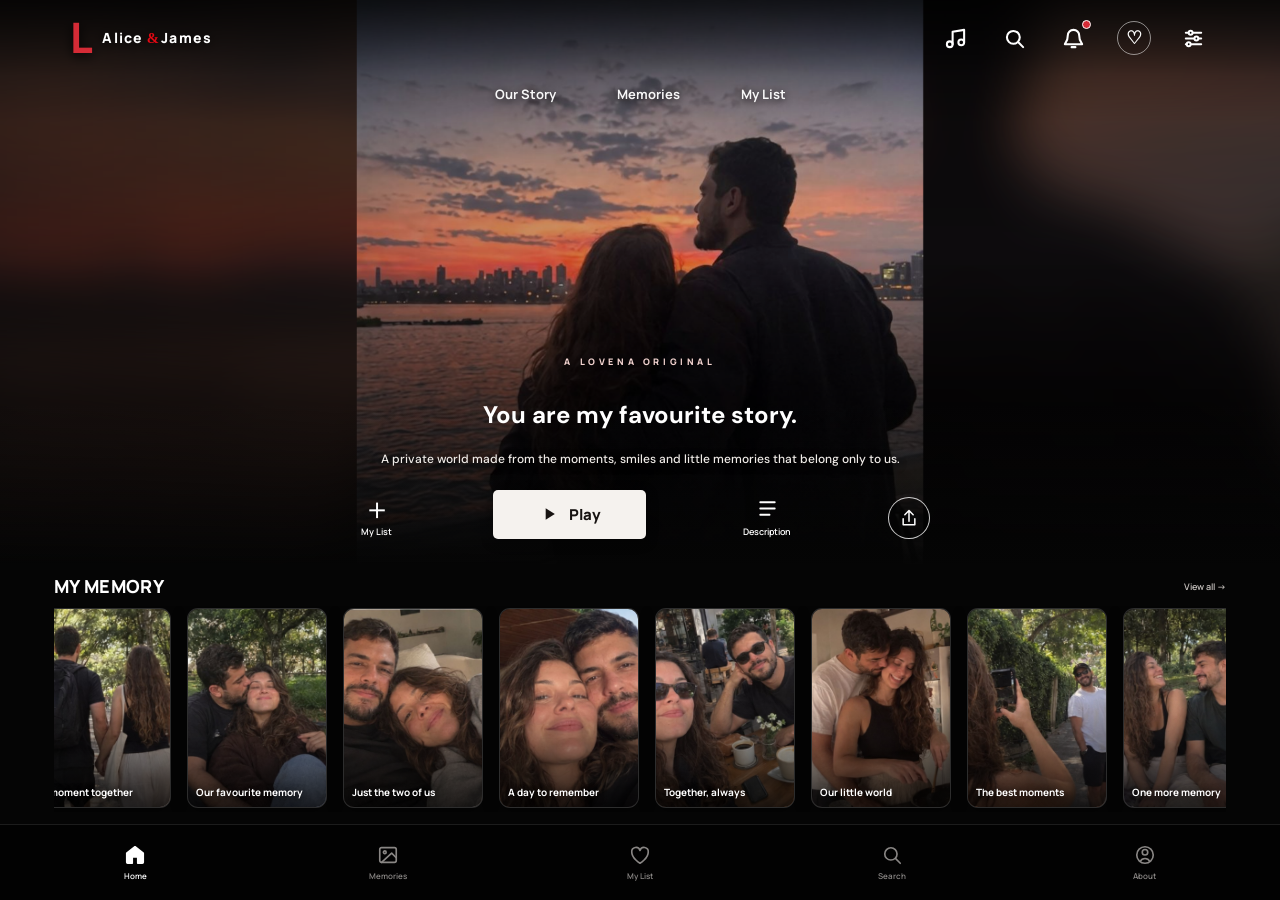
<file: experience-cinema.html>
<!doctype html>
<html lang="en">
<head>
  <meta charset="utf-8">
  <meta name="viewport" content="width=device-width, initial-scale=1, viewport-fit=cover">
  <meta name="theme-color" content="#050505">
  <meta name="description" content="A private world made from your favorite memories.">
  <title>Our Story — Lovena</title>
  <link rel="preconnect" href="https://fonts.googleapis.com">
  <link rel="preconnect" href="https://fonts.gstatic.com" crossorigin>
  <link href="https://fonts.googleapis.com/css2?family=DM+Sans:wght@400;500;600;700;800&family=Manrope:wght@400;500;600;700;800&display=swap" rel="stylesheet">
  <style>
    :root{
      color-scheme:dark;
      --bg:#050505;--panel:#111;--panel2:#191919;--white:#fff;--muted:#aaa;
      --soft:#e7e3df;--accent:#d52b36;--line:rgba(255,255,255,.12);
      --nav-h:76px;--shelf-h:clamp(164px,29svh,260px);
    }
    *{box-sizing:border-box}
    html{scroll-behavior:smooth;background:var(--bg)}
    body{margin:0;background:var(--bg);color:var(--white);font-family:"DM Sans",Arial,sans-serif;overflow-x:hidden;padding-bottom:calc(var(--nav-h) + env(safe-area-inset-bottom,0px))}
    button,a,input{font:inherit}
    button{color:inherit}
    a{color:inherit;text-decoration:none}
    button:focus-visible,a:focus-visible,input:focus-visible{outline:2px solid #f0a4a9;outline-offset:3px}
    [hidden]{display:none!important}
    .hero{
      position:relative;isolation:isolate;min-height:680px;height:76svh;max-height:980px;
      overflow:hidden;background:#16100e;display:flex;align-items:flex-end
    }
    .hero-backdrop{position:absolute;z-index:0;inset:0;overflow:hidden;background:#16100e;transform:scale(1.015)}
    .hero-backdrop img{position:absolute;inset:0;display:block;width:100%;height:100%;object-fit:cover}
    .hero-backdrop .hero-photo-fill{z-index:0;object-fit:cover;filter:blur(24px) brightness(.48);transform:scale(1.12);opacity:.78;pointer-events:none}
    .hero-backdrop #heroPhoto{z-index:1;object-fit:contain;object-position:center;transform-origin:center center;will-change:transform}
    .hero-backdrop:after{content:"";position:absolute;z-index:2;inset:0;pointer-events:none;background:
      linear-gradient(180deg,rgba(0,0,0,.64) 0%,rgba(0,0,0,.14) 22%,rgba(0,0,0,.05) 46%,rgba(0,0,0,.55) 71%,#050505 100%),
      linear-gradient(90deg,rgba(0,0,0,.34),transparent 72%)}
    .topbar{
      position:absolute;z-index:5;left:0;right:0;top:0;min-height:76px;padding:19px clamp(19px,5.5vw,78px);
      display:flex;align-items:center;justify-content:space-between;gap:16px;
      background:linear-gradient(180deg,rgba(0,0,0,.58),transparent)
    }
    .brand{display:inline-flex;align-items:center;gap:9px;min-width:0}
    .brand-mark{font-family:Manrope,sans-serif;font-weight:800;font-size:42px;line-height:.8;letter-spacing:-7px;color:var(--accent);padding-right:7px;text-shadow:0 2px 12px #000}
    .brand-name{display:inline-flex;align-items:center;gap:.22em;white-space:nowrap;font:900 14px/1 Manrope,sans-serif;letter-spacing:1.25px;color:#fff;text-shadow:0 2px 12px #000}
    .brand-name .name-ampersand{color:#e50914;font:600 1.05em/1 Georgia,serif;letter-spacing:-.06em}
    .top-actions{display:flex;align-items:center;gap:clamp(12px,2.4vw,27px)}
    .icon-btn{
      position:relative;display:grid;place-items:center;width:32px;height:36px;padding:0;border:0;background:transparent;color:#fff;cursor:pointer
    }
    .icon-btn svg{width:23px;height:23px;fill:none;stroke:currentColor;stroke-width:2.15;stroke-linecap:round;stroke-linejoin:round}
    .notification-dot{position:absolute;top:0;right:-1px;width:9px;height:9px;border-radius:50%;background:var(--accent);border:1.5px solid #fff}
    .avatar-btn{display:grid;place-items:center;width:34px;height:34px;border:1px solid rgba(255,255,255,.52);border-radius:50%;background:transparent;box-shadow:none;cursor:pointer}
    .avatar-btn span{font:600 18px/1 Georgia,serif}
    .category-nav{
      position:absolute;z-index:4;top:86px;left:50%;transform:translateX(-50%);display:flex;align-items:center;justify-content:center;
      gap:clamp(24px,6vw,61px);width:max-content;max-width:calc(100% - 30px);
      color:#fff;font:700 13px/1.3 Manrope,sans-serif;text-shadow:0 2px 9px #000
    }
    .category-nav a{white-space:nowrap;opacity:.95;transition:opacity .2s}
    .category-nav a:hover{opacity:.7}
    .hero-copy{
      position:relative;z-index:2;width:min(720px,calc(100% - 42px));margin:0 auto 27px;
      display:flex;flex-direction:column;align-items:center;text-align:center
    }
    .eyebrow{margin:0 0 10px;color:#f3d4d0;font:800 9px/1.4 Manrope,sans-serif;letter-spacing:3.6px;text-transform:uppercase;text-shadow:0 2px 10px #000}
    .hero-description{max-width:550px;margin:0;color:#f0ece8;font:500 12px/1.6 "DM Sans",sans-serif;text-shadow:0 2px 10px #000}
    .hero-controls{width:min(580px,100%);display:flex;justify-content:space-between;align-items:flex-end;gap:13px;margin:21px auto 0}
    .action-stack{min-width:52px;display:flex;flex-direction:column;align-items:center;gap:5px;border:0;background:transparent;cursor:pointer}
    .action-symbol{display:grid;place-items:center;width:28px;height:28px;font:300 30px/1 Arial,sans-serif}
    .action-symbol svg{width:25px;height:25px;fill:none;stroke:currentColor;stroke-width:1.7;stroke-linecap:round;stroke-linejoin:round}
    .action-label{font:600 9px/1.2 Manrope,sans-serif;color:#fff;white-space:nowrap}
    .action-stack.is-saved .action-symbol{color:#f1a9a9}
    .play-button{
      min-width:153px;height:49px;display:inline-flex;align-items:center;justify-content:center;gap:10px;
      border:0;border-radius:5px;padding:0 22px;background:#f5f2ee;color:#171311;
      box-shadow:0 3px 12px #0006;font:800 15px/1 Manrope,sans-serif;cursor:pointer;transition:transform .18s,background .18s
    }
    .play-button:hover{transform:translateY(-2px);background:#fff}
    .play-button svg{width:20px;height:20px;fill:currentColor}
    .soundless-action{display:grid;place-items:center;width:42px;height:42px;padding:0;border:1px solid rgba(255,255,255,.8);border-radius:50%;background:#0004;color:#fff;cursor:pointer}
    .soundless-action svg{width:20px;height:20px;fill:none;stroke:currentColor;stroke-width:1.8;stroke-linecap:round;stroke-linejoin:round}
    .music-player-panel{position:relative;z-index:4;flex:0 0 92px;width:92px;height:64px;align-self:flex-end;overflow:hidden;padding:3px;border:1px solid rgba(255,255,255,.34);border-radius:7px;background:rgba(12,12,12,.92);color:#fff;box-shadow:0 3px 12px #0008;backdrop-filter:blur(8px)}
    .music-player-panel[hidden]{display:none!important}
    .music-player-head{position:absolute;z-index:5;top:2px;right:2px;display:flex;align-items:center;justify-content:flex-end;width:100%;height:13px;margin:0;pointer-events:none}
    .music-player-heading{display:none}
    .music-player-close{pointer-events:auto;flex:0 0 13px;width:13px;height:13px;padding:0;border:1px solid #ffffff50;border-radius:50%;background:#121212d9;color:#fff;font:400 10px/1 Arial,sans-serif;cursor:pointer}
    .music-player-content{position:absolute;inset:3px;overflow:hidden;border-radius:4px;background:#171717;pointer-events:auto;touch-action:manipulation}
    .music-player-content iframe{display:block;width:100%;height:100%;border:0;border-radius:4px;background:#171717;pointer-events:auto;touch-action:manipulation}
    .music-player-content iframe.is-youtube{height:100%}
    .music-player-content iframe.is-apple{height:100%}
    .music-player-content audio{display:block;width:100%;height:100%}
    .music-player-tap-play{position:absolute;z-index:4;inset:0;display:grid;place-items:center;width:100%;height:100%;padding:0;border:0;border-radius:4px;background:linear-gradient(0deg,rgba(0,0,0,.24),rgba(0,0,0,.10));color:#fff;cursor:pointer;-webkit-tap-highlight-color:transparent;touch-action:manipulation}
    .music-player-tap-play svg{width:18px;height:18px;padding:6px;border-radius:50%;background:rgba(0,0,0,.58);fill:currentColor;pointer-events:none;filter:drop-shadow(0 1px 2px #000)}
    .music-player-tap-play:active{background:rgba(0,0,0,.38)}
    .music-player-tap-play[hidden]{display:none!important}
    .music-player-note{display:none}
    .icon-btn.is-music-open{color:#ff7b83}
    @media(max-width:650px){
      .hero-controls{gap:5px}
      .action-stack{min-width:34px}
      .play-button{min-width:106px;padding:0 10px}
      .soundless-action{width:36px;height:36px}
      .music-player-panel{flex-basis:74px;width:74px;height:56px;padding:2px}
      .music-player-content{inset:2px}
    }
    @media(max-width:380px){
      .hero-controls{gap:3px}
      .action-stack{min-width:30px}
      .play-button{min-width:92px;padding:0 8px}
      .soundless-action{width:32px;height:32px}
      .music-player-panel{flex-basis:66px;width:66px;height:51px}
    }
    .shelf{position:relative;z-index:2;padding:18px clamp(17px,5.3vw,76px) 27px;background:#050505}
    .shelf-inner{max-width:1500px;margin:0 auto}
    .shelf-heading{display:flex;align-items:center;justify-content:space-between;gap:14px;margin:0 0 13px}
    .shelf-heading h2{margin:0;color:#fff;font:800 18px/1.2 Manrope,sans-serif;letter-spacing:.35px;text-transform:uppercase}
    .shelf-heading p{display:none}
    .shelf-more{padding:6px 0;border:0;background:transparent;color:#c8c3bf;font:600 9px/1.2 Manrope,sans-serif;cursor:pointer;white-space:nowrap}
    .rail-wrap{position:relative}
    .rail{
      display:flex;flex-flow:row nowrap;align-items:stretch;gap:12px;width:100%;
      overflow-x:auto;overflow-y:hidden;padding:3px 2px 10px;scrollbar-width:none;overscroll-behavior-x:contain
    }
    .rail::-webkit-scrollbar{display:none}
    .memory-card{
      position:relative;isolation:isolate;flex:0 0 clamp(128px,16vw,202px);width:clamp(128px,16vw,202px);
      aspect-ratio:.77;overflow:hidden;padding:0;border:1px solid rgba(255,255,255,.09);border-radius:11px;
      background:#181818;box-shadow:0 5px 16px #0006;cursor:pointer;transform:translateZ(0);transition:transform .2s,box-shadow .2s
    }
    .memory-card:hover{transform:translateY(-3px);box-shadow:0 12px 25px #0009}
    .memory-image{position:absolute;inset:0;display:block;width:100%;height:100%;object-fit:cover;object-position:center;background:#26201f;transition:transform .45s}
    .memory-card:hover .memory-image{transform:scale(1.035)}
    .memory-card:after{content:"";position:absolute;z-index:1;inset:45% 0 0;background:linear-gradient(180deg,transparent,rgba(0,0,0,.82))}
    .memory-caption{position:absolute;z-index:2;left:0;right:0;bottom:0;padding:27px 10px 11px;text-align:left;color:#fff;font:700 10px/1.35 Manrope,sans-serif;text-shadow:0 2px 9px #000}
    .memory-save{position:absolute;z-index:3;right:7px;top:7px;width:29px;height:29px;display:grid;place-items:center;border:1px solid #ffffff80;border-radius:50%;background:#0008;color:#fff;cursor:pointer;opacity:0;transition:opacity .2s}
    .memory-card:hover .memory-save,.memory-save:focus-visible,.memory-save.is-saved{opacity:1}
    .memory-save svg{width:15px;height:15px;fill:none;stroke:currentColor;stroke-width:1.8}
    .memory-save.is-saved{color:#ffc5c5;background:#481d24}
    .empty-state{padding:23px 18px;border:1px dashed #ffffff27;border-radius:10px;color:#aaa;font-size:11px;line-height:1.6}
    .my-list-shelf{display:none}
    .my-list-shelf.is-visible{display:block}
    .site-footer{padding:10px 20px 24px;text-align:center;color:#666;font-size:9px;letter-spacing:.7px}
    .bottom-nav{
      position:fixed;z-index:50;left:0;right:0;bottom:0;min-height:var(--nav-h);
      display:grid;grid-template-columns:repeat(5,minmax(0,1fr));align-items:center;
      padding:7px max(9px,env(safe-area-inset-left)) calc(7px + env(safe-area-inset-bottom)) max(9px,env(safe-area-inset-right));
      border-top:1px solid rgba(255,255,255,.1);background:rgba(3,3,3,.97);backdrop-filter:blur(12px)
    }
    .bottom-nav button{height:58px;min-width:0;display:flex;flex-direction:column;align-items:center;justify-content:center;gap:5px;padding:3px 1px;border:0;background:transparent;color:#898684;cursor:pointer;font:600 8px/1.2 Manrope,sans-serif;white-space:nowrap}
    .bottom-nav button svg{width:22px;height:22px;fill:none;stroke:currentColor;stroke-width:1.8;stroke-linecap:round;stroke-linejoin:round}
    .bottom-nav button[aria-current="page"]{color:#fff}
    .bottom-nav button[aria-current="page"] svg{fill:currentColor}
    .overlay{position:fixed;z-index:100;inset:0;display:flex;align-items:center;justify-content:center;padding:18px;background:rgba(0,0,0,.88);backdrop-filter:blur(10px)}
    .dialog-panel{position:relative;width:min(650px,100%);max-height:min(86svh,800px);overflow:auto;padding:26px;border:1px solid #ffffff20;border-radius:13px;background:#111;box-shadow:0 25px 80px #000}
    .dialog-close{position:absolute;right:13px;top:12px;width:36px;height:36px;border:1px solid #ffffff33;border-radius:50%;background:#222;color:#fff;font-size:23px;cursor:pointer}
    .dialog-kicker{margin:0 0 10px;color:#d99d95;font:800 9px/1.3 Manrope,sans-serif;letter-spacing:2px;text-transform:uppercase}
    .dialog-title{margin:0 44px 13px 0;font:800 clamp(22px,4vw,32px)/1.1 Manrope,sans-serif}
    .dialog-copy{margin:0;color:#d1cac5;font-size:13px;line-height:1.7;white-space:pre-line}
    .dialog-copy[hidden]{display:none}
    .overlay.is-description{padding:0;background:#000;backdrop-filter:none}
    .overlay.is-description .dialog-panel{display:flex;flex-direction:column;justify-content:center;width:100%;height:100%;max-height:none;overflow-y:auto;padding:clamp(76px,11vh,112px) clamp(24px,11vw,160px) clamp(36px,7vh,72px);border:0;border-radius:0;background:#000;box-shadow:none}
    .overlay.is-description .dialog-close{position:fixed;top:max(18px,env(safe-area-inset-top));right:max(18px,env(safe-area-inset-right));z-index:3;border-color:#ffffff55;background:#111;color:#fff}
    .overlay.is-description .dialog-kicker{color:#fff;letter-spacing:2.5px}
    .overlay.is-description .dialog-title{max-width:820px;margin:0 44px 22px 0;color:#fff;font:700 clamp(27px,4.4vw,42px)/1.16 Manrope,sans-serif;letter-spacing:-.7px}
    .description-content{width:100%;max-width:820px;margin:0;color:#fff}
    .description-body{color:#fff;font:400 clamp(14px,1.35vw,17px)/1.9 "DM Sans",Arial,sans-serif;white-space:pre-line}
    .description-body p{margin:0 0 17px;color:#fff}
    .description-body p:last-child{margin-bottom:0}
    .description-closing{margin:28px 0 7px;color:#fff;font:500 14px/1.7 "DM Sans",Arial,sans-serif}
    .description-signature{margin:0;color:#fff;font:700 17px/1.5 Manrope,sans-serif}
    @media(max-width:650px){.overlay.is-description .dialog-panel{padding:76px 24px 34px}.overlay.is-description .dialog-title{font-size:27px}.description-body{font-size:14px;line-height:1.8}}

    .search-input{width:100%;height:47px;margin:7px 0 14px;padding:0 14px;border:1px solid #ffffff2c;border-radius:7px;background:#080808;color:#fff;font-size:13px}
    .slideshow{position:fixed;z-index:120;inset:0;display:flex;align-items:center;justify-content:center;padding:24px;background:rgba(0,0,0,.96)}
    .slide-frame{position:relative;width:min(900px,100%);height:min(78svh,760px);display:flex;align-items:center;justify-content:center}
    .slide-image{position:absolute;inset:0;background:#111 center/contain no-repeat}
    .slide-gradient{position:absolute;left:0;right:0;bottom:0;height:35%;background:linear-gradient(transparent,#000b)}
    .slide-caption{position:absolute;left:20px;right:20px;bottom:23px;text-align:center;font:800 clamp(17px,3vw,25px)/1.2 Manrope,sans-serif;text-shadow:0 2px 10px #000}
    .slide-control{position:absolute;z-index:4;top:50%;transform:translateY(-50%);width:43px;height:43px;border:1px solid #fff8;border-radius:50%;background:#0008;color:#fff;font-size:27px;cursor:pointer}
    .slide-prev{left:0}.slide-next{right:0}
    .slide-close{position:absolute;z-index:5;top:13px;right:13px;width:42px;height:42px;border:1px solid #ffffff77;border-radius:50%;background:#111;color:#fff;font-size:24px;cursor:pointer}
    .slide-counter{position:absolute;z-index:4;top:24px;left:20px;color:#ddd;font:600 10px/1.2 Manrope,sans-serif}
    .toast{position:fixed;z-index:150;left:50%;bottom:calc(var(--nav-h) + 15px);transform:translate(-50%,12px);max-width:calc(100% - 32px);padding:11px 16px;border:1px solid #ffffff22;border-radius:999px;background:#222;color:#fff;font-size:11px;opacity:0;pointer-events:none;transition:opacity .2s,transform .2s}
    .toast.is-visible{opacity:1;transform:translate(-50%,0)}
    #cinemaEditorTrigger{position:fixed;z-index:180;left:14px;bottom:calc(var(--nav-h) + 13px + env(safe-area-inset-bottom));display:none;align-items:center;gap:8px;min-height:42px;padding:10px 14px;border:1px solid #ffffff35;border-radius:999px;background:#171717ee;color:#fff;font:700 11px Manrope,sans-serif;box-shadow:0 8px 24px #0008;cursor:pointer}
    #cinemaEditorTrigger svg{width:16px;height:16px;fill:none;stroke:currentColor;stroke-width:1.8;stroke-linecap:round;stroke-linejoin:round}
    body.cinema-edit-mode #cinemaEditorTrigger,body.cinema-preview-mode #cinemaEditorTrigger{display:flex}
    body.cinema-preview-mode #cinemaEditorTrigger{border-color:rgba(229,9,20,.8);background:#3b0c10f2}
    #cinemaEditHint{position:fixed;z-index:170;right:14px;bottom:calc(var(--nav-h) + 13px + env(safe-area-inset-bottom,0px));left:auto;top:auto;transform:none;width:max-content;max-width:min(190px,calc(100% - 145px));display:none;align-items:center;gap:7px;padding:7px 8px;border:1px solid rgba(229,9,20,.88);border-radius:9px;background:rgba(70,8,13,.94);color:#fff;box-shadow:0 4px 15px rgba(229,9,20,.24);backdrop-filter:blur(8px);font:600 9px/1.3 Manrope,sans-serif;text-align:left;pointer-events:auto}
    body.cinema-edit-mode #cinemaEditHint{display:flex}
    #cinemaEditHint .ce-hint-icon{display:grid;place-items:center;flex:0 0 19px;width:19px;height:19px;border-radius:50%;background:#e50914;color:#fff;box-shadow:0 0 0 2px rgba(229,9,20,.18)}
    #cinemaEditHint .ce-hint-icon svg{width:11px;height:11px;fill:none;stroke:currentColor;stroke-width:2;stroke-linecap:round;stroke-linejoin:round}
    #cinemaEditHint .ce-hint-copy{min-width:0}
    #cinemaEditHint .ce-hint-close{display:grid;place-items:center;flex:0 0 18px;width:18px;height:18px;margin-left:1px;border:0;border-radius:50%;background:transparent;color:rgba(255,255,255,.72);font:400 15px/1 Arial,sans-serif;cursor:pointer}
    #cinemaEditHint[hidden]{display:none!important}
    @media(max-width:650px){#cinemaEditHint{right:10px;bottom:calc(var(--nav-h) + 10px + env(safe-area-inset-bottom,0px));max-width:min(175px,calc(100% - 132px));gap:6px;padding:6px 7px;font-size:8px}}
    #cinemaEditorBackdrop{position:fixed;z-index:190;inset:0;background:#0009;backdrop-filter:blur(4px)}
    #cinemaEditor{position:fixed;z-index:191;inset:0 0 0 auto;width:min(480px,100vw);height:100vh;height:100dvh;display:flex;flex-direction:column;overflow:hidden;background:#f5f1ed;color:#25211f;box-shadow:-18px 0 55px #0007;transform:translateX(102%);transition:transform .25s ease;font-family:"DM Sans",Arial,sans-serif}
    #cinemaEditor.is-open{transform:translateX(0)}
    #cinemaEditor[hidden],#cinemaEditorBackdrop[hidden]{display:none!important}
    .ce-head{position:relative;display:flex;gap:12px;justify-content:space-between;padding:20px 66px 17px 20px;background:#101010;color:#fff}
    .ce-kicker{margin:0 0 6px;color:#e50914;font:800 9px Manrope,sans-serif;letter-spacing:2px}
    .ce-head h2{margin:0;font:800 22px/1.2 Manrope,sans-serif}
    .ce-head p{margin:7px 0 0;color:#c6c2bf;font-size:10px;line-height:1.5}
    .ce-close{position:absolute;right:13px;top:12px;width:42px;height:42px;border:1px solid #ffffff55;border-radius:50%;background:#222;color:#fff;font-size:26px;cursor:pointer}
    .ce-scroll{flex:1;min-height:0;overflow:auto;padding:14px 15px 20px}
    .ce-section{margin:0 0 11px;border:1px solid #ddd8d3;border-radius:10px;background:#fff;overflow:hidden}
    .ce-section summary{padding:14px 15px;list-style:none;color:#24211f;font:800 11px Manrope,sans-serif;cursor:pointer}
    .ce-section summary::-webkit-details-marker{display:none}
    .ce-fields{display:grid;gap:10px;padding:0 14px 15px}
    .ce-field{display:grid;gap:5px}
    .ce-field label{color:#4d4844;font:700 10px Manrope,sans-serif}
    .ce-field input:not([type=file]),.ce-field textarea,.ce-field select{width:100%;min-height:39px;padding:9px 10px;border:1px solid #d9d3cd;border-radius:7px;background:#fff;color:#262220;font:12px/1.5 "DM Sans",Arial,sans-serif}
    .ce-field textarea{min-height:90px;resize:vertical}
    .ce-help{color:#817a74;font-size:9px;line-height:1.5}
    .ce-photo-row{display:grid;grid-template-columns:52px minmax(0,1fr) auto;gap:8px;align-items:start;padding:9px 0;border-bottom:1px solid #eee9e4}
    .ce-photo-row:last-child{border-bottom:0}
    .ce-photo-row img{width:52px;height:62px;object-fit:cover;border-radius:6px;background:#222}
    .ce-photo-fields{display:grid;gap:6px;min-width:0}
    .ce-photo-fields input,.ce-photo-fields textarea{width:100%;min-width:0;padding:7px;border:1px solid #ddd6d0;border-radius:6px;font:10px/1.4 "DM Sans",Arial,sans-serif}
    .ce-photo-fields textarea{min-height:46px;resize:vertical}
    .ce-mini,.ce-button{border:1px solid #d5d0ca;border-radius:7px;padding:8px 10px;background:#fff;color:#302c29;font:700 9px Manrope,sans-serif;cursor:pointer}
    .ce-mini.danger{color:#a33a31;border-color:#e2c3bf}
    .ce-add{width:100%;border-style:dashed;margin-top:8px}
    .ce-actions{display:grid;gap:8px;padding:11px 14px calc(12px + env(safe-area-inset-bottom));border-top:1px solid #ddd8d3;background:#fff}
    .ce-status{min-height:15px;color:#69625c;text-align:center;font-size:9px}
    .ce-photo-row.is-selected{margin-inline:-6px;padding-inline:6px;border-radius:7px;background:#fff0e9;outline:2px solid #e50914}
    .ce-hero-crop{display:grid;gap:10px;margin-top:12px;padding:11px;border:1px solid #e8e0da;border-radius:9px;background:#faf8f6}
    .ce-hero-crop-title{display:flex;justify-content:space-between;align-items:center;gap:8px;color:#39332e;font:800 10px Manrope,sans-serif}
    .ce-hero-crop-title small{color:#8a8179;font:500 9px "DM Sans",sans-serif}
    .ce-hero-crop-preview{position:relative;width:100%;aspect-ratio:16/9;overflow:hidden;border-radius:7px;background:#1d1715;touch-action:none;cursor:grab;user-select:none}
    .ce-hero-crop-preview:active{cursor:grabbing}
    @media(max-width:650px){.ce-hero-crop-preview{aspect-ratio:4/5}}
    .ce-hero-crop-preview img{position:absolute;inset:0;display:block;width:100%;height:100%;object-fit:cover;pointer-events:none}
    .ce-hero-crop-preview .ce-crop-fill{z-index:0;filter:blur(15px) brightness(.48);transform:scale(1.12)}
    .ce-hero-crop-preview #ceHeroCropImage{z-index:1;object-fit:contain;object-position:center;transform-origin:center center;will-change:transform}
    .ce-hero-crop-guide{position:absolute;z-index:2;inset:0;pointer-events:none;opacity:.5;background:linear-gradient(90deg,transparent 33.1%,#fff8 33.3%,transparent 33.5%,transparent 66.4%,#fff8 66.6%,transparent 66.8%),linear-gradient(0deg,transparent 33.1%,#fff8 33.3%,transparent 33.5%,transparent 66.4%,#fff8 66.6%,transparent 66.8%)}
    .ce-crop-control{display:grid;grid-template-columns:1fr auto;gap:4px 10px;align-items:center}
    .ce-crop-control label{color:#514942;font:700 9px Manrope,sans-serif}
    .ce-crop-control output{color:#82776e;font:600 9px Manrope,sans-serif;min-width:36px;text-align:right}
    .ce-crop-control input[type=range]{grid-column:1/-1;width:100%;height:22px;margin:0;accent-color:#b32631;cursor:pointer}
    .ce-crop-reset{justify-self:start;border:1px solid #d9d1ca;border-radius:6px;padding:7px 9px;background:#fff;color:#39332e;font:700 9px Manrope,sans-serif;cursor:pointer}
    .ce-editable-target{cursor:pointer}
    body.cinema-edit-mode .ce-editable-target:hover{outline:1px dashed rgba(229,9,20,.85);outline-offset:3px}
    .ce-two{display:grid;grid-template-columns:1fr 1fr;gap:8px}
    .ce-button.primary{background:#111;color:#fff;border-color:#111}
    .ce-button.accent{background:#e50914;color:#fff;border-color:#e50914}
    .ce-button:disabled{opacity:.55;cursor:wait}
    @media(max-width:650px){#cinemaEditor{width:100vw}.ce-head{padding:18px 65px 15px 16px}.ce-scroll{padding:12px}.ce-actions{padding:10px 12px calc(12px + env(safe-area-inset-bottom))}.ce-photo-row{grid-template-columns:46px minmax(0,1fr) auto;gap:6px}.ce-photo-row img{width:46px;height:58px}}
    @media(min-width:1000px){
      .hero{height:80svh;min-height:700px}
      .hero-copy{margin-bottom:35px}
      .shelf{padding-top:22px;padding-bottom:31px}
      .rail{gap:16px}
    }
    @media(max-width:650px){
      :root{--nav-h:70px}
      .hero{height:74svh;min-height:600px;max-height:840px}
      .topbar{min-height:66px;padding:16px 17px}
      .brand-mark{font-size:36px}
      .brand-name{font-size:11px;letter-spacing:.75px;gap:.16em}
      .top-actions{gap:11px}
      .icon-btn{width:27px;height:32px}
      .icon-btn svg{width:20px;height:20px}
      .avatar-btn{width:30px;height:30px}
      .category-nav{top:76px;gap:clamp(20px,7vw,42px);font-size:12px}
      .hero-copy{width:calc(100% - 28px);margin-bottom:19px}
      .eyebrow{font-size:8px;letter-spacing:2.8px;margin-bottom:8px}
      .hero-description{max-width:390px;font-size:10px;line-height:1.5}
      .hero-controls{width:100%;gap:7px;margin-top:14px}
      .play-button{min-width:125px;height:45px;padding:0 15px;font-size:13px}
      .play-button svg{width:18px;height:18px}
      .action-stack{min-width:38px;gap:4px}
      .action-symbol{width:24px;height:25px;font-size:27px}
      .action-label{font-size:8px}
      .soundless-action{width:36px;height:36px}
      .shelf{padding:15px 14px 22px}
      .shelf-heading{margin-bottom:10px}
      .shelf-heading h2{font-size:16px}
      .rail{gap:10px}
      .memory-card{flex-basis:clamp(116px,27vw,165px);width:clamp(116px,27vw,165px);border-radius:9px}
      .memory-caption{font-size:9px;padding:22px 8px 9px}
      .memory-save{opacity:1;width:26px;height:26px}
      .bottom-nav button{height:54px;font-size:7.5px}
      .bottom-nav button svg{width:21px;height:21px}
      .dialog-panel{padding:23px 18px}
      .slide-frame{height:76svh}
    }
    @media(max-width:365px){
      .top-actions{gap:7px}
      .brand-name{font-size:11px}
      .category-nav{gap:17px;font-size:11px}
      .hero-controls{gap:4px}
      .play-button{min-width:108px;padding:0 10px}
      .action-label{font-size:7px}
    }
    @media(prefers-reduced-motion:reduce){
      html{scroll-behavior:auto}
      *,*:before,*:after{transition-duration:.01ms!important;animation-duration:.01ms!important}
    }
    @media(max-width:650px){
      #home .hero-controls{gap:5px}
      #home .action-stack{min-width:34px}
      #home .play-button{min-width:106px;padding:0 10px}
      #home .music-player-panel{flex-basis:74px;width:74px;height:56px}
      #home .soundless-action{width:36px;height:36px}
    }
    @media(max-width:365px){
      #home .hero-controls{gap:3px}
      #home .action-stack{min-width:30px}
      #home .play-button{min-width:92px;padding:0 8px}
      #home .music-player-panel{flex-basis:66px;width:66px;height:51px}
      #home .soundless-action{width:32px;height:32px}
      #home .action-label{font-size:7px}
    }
  </style>
<style id="lovena-one-screen-layout">
  html,body{width:100%;height:100%;min-height:0;overflow:hidden!important}
  body{padding:0!important;margin:0!important}
  #app{
    display:grid!important;
    grid-template-columns:minmax(0,1fr)!important;
    grid-template-rows:minmax(0,1fr) var(--shelf-h)!important;
    width:100%;height:calc(100svh - var(--nav-h));height:calc(100dvh - var(--nav-h));
    min-height:0;overflow:hidden!important
  }
  #home.hero{
    grid-row:1;grid-column:1;width:100%;height:100%!important;min-height:0!important;max-height:none!important;
    overflow:hidden!important
  }
  #memories.shelf{
    grid-row:2;grid-column:1;width:100%;height:var(--shelf-h)!important;min-height:0!important;
    padding:12px clamp(14px,4.2vw,60px) 12px!important;overflow:hidden!important
  }
  #memories .shelf-inner{height:100%;min-height:0;display:flex;flex-direction:column;overflow:hidden}
  #memories .shelf-heading{flex:0 0 22px;height:22px;min-height:22px;margin:0 0 8px!important}
  #memories .shelf-heading h2{font-size:clamp(14px,1.5vw,18px)!important}
  #memories .rail-wrap{flex:1 1 auto;height:auto;min-height:0;overflow:hidden}
  #memories .rail{
    width:100%;height:100%;min-height:0;align-items:stretch;
    gap:clamp(9px,1.25vw,16px);padding:2px 2px 4px!important;
    overflow-x:auto;overflow-y:hidden
  }
  #memories .memory-card{
    flex:0 0 clamp(92px,calc((var(--shelf-h) - 60px)*.70),170px);
    width:clamp(92px,calc((var(--shelf-h) - 60px)*.70),170px);
    height:calc(var(--shelf-h) - 60px);min-height:0;aspect-ratio:auto
  }
  #memories .memory-caption{font-size:clamp(8px,.8vw,10px);padding:22px 8px 8px}
  .site-footer{display:none!important}
  .my-list-shelf,.my-list-shelf.is-visible{display:none!important}
  .bottom-nav{z-index:60;min-height:var(--nav-h);max-height:var(--nav-h)}
  .hero-copy{margin-bottom:clamp(12px,2.8svh,28px)!important}
  @media(max-width:650px){
    :root{--nav-h:70px;--shelf-h:clamp(154px,28svh,220px)}
    #memories.shelf{padding:10px 13px 10px!important}
    #memories .shelf-heading{flex-basis:20px;height:20px;min-height:20px;margin-bottom:7px!important}
    #memories .shelf-heading h2{font-size:15px!important}
    #memories .memory-card{
      flex-basis:clamp(91px,calc((var(--shelf-h) - 54px)*.70),145px);
      width:clamp(91px,calc((var(--shelf-h) - 54px)*.70),145px);
      height:calc(var(--shelf-h) - 54px)
    }
    #home .hero-copy{width:calc(100% - 28px);margin-bottom:12px!important}
    #home .hero-description{max-width:390px;font-size:10px;line-height:1.5}
    #home .hero-controls{margin-top:12px}
    #home .topbar{min-height:62px}
    #home .category-nav{top:72px}
    .bottom-nav{min-height:var(--nav-h);max-height:var(--nav-h)}
  }
  @media(max-height:650px){
    :root{--shelf-h:clamp(140px,25svh,166px)}
    #memories.shelf{padding-top:8px!important;padding-bottom:8px!important}
    #memories .shelf-heading{margin-bottom:5px!important}
    #memories .memory-card{height:calc(var(--shelf-h) - 48px);flex-basis:clamp(86px,calc((var(--shelf-h) - 48px)*.70),118px);width:clamp(86px,calc((var(--shelf-h) - 48px)*.70),118px)}
    #home .topbar{min-height:54px;padding-top:10px;padding-bottom:10px}
    #home .category-nav{top:62px;font-size:11px}
    #home .hero-copy{margin-bottom:8px!important}
    #home .eyebrow{margin-bottom:5px}
    #home .hero-description{font-size:9px;line-height:1.35}
    #home .hero-controls{margin-top:8px}
    #home .play-button{height:40px}
  }
</style>
</head>
<body>
  <main id="app">
    <section class="hero" id="home" aria-labelledby="heroTitle">
      <div class="hero-backdrop" id="heroBackdrop"><img class="hero-photo-fill" id="heroPhotoFill" src="./assets/lovena-experience-hero-hq.jpg" alt="" aria-hidden="true"><img id="heroPhoto" src="./assets/lovena-experience-hero-hq.jpg" alt="The Lovena couple" fetchpriority="high"></div>
      <header class="topbar">
        <a href="#home" class="brand" aria-label="Lovena home"><span class="brand-mark" aria-hidden="true">L</span><span class="brand-name" id="coupleName">Alice <span class="name-ampersand">&amp;</span> James</span></a>
        <div class="top-actions" aria-label="Quick actions">
          <button class="icon-btn" type="button" id="musicToggle" data-ce-field="ceMusicUrl" aria-label="Play music" title="Music" hidden><svg viewBox="0 0 24 24"><path d="M9 18V5l12-2v13"/><circle cx="6" cy="18" r="3"/><circle cx="18" cy="16" r="3"/></svg></button>
          <button class="icon-btn" type="button" data-command="search" aria-label="Search memories" title="Search"><svg viewBox="0 0 24 24"><circle cx="10.8" cy="10.8" r="6.7"/><path d="m16 16 5 5"/></svg></button>
          <button class="icon-btn" type="button" data-command="list" aria-label="Open My List" title="Discover"><svg viewBox="0 0 24 24"><path d="M18 9a6 6 0 0 0-12 0c0 7-3 7-3 9h18c0-2-3-2-3-9"/><path d="M10 21h4"/></svg><span class="notification-dot"></span></button>
          <button class="avatar-btn" type="button" data-command="profile" aria-label="About this story" title="About"><span>♡</span></button>
          <button class="icon-btn" type="button" data-command="filters" aria-label="Browse sections" title="Browse"><svg viewBox="0 0 24 24"><path d="M4 6h16M4 12h16M4 18h16"/><circle cx="9" cy="6" r="2" fill="#050505"/><circle cx="15" cy="12" r="2" fill="#050505"/><circle cx="7" cy="18" r="2" fill="#050505"/></svg></button>
        </div>
      </header>
      <nav class="category-nav" aria-label="Browse story">
        <a id="navStoryLabel" href="#" data-command="profile" data-ce-field="ceNavStory">Our Story</a>
        <a id="navMemoriesLabel" href="#memories" data-ce-field="ceNavMemories">Memories</a>
        <a id="navListLabel" href="#" data-command="list" data-ce-field="ceNavList">My List</a>
      </nav>
      <div class="hero-copy">
        <p class="eyebrow" id="heroEyebrow">A LOVENA ORIGINAL</p>
        <h1 id="heroTitle">You are my favourite story.</h1>
        <p class="hero-description" id="heroDescription">A world made of the moments, smiles and little memories that belong only to us.</p>
        <div class="hero-controls">
          <button class="action-stack" type="button" id="myListToggle" aria-pressed="false">
            <span class="action-symbol" id="myListIcon" aria-hidden="true">＋</span><span class="action-label" id="myListLabel" data-ce-field="ceActionMyList">My List</span>
          </button>
          <button class="play-button" type="button" id="playStory"><svg viewBox="0 0 24 24" aria-hidden="true"><path d="m8 5 11 7-11 7Z"/></svg><span id="playLabel" data-ce-field="ceActionPlay">Play</span></button>
          <aside class="music-player-panel" id="musicPlayerPanel" hidden aria-label="Music player">
    <div class="music-player-head">
      <div class="music-player-heading"><small>LOVENA SOUNDTRACK</small><strong id="musicPlayerTitle">Our song</strong></div>
      <button class="music-player-close" id="musicPlayerClose" type="button" aria-label="Close music player">×</button>
    </div>
    <div class="music-player-content" id="musicPlayerContent"></div>
    <p class="music-player-note" id="musicPlayerNote"></p>
  </aside>
          <button class="action-stack" type="button" data-command="description" aria-label="Open description" title="Description">
            <span class="action-symbol" aria-hidden="true"><svg viewBox="0 0 24 24"><path d="M5 6h14M5 12h14M5 18h9"/></svg></span><span class="action-label" id="descriptionLabel" data-ce-field="ceActionDescription">Description</span>
          </button>
          <button class="soundless-action" type="button" data-command="share" aria-label="Share this story" title="Share"><svg viewBox="0 0 24 24"><path d="M12 16V3m-5 5 5-5 5 5"/><path d="M5 13v7h14v-7"/></svg></button>
        </div>
      </div>
    </section>

    <section class="shelf" id="memories" aria-labelledby="memoriesTitle">
      <div class="shelf-inner">
        <div class="shelf-heading"><h2 id="memoriesTitle">MY MEMORY</h2><button class="shelf-more" type="button" id="viewAllMemories"><span id="viewAllLabel" data-ce-field="ceViewAll">View all</span> <span aria-hidden="true">→</span></button></div>
        <div class="rail-wrap"><div class="rail" id="memoryRail" aria-label="Photo memories"></div></div>
      </div>
    </section>

    <section class="shelf my-list-shelf" id="my-list" aria-labelledby="myListTitle">
      <div class="shelf-inner">
        <div class="shelf-heading"><h2 id="myListTitle" data-ce-field="ceMyListHeading">MY LIST</h2></div>
        <div class="rail" id="savedRail"></div>
        <div class="empty-state" id="emptyList" data-ce-field="ceEmptyList">Save a memory with the plus button to keep it here.</div>
      </div>
    </section>

    <footer class="site-footer" data-ce-field="ceFooter">A PRIVATE WORLD, MADE WITH LOVE · LOVENA</footer>
  </main>

  <nav class="bottom-nav" aria-label="Main navigation">
    <button type="button" data-destination="home" aria-current="page"><svg viewBox="0 0 24 24"><path d="m3 10 9-7 9 7v10a1 1 0 0 1-1 1h-5v-7H9v7H4a1 1 0 0 1-1-1Z"/></svg><span id="bottomHomeLabel" data-ce-field="ceBottomHome">Home</span></button>
    <button type="button" data-destination="memories"><svg viewBox="0 0 24 24"><rect x="3" y="4" width="18" height="16" rx="2"/><circle cx="8.5" cy="9" r="1.5"/><path d="m21 15-5-5L5 20"/></svg><span id="bottomMemoriesLabel" data-ce-field="ceBottomMemories">Memories</span></button>
    <button type="button" data-destination="my-list"><svg viewBox="0 0 24 24"><path d="M12 21S3 15.6 3 8.6A4.6 4.6 0 0 1 12 7a4.6 4.6 0 0 1 9 1.6C21 15.6 12 21 12 21Z"/></svg><span id="bottomListLabel" data-ce-field="ceBottomList">My List</span></button>
    <button type="button" data-command="search"><svg viewBox="0 0 24 24"><circle cx="10.8" cy="10.8" r="6.7"/><path d="m16 16 5 5"/></svg><span id="bottomSearchLabel" data-ce-field="ceBottomSearch">Search</span></button>
    <button type="button" data-command="profile"><svg viewBox="0 0 24 24"><circle cx="12" cy="12" r="9"/><circle cx="12" cy="9" r="3"/><path d="M6.8 19a5.8 5.8 0 0 1 10.4 0"/></svg><span id="bottomAboutLabel" data-ce-field="ceBottomAbout">About</span></button>
  </nav>

  <section class="overlay" id="dialog" hidden aria-modal="true" role="dialog" aria-labelledby="dialogTitle">
    <div class="dialog-panel">
      <button class="dialog-close" type="button" data-close-dialog aria-label="Close">×</button>
      <p class="dialog-kicker" id="dialogKicker">LOVENA</p>
      <h2 class="dialog-title" id="dialogTitle">Our Story</h2>
      <p class="dialog-copy" id="dialogCopy"></p>
      <div id="dialogExtra"></div>
    </div>
  </section>

  <section class="slideshow" id="slideshow" hidden aria-label="Memory slideshow">
    <button class="slide-close" type="button" id="closeSlideshow" aria-label="Close slideshow">×</button>
    <div class="slide-frame">
      <span class="slide-counter" id="slideCounter"></span>
      <button class="slide-control slide-prev" type="button" id="prevSlide" aria-label="Previous memory">‹</button>
      <div class="slide-image" id="slideImage"></div><div class="slide-gradient"></div>
      <p class="slide-caption" id="slideCaption"></p>
      <button class="slide-control slide-next" type="button" id="nextSlide" aria-label="Next memory">›</button>
    </div>
  </section>
  
  <div class="toast" id="toast" role="status" aria-live="polite"></div>

  <aside id="cinemaEditHint" role="note" aria-live="polite">
    <span class="ce-hint-icon" aria-hidden="true"><svg viewBox="0 0 24 24"><path d="M5 12h14M13 6l6 6-6 6"/></svg></span>
    <span class="ce-hint-copy" id="cinemaEditHintText">Click anything on the page to edit it.</span>
    <button class="ce-hint-close" id="cinemaEditHintClose" type="button" aria-label="Dismiss editing tip">×</button>
  </aside>
  <button id="cinemaEditorTrigger" type="button" aria-controls="cinemaEditor" aria-expanded="false"><svg viewBox="0 0 24 24" aria-hidden="true"><path d="m14 5 5 5M4 20l4.5-1 11-11a2.1 2.1 0 0 0-3-3l-11 11L4 20Z"/></svg><span>Edit Experience</span></button>
  <div id="cinemaEditorBackdrop" hidden></div>
  <aside id="cinemaEditor" hidden aria-hidden="true" aria-label="Lovena Cinema editor">
    <header class="ce-head"><div><p class="ce-kicker">LOVENA CINEMA</p><h2>Personalize your story</h2><p>Change the couple's name, opening scene, description and photos. Your preview updates as you edit.</p></div><button class="ce-close" id="ceClose" type="button" aria-label="Close editor">×</button></header>
    <div class="ce-scroll">
      <details class="ce-section" open><summary>Couple & opening scene</summary><div class="ce-fields">
        <div class="ce-field"><label for="ceNames">Couple's names</label><input id="ceNames" maxlength="70"><small class="ce-help">Shown beside the Lovena mark.</small></div>
        <div class="ce-field"><label for="ceEyebrow">Small label above the title</label><input id="ceEyebrow" maxlength="80"></div>
        <div class="ce-field"><label for="ceTitle">Main title</label><input id="ceTitle" maxlength="120"></div>
        <div class="ce-field"><label for="ceIntro">Opening description</label><textarea id="ceIntro" maxlength="500"></textarea></div>
        <div class="ce-field"><label for="ceHeroFile">Cover photo</label><div style="display:flex;gap:9px;align-items:center"><img id="ceHeroPreview" alt="Cover preview" style="width:58px;height:50px;object-fit:cover;border-radius:6px;background:#222"><input id="ceHeroFile" type="file" accept="image/*"></div><button id="ceHeroReset" class="ce-mini" type="button">Restore original cover</button>
          <div class="ce-hero-crop" id="ceHeroCrop">
            <div class="ce-hero-crop-title"><span>Adjust photo framing</span><small>Drag the photo or use the controls</small></div>
            <small class="ce-help">The full photo is visible by default. Zoom out for close-up portraits; reposition it when zoomed in.</small>
            <div class="ce-hero-crop-preview" id="ceHeroCropPreview" role="application" aria-label="Drag photo to adjust its framing"><img id="ceHeroCropFill" class="ce-crop-fill" alt="" aria-hidden="true"><img id="ceHeroCropImage" alt="Live cover framing preview"><span class="ce-hero-crop-guide"></span></div>
            <div class="ce-crop-control"><label for="ceHeroX">Horizontal position</label><output id="ceHeroXValue">50%</output><input id="ceHeroX" type="range" min="0" max="100" step="1" value="50"></div>
            <div class="ce-crop-control"><label for="ceHeroY">Vertical position</label><output id="ceHeroYValue">43%</output><input id="ceHeroY" type="range" min="0" max="100" step="1" value="43"></div>
            <div class="ce-crop-control"><label for="ceHeroZoom">Zoom</label><output id="ceHeroZoomValue">100%</output><input id="ceHeroZoom" type="range" min="65" max="160" step="1" value="100"></div>
            <button class="ce-crop-reset" id="ceHeroFrameReset" type="button">Reset framing</button>
          </div>
        </div>
      </div></details>
      <details class="ce-section"><summary>Music</summary><div class="ce-fields">
        <div class="ce-field"><label for="ceMusicUrl">Song link</label><input id="ceMusicUrl" type="url" maxlength="500" placeholder="Paste a Spotify, Apple Music or YouTube Music link"><small class="ce-help">Add one song. It will play inside this page when someone taps the music button. Spotify and Apple Music may require pressing Play in their embedded player.</small></div>
        <button id="ceMusicTest" class="ce-mini" type="button">Test music</button>
      </div></details>
      <details class="ce-section"><summary>Description screen</summary><div class="ce-fields">
        <div class="ce-field"><label for="ceDescTitle">Description title</label><input id="ceDescTitle" maxlength="100"></div>
        <div class="ce-field"><label for="ceDescBody">Description text</label><textarea id="ceDescBody" maxlength="5000"></textarea></div>
        <div class="ce-field"><label for="ceDescEnding">Closing line</label><input id="ceDescEnding" maxlength="180"></div>
        <div class="ce-field"><label for="ceDescSign">Signature</label><input id="ceDescSign" maxlength="100"></div>
      </div></details>
      <details class="ce-section"><summary>Page text & navigation</summary><div class="ce-fields">
        <div class="ce-field"><label for="ceNavStory">Top menu · Our Story</label><input id="ceNavStory" maxlength="60"></div>
        <div class="ce-field"><label for="ceNavMemories">Top menu · Memories</label><input id="ceNavMemories" maxlength="60"></div>
        <div class="ce-field"><label for="ceNavList">Top menu · My List</label><input id="ceNavList" maxlength="60"></div>
        <div class="ce-field"><label for="ceActionMyList">Hero action · My List / Saved</label><input id="ceActionMyList" maxlength="60"></div>
        <div class="ce-field"><label for="ceActionPlay">Hero action · Play</label><input id="ceActionPlay" maxlength="60"></div>
        <div class="ce-field"><label for="ceActionDescription">Hero action · Description</label><input id="ceActionDescription" maxlength="60"></div>
        <div class="ce-field"><label for="ceViewAll">Gallery action · View all</label><input id="ceViewAll" maxlength="60"></div>
        <div class="ce-field"><label for="ceMyListHeading">My List section title</label><input id="ceMyListHeading" maxlength="60"></div>
        <div class="ce-field"><label for="ceEmptyList">My List empty message</label><textarea id="ceEmptyList" maxlength="240"></textarea></div>
        <div class="ce-field"><label for="ceNoPhotos">Empty gallery message</label><input id="ceNoPhotos" maxlength="180"></div>
        <div class="ce-field"><label for="ceFooter">Footer text</label><input id="ceFooter" maxlength="160"></div>
        <div class="ce-field"><label for="ceBottomHome">Bottom menu · Home</label><input id="ceBottomHome" maxlength="60"></div>
        <div class="ce-field"><label for="ceBottomMemories">Bottom menu · Memories</label><input id="ceBottomMemories" maxlength="60"></div>
        <div class="ce-field"><label for="ceBottomList">Bottom menu · My List</label><input id="ceBottomList" maxlength="60"></div>
        <div class="ce-field"><label for="ceBottomSearch">Bottom menu · Search</label><input id="ceBottomSearch" maxlength="60"></div>
        <div class="ce-field"><label for="ceBottomAbout">Bottom menu · About</label><input id="ceBottomAbout" maxlength="60"></div>
        <div class="ce-field"><label for="ceSearchTitle">Search screen · Title</label><input id="ceSearchTitle" maxlength="80"></div>
        <div class="ce-field"><label for="ceSearchPlaceholder">Search screen · Input hint</label><input id="ceSearchPlaceholder" maxlength="100"></div>
        <div class="ce-field"><label for="ceSearchNoResults">Search screen · No results message</label><input id="ceSearchNoResults" maxlength="160"></div>
        <div class="ce-field"><label for="ceBrowseKicker">Browse screen · Small heading</label><input id="ceBrowseKicker" maxlength="60"></div>
        <div class="ce-field"><label for="ceBrowseTitle">Browse screen · Main heading</label><input id="ceBrowseTitle" maxlength="100"></div>
      </div></details>
      <details class="ce-section"><summary>Page language</summary><div class="ce-fields"><div class="ce-field"><label for="ceLanguage">Language</label><select id="ceLanguage"><option value="en">English</option><option value="pt-BR">Português</option><option value="es">Español</option></select><small class="ce-help">Only interface labels change. The text you write stays as entered.</small></div></div></details>
      <details class="ce-section" open><summary>Memory photos</summary><div class="ce-fields">
        <div class="ce-field"><label for="ceGalleryHeading">Gallery heading</label><input id="ceGalleryHeading" maxlength="60"></div>
        <div id="cePhotoRows"></div><button id="ceAddPhoto" class="ce-mini ce-add" type="button">＋ Add photo · up to 12</button><small class="ce-help">Replace, remove or add up to 12 photos. Images are optimized before saving.</small></div></details>
    </div>
    <footer class="ce-actions">
      <div id="ceStatus" class="ce-status" role="status" aria-live="polite">Your changes are saved in this browser.</div>
      <div class="ce-two"><button id="ceSave" class="ce-button primary" type="button">Save changes</button><button id="ceCloud" class="ce-button" type="button">Save cloud draft</button></div>
      <div class="ce-two"><button id="ceBackup" class="ce-button" type="button">Download backup</button><button id="ceImportButton" class="ce-button" type="button">Import backup</button></div>
      <input id="ceImportFile" type="file" accept="application/json,.json" hidden>
      <button id="ceHtml" class="ce-button accent" type="button">Download HTML experience</button>
      <button id="cePreview" class="ce-button accent" type="button">Preview page · test all features</button>
    </footer>
  </aside>
  <!-- Hidden host required by the shared secure publishing module. The visible Cinema editor remains unchanged. -->
  <aside id="lovenaEditor" aria-hidden="true" hidden style="display:none!important">
    <div class="ed-scroll"></div>
    <footer class="ed-actions"><div class="ed-status" id="lovenaEditorStatus" role="status" aria-live="polite">Cinema editor</div></footer>
  </aside>
  <style>
    #lovenaPublishExportTrigger { right: 12px !important; bottom: 68px !important; }
  </style>
  <script src="./assets/lovena-backend.js?v=20261102-cinema-qr-1"></script>
  <script>
  (function(){
    "use strict";
    var SUPABASE_URL="https://cjlbiohykewwizbdtgvw.supabase.co";
    var SUPABASE_KEY="sb_publishable_aW937JX-8n2NaDkohgjmfg_Q5sO9IxL";
    var params=new URLSearchParams(location.search);
    var slug=params.get("slug")||"";
    var isDemo=params.get("demo")==="1"||!slug;
    var editMode=params.get("edit")==="1"&&!slug;
    var previewMode=false;
    var CINEMA_EDIT_KEY="lovenaCinemaExperienceDraftV1";
    var payload=null,experience=null,snapshot={},texts={},data={},images={},musicConfig={url:""},musicEmbedController=null,spotifyIframeAPI=null,spotifyIframeApiCallbacks=[];
    var heroPosition={x:50,y:43},heroScale=100;
    var locale="en",savedIds=[],storySaved=false,memories=[],currentSlide=0,slideTimer=0,toastTimer=0,railFrame=0,railPaused=false,railOffset=0,railLast=0;
    var fallbackHero="./assets/lovena-experience-hero-hq.jpg";
    var fallbackPhotos=[
      ["A moment together","./assets/lovena-sample-photo-01.jpg"],
      ["Our favourite memory","./assets/lovena-sample-photo-02.jpg"],
      ["Just the two of us","./assets/lovena-sample-photo-03.jpg"],
      ["A day to remember","./assets/lovena-sample-photo-04.jpg"],
      ["Together, always","./assets/lovena-sample-photo-05.jpg"],
      ["Our little world","./assets/lovena-sample-photo-06.jpg"],
      ["The best moments","./assets/lovena-sample-photo-07.jpg"],
      ["One more memory","./assets/lovena-sample-photo-08.jpg"],
      ["Us, in every frame","./assets/lovena-sample-photo-09.jpg"]
    ];
    var ui={
      en:{story:"Our Story",memories:"Memories",list:"My List",play:"Play",info:"Info",description:"Description",openDescription:"Open description",descriptionKicker:"DESCRIPTION",letterTitleDefault:"My love, ♥",letterBodyDefault:"Somehow, the world feels softer with you in it.\n\nI love the little things that make us who we are: the conversations that last longer than planned, the quiet moments when no words are needed, and the way an ordinary day becomes a favourite memory simply because I shared it with you.\n\nWhatever comes next, I hope you never forget how special you are to me. Out of all the stories life could have written, I am grateful that ours brought us together.",letterEndingDefault:"With all my love,",letterToDefault:"Forever yours.",viewAll:"View all",home:"Home",searchNav:"Search",about:"About",saved:"Saved",save:"My List",empty:"Save a memory with the plus button to keep it here.",footer:"A PRIVATE WORLD, MADE WITH LOVE · LOVENA",eyebrow:"A LOVENA ORIGINAL",defaultTitle:"You are my favourite story.",defaultDescription:"A world made of the moments, smiles and little memories that belong only to us.",search:"Search memories",searchPlaceholder:"Search a moment...",close:"Close",noResults:"No memories match your search.",noPhotos:"No photos have been added to this story yet.",share:"Share this story"},
      "pt-BR":{story:"Nossa história",memories:"Memórias",list:"Minha lista",play:"Reproduzir",info:"Informações",description:"Descrição",openDescription:"Abrir descrição",descriptionKicker:"DESCRIÇÃO",letterTitleDefault:"Meu amor, ♥",letterBodyDefault:"De alguma forma, o mundo fica mais bonito com você nele.\n\nEu amo os pequenos detalhes que fazem a nossa história ser única: as conversas que duram mais do que imaginávamos, os momentos de silêncio que dizem tudo e a maneira como um dia comum se transforma em uma lembrança especial simplesmente porque estou ao seu lado.\n\nNão importa o que venha pela frente, espero que você nunca se esqueça do quanto é especial para mim. Entre tantas histórias que a vida poderia escrever, sou muito feliz por a nossa ter nos unido.",letterEndingDefault:"Com todo o meu amor,",letterToDefault:"Sempre seu(sua).",viewAll:"Ver todas",home:"Início",searchNav:"Buscar",about:"Sobre",saved:"Salvo",save:"Minha lista",empty:"Salve uma lembrança no botão de adicionar para guardá-la aqui.",footer:"UM MUNDO PARTICULAR, FEITO COM AMOR · LOVENA",eyebrow:"UMA HISTÓRIA LOVENA",defaultTitle:"Você é minha história favorita.",defaultDescription:"Um mundo feito de momentos, sorrisos e pequenas lembranças que pertencem só a nós.",search:"Buscar lembranças",searchPlaceholder:"Busque um momento...",close:"Fechar",noResults:"Nenhuma lembrança corresponde à busca.",noPhotos:"Ainda não foram adicionadas fotos a esta história.",share:"Compartilhar esta história"},
      es:{story:"Nuestra historia",memories:"Recuerdos",list:"Mi lista",play:"Reproducir",info:"Información",description:"Descripción",openDescription:"Abrir descripción",descriptionKicker:"DESCRIPCIÓN",letterTitleDefault:"Mi amor, ♥",letterBodyDefault:"De alguna manera, el mundo se siente más bonito contigo en él.\n\nMe encantan los pequeños detalles que nos hacen ser quienes somos: las conversaciones que duran más de lo esperado, los momentos tranquilos en los que no hacen falta palabras y la forma en que un día común se convierte en un recuerdo favorito simplemente porque lo compartimos.\n\nPase lo que pase, espero que nunca olvides lo especial que eres para mí. De todas las historias que la vida podría haber escrito, agradezco que la nuestra nos haya unido.",letterEndingDefault:"Con todo mi amor,",letterToDefault:"Siempre tuyo/a.",viewAll:"Ver todos",home:"Inicio",searchNav:"Buscar",about:"Acerca de",saved:"Guardado",save:"Mi lista",empty:"Guarda un recuerdo con el botón de añadir para tenerlo aquí.",footer:"UN MUNDO PRIVADO, HECHO CON AMOR · LOVENA",eyebrow:"UNA HISTORIA LOVENA",defaultTitle:"Eres mi historia favorita.",defaultDescription:"Un mundo hecho de momentos, sonrisas y pequeños recuerdos que solo nos pertenecen.",search:"Buscar recuerdos",searchPlaceholder:"Busca un momento...",close:"Cerrar",noResults:"No hay recuerdos que coincidan con tu búsqueda.",noPhotos:"Aún no se han añadido fotos a esta historia.",share:"Compartir esta historia"}
    };
    function t(key){var lang=ui[locale]||ui.en;return lang[key]||ui.en[key]||key;}
    function safeUrl(value){
      if(typeof value!=="string")return "";
      var s=value.trim();
      if(/^https:\/\/|^http:\/\/|^data:image\//i.test(s))return s;
      if(/^\.\/assets\/[a-zA-Z0-9_.-]+$/.test(s))return s;
      return "";
    }
    function setText(id,value){var node=document.getElementById(id);if(node&&value!=null&&String(value).trim())node.textContent=String(value);}
    function showToast(message){
      var node=document.getElementById("toast");node.textContent=message;node.classList.add("is-visible");
      clearTimeout(toastTimer);toastTimer=setTimeout(function(){node.classList.remove("is-visible");},2500);
    }
    function getSavedKey(){return "lovenaCinemaSaved:"+(slug||"demo");}
    function loadSaved(){
      try{var raw=JSON.parse(localStorage.getItem(getSavedKey())||"[]");savedIds=Array.isArray(raw)?raw.filter(function(x){return typeof x==="string";}):[];}catch(e){savedIds=[];}
      try{storySaved=localStorage.getItem(getSavedKey()+":story")==="1";}catch(e){storySaved=false;}
    }
    function persistSaved(){try{localStorage.setItem(getSavedKey(),JSON.stringify(savedIds));localStorage.setItem(getSavedKey()+":story",storySaved?"1":"0");}catch(e){}}
    function photoCaption(index,entry){
      var title=texts["photoTitle"+index];
      if(title)return title;
      if(Array.isArray(entry)&&entry[0])return entry[0];
      return "Memory "+(index+1);
    }
    function photoDescription(index,entry){
      var key=texts["photoStory"+index];
      return key||(Array.isArray(entry)?entry[1]||"":"");
    }
    function makeMemory(image,title,description,index){
      return {id:"memory-"+index,image:safeUrl(image),title:title||"Memory "+(index+1),description:description||"",index:index};
    }
    function renderMemoryCard(memory){
      var card=document.createElement("div");card.className="memory-card";card.dataset.memoryId=memory.id;card.tabIndex=0;card.setAttribute("role","group");card.setAttribute("aria-label","Memory: "+memory.title);
      var image=document.createElement("img");image.className="memory-image";image.src=memory.image;image.alt=memory.title;image.loading="lazy";image.decoding="async";
      var caption=document.createElement("span");caption.className="memory-caption";caption.textContent=memory.title;
      var save=document.createElement("button");save.className="memory-save";save.type="button";save.setAttribute("aria-label",t("save"));
      save.innerHTML='<svg viewBox="0 0 24 24" aria-hidden="true"><path d="M12 21S3 15.6 3 8.6A4.6 4.6 0 0 1 12 7a4.6 4.6 0 0 1 9 1.6C21 15.6 12 21 12 21Z"/></svg>';
      save.addEventListener("click",function(event){event.stopPropagation();toggleSaved(memory.id);});
      if(savedIds.indexOf(memory.id)!==-1)save.classList.add("is-saved");
      card.appendChild(image);card.appendChild(caption);card.appendChild(save);
      card.addEventListener("click",function(){openMemory(memory);});
      card.addEventListener("keydown",function(event){if(event.key==="Enter"||event.key===" "){event.preventDefault();openMemory(memory);}});
      return card;
    }
    function renderRail(rail,items,renderer){
      rail.replaceChildren();
      items.forEach(function(item){rail.appendChild(renderer(item));});
    }
    function buildMemories(){
      var gallery=Array.isArray(images.gallery)?images.gallery:[];
      var entries=Array.isArray(data.photos)?data.photos:[];
      var out=[];
      for(var i=0;i<Math.max(gallery.length,entries.length);i++){
        var url=safeUrl(gallery[i]);
        if(!url)continue;
        out.push(makeMemory(url,photoCaption(i,entries[i]),photoDescription(i,entries[i]),i));
      }
      if(!out.length&&isDemo){
        out=fallbackPhotos.map(function(item,i){return makeMemory(item[1],item[0],"A beautiful moment, kept just for us.",i);});
      }
      return out;
    }
    function renderMyList(){
      var section=document.getElementById("my-list"),rail=document.getElementById("savedRail"),empty=document.getElementById("emptyList");
      var list=memories.filter(function(item){return savedIds.indexOf(item.id)!==-1;});
      rail.replaceChildren();
      if(storySaved){
        var story=document.createElement("button");story.type="button";story.className="memory-card";story.dataset.ceField="ceHeroFile";
        var savedCover=safeUrl(images.hero)||(Array.isArray(images.gallery)&&safeUrl(images.gallery[0]))||"";
        story.style.backgroundImage=savedCover?'linear-gradient(180deg,transparent,#000b),url("'+savedCover.replace(/"/g,"%22")+'")':'linear-gradient(145deg,#352321,#111)';
        story.style.backgroundColor="#16100f";
        story.style.backgroundSize="cover";story.style.backgroundPosition="center";story.style.display="flex";story.style.flexDirection="column";story.style.justifyContent="flex-end";story.style.padding="12px";story.style.textAlign="left";
        var storyTitle=document.createElement("strong");storyTitle.dataset.ceField="ceTitle";storyTitle.textContent=texts.heroTitle||t("defaultTitle");storyTitle.style.cssText="position:relative;z-index:2;font:800 12px/1.3 Manrope,sans-serif;text-shadow:0 2px 8px #000";
        story.appendChild(storyTitle);story.addEventListener("click",function(){startSlideshow(0);});rail.appendChild(story);
      }
      list.forEach(function(item){rail.appendChild(renderMemoryCard(item));});
      var hasItems=storySaved||list.length>0;
      section.classList.toggle("is-visible",hasItems);empty.hidden=hasItems;empty.textContent=texts.uiEmptyList||t("empty");
      if(document.body.classList.contains("cinema-edit-mode"))ceMarkEditableTargets();
    }
    function toggleSaved(id){
      var index=savedIds.indexOf(id);
      if(index>=0)savedIds.splice(index,1);else savedIds.push(id);
      persistSaved();
      document.querySelectorAll('[data-memory-id="'+id+'"] .memory-save').forEach(function(button){button.classList.toggle("is-saved",savedIds.indexOf(id)!==-1);});
      updateMyListButton();
      renderMyList();
    }
    function openDialog(kicker,title,copy,extra){
      var dialog=document.getElementById("dialog");
      dialog.dataset.cinemaDialogKind="";dialog.dataset.cinemaMemoryIndex="";
      document.getElementById("dialogKicker").removeAttribute("data-ce-field");
      document.getElementById("dialogTitle").removeAttribute("data-ce-field");
      dialog.classList.remove("is-description");
      setText("dialogKicker",kicker||"LOVENA");setText("dialogTitle",title||"Our story");setText("dialogCopy",copy||"");
      document.getElementById("dialogCopy").hidden=!copy;
      var box=document.getElementById("dialogExtra");box.replaceChildren();
      if(extra)box.appendChild(extra);
      dialog.hidden=false;
      document.body.style.overflow="hidden";
      if(document.body.classList.contains("cinema-edit-mode"))ceMarkEditableTargets();
    }
    function closeDialog(){
      document.getElementById("dialog").hidden=true;document.body.style.overflow="";
    }
    function openMemory(memory){
      openDialog(t("memories"),memory.title,memory.description||"");
      var dialog=document.getElementById("dialog");dialog.dataset.cinemaDialogKind="memory";dialog.dataset.cinemaMemoryIndex=String(memory.index);
      var extra=document.createElement("div");extra.dataset.cinemaMemoryIndex=String(memory.index);extra.style.cssText="height:min(52vh,440px);margin-top:17px;border-radius:8px;background:#171717 center/contain no-repeat";
      extra.style.backgroundImage='url("'+memory.image.replace(/"/g,"%22")+'")';
      document.getElementById("dialogExtra").appendChild(extra);
      if(document.body.classList.contains("cinema-edit-mode"))ceMarkEditableTargets();
    }
    function startSlideshow(index){
      if(!memories.length){showToast(t("noPhotos"));return;}
      currentSlide=(index||0)%memories.length;
      document.getElementById("slideshow").hidden=false;document.body.style.overflow="hidden";
      renderSlide();clearInterval(slideTimer);
      slideTimer=setInterval(function(){currentSlide=(currentSlide+1)%memories.length;renderSlide();},5200);
    }
    function renderSlide(){
      var item=memories[currentSlide];if(!item)return;
      document.getElementById("slideImage").style.backgroundImage='url("'+item.image.replace(/"/g,"%22")+'")';
      setText("slideCaption",item.title);setText("slideCounter",(currentSlide+1)+" / "+memories.length);
      var slide=document.getElementById("slideshow");if(slide)slide.dataset.cinemaMemoryIndex=String(item.index);
    }
    function stopSlideshow(){clearInterval(slideTimer);slideTimer=0;document.getElementById("slideshow").hidden=true;document.body.style.overflow="";}
    function stepSlide(step){currentSlide=(currentSlide+step+memories.length)%memories.length;renderSlide();clearInterval(slideTimer);slideTimer=setInterval(function(){currentSlide=(currentSlide+1)%memories.length;renderSlide();},5200);}
    function updateHero(){
      var title=texts.heroTitle||t("defaultTitle"),description=texts.heroIntro||t("defaultDescription");
      var coupleName=String(texts.brand||"Alice & James").trim();
      var nameNode=document.getElementById("coupleName");
      if(nameNode){
        nameNode.replaceChildren();
        var nameParts=coupleName.split(/\s*&\s*/);
        if(nameParts.length===2){
          nameNode.appendChild(document.createTextNode(nameParts[0].trim()));
          var amp=document.createElement("span");amp.className="name-ampersand";amp.textContent="&";
          nameNode.appendChild(amp);
          nameNode.appendChild(document.createTextNode(nameParts[1].trim()));
        }else{nameNode.textContent=coupleName;}
      }
      setText("heroTitle",title.replace(/\n/g," "));
      setText("heroDescription",description);
      setText("heroEyebrow",texts.heroEyebrow||t("eyebrow"));
      var hero=safeUrl(images.hero)||(Array.isArray(images.gallery)&&safeUrl(images.gallery[0]))||"";
      var heroPhoto=document.getElementById("heroPhoto");if(heroPhoto)heroPhoto.src=hero|| (isDemo?fallbackHero:"./assets/lovena-experience-hero-hq.jpg");
      ceApplyHeroFraming();
      document.title=coupleName+" — Lovena";
    }
    function applyTranslations(){
      setText("memoriesTitle",texts.galleryHeading||"MY MEMORY");
      setText("myListTitle",texts.uiMyListHeading||t("list"));
      setText("playLabel",texts.uiPlay||t("play"));
      setText("descriptionLabel",texts.uiDescription||t("description"));
      setText("myListLabel",texts.uiActionMyList||(storySaved?t("saved"):t("list")));
      var descriptionButton=document.querySelector('[data-command="description"]');
      if(descriptionButton){descriptionButton.setAttribute("aria-label",t("openDescription"));descriptionButton.title=texts.uiDescription||t("description");}
      setText("viewAllLabel",texts.uiViewAll||t("viewAll"));
      setText("emptyList",texts.uiEmptyList||t("empty"));
      var topLabels=[["navStoryLabel","uiNavStory","story"],["navMemoriesLabel","uiNavMemories","memories"],["navListLabel","uiNavList","list"]];
      topLabels.forEach(function(item){setText(item[0],texts[item[1]]||t(item[2]));});
      var bottomLabels=[["bottomHomeLabel","uiBottomHome","home"],["bottomMemoriesLabel","uiBottomMemories","memories"],["bottomListLabel","uiBottomList","list"],["bottomSearchLabel","uiBottomSearch","searchNav"],["bottomAboutLabel","uiBottomAbout","about"]];
      bottomLabels.forEach(function(item){setText(item[0],texts[item[1]]||t(item[2]));});
      setText("emptyList",texts.uiEmptyList||t("empty"));
      var footer=document.querySelector(".site-footer");if(footer)footer.textContent=texts.uiFooter||t("footer");
    }
    function updateMyListButton(){
      var saved=storySaved,button=document.getElementById("myListToggle");
      button.classList.toggle("is-saved",saved);button.setAttribute("aria-pressed",saved?"true":"false");
      setText("myListIcon",saved?"✓":"＋");setText("myListLabel",texts.uiActionMyList||(saved?t("saved"):t("list")));
    }
    function initAutoRail(){
      var rail=document.getElementById("memoryRail");
      if(!rail||rail.dataset.loopReady==="1"||!memories.length)return;
      rail.dataset.loopReady="1";
      rail.style.setProperty("scroll-behavior","auto","important");
      rail.style.setProperty("scroll-snap-type","none","important");
      rail.style.setProperty("-webkit-overflow-scrolling","touch");
      rail.style.setProperty("touch-action","pan-x");
      var originals=[];
      var cycle=0;
      var offset=0;
      var pausedUntil=0;
      var lastFrame=0;
      var animationFrame=0;
      var cloneCount=0;

      function collectOriginals(){
        return Array.from(rail.children).filter(function(node){
          return node.classList&&node.classList.contains("memory-card")&&node.dataset.autoClone!=="1";
        });
      }
      function removeClones(){
        Array.from(rail.children).forEach(function(node){
          if(node.dataset&&node.dataset.autoClone==="1")node.remove();
        });
        cloneCount=0;
      }
      function appendCloneSet(){
        originals.forEach(function(item){
          var clone=item.cloneNode(true);
          clone.dataset.autoClone="1";
          clone.setAttribute("aria-hidden","true");
          clone.tabIndex=-1;
          clone.style.pointerEvents="none";
          clone.querySelectorAll("button,[tabindex]").forEach(function(control){
            control.tabIndex=-1;
            control.setAttribute("aria-hidden","true");
          });
          rail.appendChild(clone);
        });
        cloneCount+=1;
      }
      function normalize(value){
        if(!cycle)return 0;
        var next=(Number(value)||0)%cycle;
        return next<0?next+cycle:next;
      }
      function measure(){
        removeClones();
        originals=collectOriginals();
        if(!originals.length){cycle=0;return;}
        var first=originals[0].getBoundingClientRect();
        var last=originals[originals.length-1].getBoundingClientRect();
        var styles=window.getComputedStyle(rail);
        var gap=parseFloat(styles.columnGap||styles.gap)||0;
        cycle=Math.max(0,last.right-first.left+gap);
        if(!Number.isFinite(cycle)||cycle<1){cycle=0;return;}
        var attempts=0;
        while(rail.scrollWidth<cycle+rail.clientWidth+8&&attempts<20){
          appendCloneSet();
          attempts+=1;
        }
        rail.scrollLeft=0;
        offset=0;
        lastFrame=0;
      }
      function pauseBriefly(){
        offset=normalize(rail.scrollLeft);
        pausedUntil=performance.now()+1900;
        lastFrame=0;
      }
      function tick(now){
        if(!lastFrame)lastFrame=now;
        var elapsed=Math.min(50,Math.max(0,now-lastFrame));
        lastFrame=now;
        if(document.visibilityState!=="hidden"&&cycle>0&&now>pausedUntil){
          var reduced=window.matchMedia&&window.matchMedia("(prefers-reduced-motion: reduce)").matches;
          var speed=reduced?15:32;
          offset=normalize(offset+speed*elapsed/1000);
          var destination=Math.floor(offset);
          if(rail.scrollLeft!==destination)rail.scrollLeft=destination;
        }
        animationFrame=window.requestAnimationFrame(tick);
      }

      ["pointerdown","touchstart","wheel","focusin"].forEach(function(type){
        rail.addEventListener(type,pauseBriefly,{passive:true});
      });
      ["pointerup","pointercancel","touchend","touchcancel","click"].forEach(function(type){
        rail.addEventListener(type,pauseBriefly,{passive:true});
      });
      rail.addEventListener("scroll",function(){
        if(performance.now()>pausedUntil)offset=normalize(rail.scrollLeft);
        else offset=normalize(rail.scrollLeft);
      },{passive:true});
      window.addEventListener("resize",function(){
        window.cancelAnimationFrame(animationFrame);
        window.requestAnimationFrame(measure);
      },{passive:true});
      window.addEventListener("orientationchange",function(){
        window.setTimeout(measure,180);
      },{passive:true});
      document.addEventListener("visibilitychange",function(){lastFrame=0;});

      window.requestAnimationFrame(function(){
        measure();
        window.setTimeout(measure,120);
        animationFrame=window.requestAnimationFrame(tick);
      });
    }
    function updateSections(){
      var rail=document.getElementById("memoryRail");
      if(railFrame)cancelAnimationFrame(railFrame);
      railFrame=0;
      if(rail)rail.dataset.loopReady="";
      if(rail&&memories.length){
        renderRail(rail,memories,renderMemoryCard);
      }else if(rail){
        rail.replaceChildren();
        var empty=document.createElement("div");empty.className="empty-state ce-editable-target";empty.dataset.ceField="ceNoPhotos";empty.textContent=texts.uiNoPhotos||t("noPhotos");rail.appendChild(empty);
      }
      renderMyList();updateMyListButton();initAutoRail();
    }
    function handleSearch(){
      var panel=document.createElement("div");panel.style.cssText="display:grid;gap:8px";
      var input=document.createElement("input");input.className="search-input";input.type="search";input.placeholder=texts.uiSearchPlaceholder||t("searchPlaceholder");input.setAttribute("aria-label",t("search"));input.dataset.ceField="ceSearchPlaceholder";
      var results=document.createElement("div");results.style.cssText="display:grid;gap:7px";
      function renderResults(){
        results.replaceChildren();
        var found=memories.filter(function(item){return item.title.toLowerCase().includes(input.value.toLowerCase());});
        if(!found.length){var empty=document.createElement("p");empty.className="dialog-copy";empty.dataset.ceField="ceSearchNoResults";empty.textContent=texts.uiSearchNoResults||t("noResults");results.appendChild(empty);return;}
        found.forEach(function(item){var button=document.createElement("button");button.type="button";button.dataset.memoryId=item.id;button.textContent=item.title;button.style.cssText="padding:12px;text-align:left;border:1px solid #ffffff20;border-radius:7px;background:#1a1a1a;cursor:pointer";button.addEventListener("click",function(){closeDialog();openMemory(item);});results.appendChild(button);});
      }
      input.addEventListener("input",renderResults);panel.appendChild(input);panel.appendChild(results);renderResults();
      openDialog(texts.uiSearchTitle||t("search"),texts.uiSearchTitle||t("search"),"",panel);
      var dialog=document.getElementById("dialog");dialog.dataset.cinemaDialogKind="search";
      document.getElementById("dialogKicker").dataset.ceField="ceSearchTitle";document.getElementById("dialogTitle").dataset.ceField="ceSearchTitle";
      setTimeout(function(){input.focus();},50);
    }
    function shareStory(){
      if(editMode&&previewMode){
        var previewShareMessages={
          en:"This is a local preview. Publish the experience to share its final link.",
          "pt-BR":"Esta é uma prévia local. Publique a experiência para compartilhar o link definitivo.",
          es:"Esta es una vista previa local. Publica la experiencia para compartir el enlace final."
        };
        showToast(previewShareMessages[locale]||previewShareMessages.en);return;
      }
      var url=location.href;
      if(navigator.share){navigator.share({title:document.title,url:url}).catch(function(){});}
      else if(navigator.clipboard&&navigator.clipboard.writeText){navigator.clipboard.writeText(url).then(function(){showToast(t("share"));}).catch(function(){showToast(url);});}
      else showToast(url);
    }
    function updateMusicButton(){
      var button=document.getElementById("musicToggle");
      if(!button)return;
      var hasLink=!!String(musicConfig.url||"").trim();
      button.hidden=!hasLink&&!(editMode&&!previewMode);
      button.classList.toggle("is-music-open",!!(document.getElementById("musicPlayerPanel")&&!document.getElementById("musicPlayerPanel").hidden));
      button.setAttribute("aria-expanded",String(!!(document.getElementById("musicPlayerPanel")&&!document.getElementById("musicPlayerPanel").hidden)));
      var labels={en:"Play music","pt-BR":"Reproduzir música",es:"Reproducir música"};
      button.setAttribute("aria-label",labels[locale]||labels.en);
      button.title=labels[locale]||labels.en;
    }
    function parseMusicLink(raw){
      var url;try{url=new URL(String(raw||"").trim());}catch(error){return null;}
      if(url.protocol!=="https:")return null;
      var host=url.hostname.toLowerCase();
      if(host.indexOf("www.")===0)host=host.slice(4);
      if(host==="youtube.com"||host==="m.youtube.com"||host==="music.youtube.com"||host==="youtu.be"){
        var pathParts=url.pathname.split("/").filter(Boolean);
        var videoId=host==="youtu.be"?pathParts[0]:(url.searchParams.get("v")||((pathParts[0]==="embed"||pathParts[0]==="shorts")?pathParts[1]:""));
        if(!/^[A-Za-z0-9_-]{11}$/.test(videoId||""))return null;
        return {type:"youtube",videoId:videoId,src:"https://www.youtube-nocookie.com/embed/"+videoId+"?playsinline=1&rel=0&enablejsapi=1&origin="+encodeURIComponent(location.origin),title:"YouTube Music"};
      }
      if(host==="open.spotify.com"){
        var spotifyParts=url.pathname.split("/").filter(Boolean);
        if(spotifyParts[0]&&spotifyParts[0].indexOf("intl-")===0)spotifyParts.shift();
        var spotifyId=spotifyParts[0]==="track"?spotifyParts[1]:"";
        if(!/^[A-Za-z0-9]+$/.test(spotifyId||""))return null;
        return {type:"spotify",uri:"spotify:track:"+spotifyId,src:"https://open.spotify.com/embed/track/"+spotifyId+"?utm_source=generator&theme=0",title:"Spotify"};
      }
      if(host==="music.apple.com"){
        var appleParts=url.pathname.split("/").filter(Boolean);
        if(appleParts.indexOf("song")===-1&&appleParts.indexOf("album")===-1)return null;
        url.hostname="embed.music.apple.com";
        return {type:"apple",src:url.href,title:"Apple Music"};
      }
      var audioExtensions=[".mp3",".m4a",".aac",".ogg",".wav",".flac"];
      var path=url.pathname.toLowerCase();
      if(audioExtensions.some(function(extension){return path.endsWith(extension);})){
        return {type:"audio",src:url.href,title:"Audio"};
      }
      return null;
    }
    function addMusicTapPlay(content,onPlay){
      var button=document.createElement("button");
      button.type="button";button.className="music-player-tap-play";
      button.setAttribute("aria-label","Play music");
      button.innerHTML='<svg viewBox="0 0 24 24" aria-hidden="true"><path d="M7 4.8c0-.8.9-1.3 1.6-.9l11 7.1a1.2 1.2 0 0 1 0 2L8.6 20.1c-.7.5-1.6 0-1.6-.9V4.8Z"/></svg>';
      button.addEventListener("click",function(event){event.preventDefault();event.stopPropagation();onPlay(button);});
      content.appendChild(button);
      return button;
    }
    function loadSpotifyIframeApi(callback){
      if(spotifyIframeAPI){callback(spotifyIframeAPI);return;}
      spotifyIframeApiCallbacks.push(callback);
      if(window.__lovenaSpotifyIframeApiLoading)return;
      window.__lovenaSpotifyIframeApiLoading=true;
      window.onSpotifyIframeApiReady=function(api){
        spotifyIframeAPI=api;window.__lovenaSpotifyIframeApiLoading=false;
        var callbacks=spotifyIframeApiCallbacks.splice(0);
        callbacks.forEach(function(done){try{done(api);}catch(error){console.warn("Lovena Spotify player:",error);}});
      };
      var script=document.createElement("script");
      script.src="https://open.spotify.com/embed/iframe-api/v1";script.async=true;
      script.onerror=function(){window.__lovenaSpotifyIframeApiLoading=false;spotifyIframeApiCallbacks=[];};
      document.head.appendChild(script);
    }
    function closeMusicPlayer(){
      var panel=document.getElementById("musicPlayerPanel"),content=document.getElementById("musicPlayerContent");
      if(musicEmbedController&&typeof musicEmbedController.destroy==="function"){try{musicEmbedController.destroy();}catch(error){}}
      musicEmbedController=null;
      if(content)content.replaceChildren();
      if(panel)panel.hidden=true;
      updateMusicButton();
    }
    function openMusicPlayer(raw){
      var link=String(raw==null?musicConfig.url:raw).trim();
      var parsed=parseMusicLink(link);
      if(!parsed){
        var errors={en:"Add a valid Spotify, Apple Music or YouTube Music link in the editor.","pt-BR":"Adicione no editor um link válido do Spotify, Apple Music ou YouTube Music.","es":"Añade en el editor un enlace válido de Spotify, Apple Music o YouTube Music."};
        showToast(errors[locale]||errors.en);return false;
      }
      var panel=document.getElementById("musicPlayerPanel"),content=document.getElementById("musicPlayerContent");
      if(!panel||!content)return false;
      content.replaceChildren();
      var title=document.getElementById("musicPlayerTitle");
      var playerTitles={en:"Now playing","pt-BR":"Tocando agora",es:"Reproduciendo ahora"};
      if(title)title.textContent=playerTitles[locale]||playerTitles.en;
      var note=document.getElementById("musicPlayerNote");
      var notes={
        en:"Music plays here. Spotify and Apple Music may require you to press Play in their player.",
        "pt-BR":"A música toca aqui. Spotify e Apple Music podem exigir que você pressione Reproduzir no próprio player.",
        es:"La música se reproduce aquí. Spotify y Apple Music pueden requerir que pulses Reproducir en su reproductor."
      };
      if(note)note.textContent=notes[locale]||notes.en;
      if(parsed.type==="audio"){
        var audio=document.createElement("audio");audio.controls=true;audio.autoplay=true;audio.preload="none";audio.src=parsed.src;
        content.appendChild(audio);
        panel.hidden=false;updateMusicButton();
        var playAttempt=audio.play();if(playAttempt&&typeof playAttempt.catch==="function")playAttempt.catch(function(){});
        return true;
      }
      panel.hidden=false;updateMusicButton();
      if(parsed.type==="spotify"){
        var spotifyMount=document.createElement("div");
        spotifyMount.style.width="200px";spotifyMount.style.height="145px";
        spotifyMount.style.transform="scale(.42)";spotifyMount.style.transformOrigin="top left";
        content.appendChild(spotifyMount);
        var spotifyPlay=addMusicTapPlay(content,function(button){
          if(!musicEmbedController){showToast("The music player is loading. Tap the music tile again shortly.");return;}
          try{musicEmbedController.resume();}catch(error){showToast("Use the Spotify player to start playback.");}
        });
        loadSpotifyIframeApi(function(api){
          if(!spotifyMount.isConnected||panel.hidden)return;
          try{
            api.createController(spotifyMount,{uri:parsed.uri,width:200,height:145},function(controller){
              musicEmbedController=controller;
              if(controller&&typeof controller.addListener==="function"){
                controller.addListener("playback_started",function(){spotifyPlay.hidden=true;});
              }
            });
          }catch(error){console.warn("Lovena Spotify embed:",error);spotifyPlay.hidden=true;}
        });
        return true;
      }
      var frame=document.createElement("iframe");
      frame.src=parsed.src;frame.title="Lovena music player · "+parsed.title;
      frame.loading="eager";
      frame.allow="autoplay; encrypted-media; picture-in-picture";
      frame.referrerPolicy="strict-origin-when-cross-origin";
      /* Keep provider links and app handoffs inside this embedded player.
         No allow-top-navigation or allow-popups: tapping a provider logo must not leave Lovena. */
      frame.setAttribute("sandbox","allow-scripts allow-same-origin allow-forms allow-presentation");
      frame.allowFullscreen=false;
      if(parsed.type==="youtube")frame.className="is-youtube";
      if(parsed.type==="apple")frame.className="is-apple";
      content.appendChild(frame);
      if(parsed.type==="youtube"){
        addMusicTapPlay(content,function(button){
          try{
            frame.contentWindow.postMessage(JSON.stringify({event:"command",func:"playVideo",args:[]}),"https://www.youtube-nocookie.com");
            button.hidden=true;
          }catch(error){showToast("Use the video controls to start the song.");}
        });
      }
      return true;
    }
    function openProfile(){openDialog("LOVENA",texts.brand||"A story made for two",texts.heroIntro||t("defaultDescription"));document.getElementById("dialog").dataset.cinemaDialogKind="profile";}
    function openDescription(){
      var title=String(texts.letterTitle||t("letterTitleDefault"));
      var body=String(texts.letterBody||t("letterBodyDefault"));
      var ending=String(texts.letterEnding||t("letterEndingDefault"));
      var signature=String(texts.letterTo||t("letterToDefault"));
      var description=document.createElement("article");description.className="description-content";
      var bodyNode=document.createElement("div");bodyNode.className="description-body";
      body.split(/\r?\n\s*\r?\n/).forEach(function(paragraph){
        if(!paragraph.trim())return;
        var p=document.createElement("p");p.textContent=paragraph.trim();bodyNode.appendChild(p);
      });
      if(!bodyNode.children.length){var empty=document.createElement("p");empty.textContent=body;bodyNode.appendChild(empty);}
      var closing=document.createElement("p");closing.className="description-closing";closing.textContent=ending;
      var sign=document.createElement("p");sign.className="description-signature";sign.textContent=signature;
      description.append(bodyNode,closing,sign);
      openDialog(t("descriptionKicker"),title,"",description);
      var dialog=document.getElementById("dialog");dialog.dataset.cinemaDialogKind="description";
      document.getElementById("dialogKicker").dataset.ceField="ceActionDescription";
      document.getElementById("dialog").classList.add("is-description");
      if(document.body.classList.contains("cinema-edit-mode"))ceMarkEditableTargets();
    }
    function openMyList(){
      var panel=document.createElement("div");
      panel.style.cssText="display:grid;grid-template-columns:repeat(auto-fill,minmax(116px,1fr));gap:10px;max-height:52vh;overflow:auto";
      var entries=memories.filter(function(item){return savedIds.indexOf(item.id)!==-1;});
      if(storySaved){
        var cover=safeUrl(images.hero)||(Array.isArray(images.gallery)&&safeUrl(images.gallery[0]))||"";
        var story=document.createElement("button");story.type="button";story.dataset.cinemaStoryCard="1";story.dataset.ceField="ceHeroFile";
        story.style.cssText="min-height:142px;padding:10px;display:flex;align-items:flex-end;text-align:left;border:1px solid #ffffff22;border-radius:8px;background:"+(cover?'linear-gradient(180deg,transparent,#000d),url("'+cover.replace(/"/g,"%22")+'") center/cover':'linear-gradient(145deg,#342321,#111)')+";color:#fff;cursor:pointer";
        var storyLabel=document.createElement("strong");storyLabel.dataset.ceField="ceTitle";storyLabel.textContent=texts.heroTitle||t("defaultTitle");storyLabel.style.cssText="font:800 11px/1.3 Manrope,sans-serif;text-shadow:0 2px 8px #000";
        story.appendChild(storyLabel);story.addEventListener("click",function(){closeDialog();startSlideshow(0);});panel.appendChild(story);
      }
      entries.forEach(function(item){
        var card=document.createElement("button");card.type="button";card.dataset.memoryId=item.id;
        card.style.cssText="min-height:142px;padding:0;display:flex;flex-direction:column;justify-content:flex-end;text-align:left;border:1px solid #ffffff22;border-radius:8px;overflow:hidden;background:#181818 center/cover;color:#fff;cursor:pointer";
        card.style.backgroundImage='linear-gradient(180deg,transparent,#000b),url("'+item.image.replace(/"/g,"%22")+'")';
        var label=document.createElement("strong");label.textContent=item.title;label.style.cssText="padding:9px;font:700 10px/1.3 Manrope,sans-serif;text-shadow:0 2px 8px #000";
        card.appendChild(label);card.addEventListener("click",function(){closeDialog();openMemory(item);});panel.appendChild(card);
      });
      if(!panel.children.length){
        var empty=document.createElement("p");empty.className="dialog-copy ce-editable-target";empty.dataset.ceField="ceEmptyList";empty.textContent=texts.uiEmptyList||t("empty");panel.appendChild(empty);
      }
      openDialog("LOVENA",texts.uiMyListHeading||t("list"),"",panel);
      var dialog=document.getElementById("dialog");dialog.dataset.cinemaDialogKind="list";
    }
    function scrollTo(id){
      var node=document.getElementById(id);
      if(!node||node.hidden){showToast(t("noPhotos"));return;}
      node.scrollIntoView({behavior:"smooth",block:"start"});
    }
    function openBrowse(){
      var panel=document.createElement("div");panel.style.cssText="display:grid;gap:8px";
      [["memories",texts.uiNavMemories||t("memories"),"ceNavMemories",function(){scrollTo("memories");}],["my-list",texts.uiNavList||t("list"),"ceNavList",function(){openMyList();}],["description",texts.uiDescription||t("description"),"ceActionDescription",function(){openDescription();}],["about",texts.uiBottomAbout||t("about"),"ceBottomAbout",function(){openProfile();}]].forEach(function(entry){
        var button=document.createElement("button");button.type="button";button.textContent=entry[1];button.dataset.ceField=entry[2];
        button.style.cssText="padding:13px 14px;text-align:left;border:1px solid #ffffff20;border-radius:7px;background:#1a1a1a;color:#fff;cursor:pointer";
        button.addEventListener("click",function(){closeDialog();entry[3]();});
        panel.appendChild(button);
      });
      openDialog(texts.uiBrowseKicker||"BROWSE",texts.uiBrowseTitle||"Explore this story","",panel);
      var dialog=document.getElementById("dialog");dialog.dataset.cinemaDialogKind="browse";
      document.getElementById("dialogKicker").dataset.ceField="ceBrowseKicker";document.getElementById("dialogTitle").dataset.ceField="ceBrowseTitle";
    }
    function command(name){
      if(name==="search")handleSearch();
      if(name==="list")openMyList();
      if(name==="profile")openProfile();
      if(name==="filters")openBrowse();
      if(name==="info")openProfile();
      if(name==="description")openDescription();
      if(name==="share")shareStory();
    }
    function setupEvents(){
      document.querySelectorAll("[data-command]").forEach(function(button){button.addEventListener("click",function(){command(button.dataset.command);});});
      document.getElementById("myListToggle").addEventListener("click",function(){
        storySaved=!storySaved;persistSaved();updateMyListButton();renderMyList();
        showToast(storySaved?t("saved"):t("list"));
      });
      document.getElementById("playStory").addEventListener("click",function(){startSlideshow(0);});
      document.getElementById("viewAllMemories").addEventListener("click",function(){startSlideshow(0);});
      document.getElementById("musicToggle").addEventListener("click",function(){
        var panel=document.getElementById("musicPlayerPanel");
        if(panel&&!panel.hidden)closeMusicPlayer();else openMusicPlayer();
      });
      document.getElementById("musicPlayerClose").addEventListener("click",closeMusicPlayer);
      document.querySelectorAll("[data-destination]").forEach(function(button){
        button.addEventListener("click",function(){
          var id=button.dataset.destination;
          document.querySelectorAll("[data-destination]").forEach(function(b){if(b===button)b.setAttribute("aria-current","page");else b.removeAttribute("aria-current");});
          if(id==="my-list")openMyList();else scrollTo(id);
        });
      });
      document.querySelectorAll("[data-close-dialog]").forEach(function(button){button.addEventListener("click",closeDialog);});
      document.getElementById("dialog").addEventListener("click",function(event){if(event.target.id==="dialog")closeDialog();});
      document.getElementById("closeSlideshow").addEventListener("click",stopSlideshow);
      document.getElementById("prevSlide").addEventListener("click",function(){stepSlide(-1);});
      document.getElementById("nextSlide").addEventListener("click",function(){stepSlide(1);});
      document.getElementById("slideshow").addEventListener("click",function(event){if(event.target.id==="slideshow")stopSlideshow();});
      document.getElementById("my-list").addEventListener("click",function(event){var button=event.target.closest(".memory-card");if(button&&button.dataset.memoryId){var item=memories.find(function(memory){return memory.id===button.dataset.memoryId;});if(item)openMemory(item);}});
      document.addEventListener("keydown",function(event){
        if(event.key==="Escape"){closeDialog();stopSlideshow();}
        if(!document.getElementById("slideshow").hidden&&event.key==="ArrowRight")stepSlide(1);
        if(!document.getElementById("slideshow").hidden&&event.key==="ArrowLeft")stepSlide(-1);
      });
    }
    function applyExperience(){
      texts=snapshot.texts||{};
      images=snapshot.images||{};
      data=snapshot.data||{};
      musicConfig={url:String(snapshot.music&&snapshot.music.url||"").trim()};
      var savedPosition=snapshot.heroPosition||(experience&&experience.heroPosition)||{};
      heroPosition={x:Number(savedPosition.x),y:Number(savedPosition.y)};
      if(!Number.isFinite(heroPosition.x))heroPosition.x=50;
      if(!Number.isFinite(heroPosition.y))heroPosition.y=43;
      heroPosition.x=Math.max(0,Math.min(100,heroPosition.x));
      heroPosition.y=Math.max(0,Math.min(100,heroPosition.y));
      heroScale=Number(snapshot.heroScale!=null?snapshot.heroScale:(experience&&experience.heroScale));
      if(!Number.isFinite(heroScale))heroScale=100;
      heroScale=Math.max(65,Math.min(160,heroScale));
      locale=(experience&&experience.locale)||snapshot.locale||"en";
      if(String(locale).toLowerCase().startsWith("pt"))locale="pt-BR";
      else if(String(locale).toLowerCase().startsWith("es"))locale="es";
      else locale="en";
      document.documentElement.lang=locale;
      updateHero();memories=buildMemories();applyTranslations();updateSections();updateMusicButton();
    }
    var cinemaEditorSaveTimer=0;
    function cinemaSnapshot(){
      var copy=JSON.parse(JSON.stringify(snapshot||{}));
      copy.version=copy.version||1;
      copy.template="cinema";
      copy.locale=locale||"en";
      copy.texts=JSON.parse(JSON.stringify(texts||{}));
      copy.images=JSON.parse(JSON.stringify(images||{}));
      copy.images.hero=copy.images.hero||fallbackHero;
      copy.heroPosition={x:heroPosition.x,y:heroPosition.y};
      copy.heroScale=heroScale;
      copy.music={url:String(musicConfig.url||"").trim()};
      copy.images.gallery=Array.isArray(copy.images.gallery)?copy.images.gallery.slice(0,12):[];
      copy.data=Object.assign({},copy.data||{},{photos:Array.isArray(data.photos)?JSON.parse(JSON.stringify(data.photos.slice(0,12))):[]});
      return copy;
    }
    function ceStatus(message,isError){
      var node=document.getElementById("ceStatus");if(!node)return;
      node.textContent=message;node.style.color=isError?"#b13c32":"#69625c";
    }
    function ceSaveLocal(show){
      try{snapshot=cinemaSnapshot();localStorage.setItem(CINEMA_EDIT_KEY,JSON.stringify(snapshot));if(show!==false)ceStatus("Saved in this browser.");return true;}
      catch(error){ceStatus("Could not save locally. Try smaller photos.",true);return false;}
    }
    function ceQueueSave(){
      clearTimeout(cinemaEditorSaveTimer);
      cinemaEditorSaveTimer=setTimeout(function(){ceSaveLocal(false);ceStatus("Changes saved in this browser.");},650);
    }
    function ceMarkEditableTargets(){
      var selectors=["#heroPhoto","#coupleName","#heroEyebrow","#heroTitle","#heroDescription","#myListToggle","#playStory","[data-command='description']","#memoriesTitle","#viewAllMemories","#myListTitle","#emptyList",".site-footer",".category-nav [data-ce-field]",".bottom-nav [data-ce-field]","#slideImage","#slideCaption","#dialogTitle","#dialogCopy","#dialogExtra","#dialogKicker",".description-content","[data-memory-id]","[data-ce-field]"];
      document.querySelectorAll(selectors.join(",")).forEach(function(node){node.classList.add("ce-editable-target");});
    }
    function ceUpdateOpenContent(){
      var dialog=document.getElementById("dialog");
      if(dialog&&!dialog.hidden){
        var kind=dialog.dataset.cinemaDialogKind||"";
        function put(selector,value){var node=dialog.querySelector(selector);if(node)node.textContent=String(value==null?"":value);}
        if(kind==="description"){
          put("#dialogKicker",texts.uiDescription||t("descriptionKicker"));
          put("#dialogTitle",texts.letterTitle||t("letterTitleDefault"));
          var body=dialog.querySelector(".description-body");
          if(body){
            body.replaceChildren();
            String(texts.letterBody||t("letterBodyDefault")).split(/\r?\n\s*\r?\n/).forEach(function(paragraph){
              if(!paragraph.trim())return;
              var p=document.createElement("p");p.textContent=paragraph.trim();body.appendChild(p);
            });
            if(!body.children.length){var p=document.createElement("p");p.textContent=texts.letterBody||"";body.appendChild(p);}
          }
          put(".description-closing",texts.letterEnding||t("letterEndingDefault"));
          put(".description-signature",texts.letterTo||t("letterToDefault"));
        }else if(kind==="profile"){
          put("#dialogTitle",texts.brand||"Alice & James");
          put("#dialogCopy",texts.heroIntro||t("defaultDescription"));
          var profileCopy=dialog.querySelector("#dialogCopy");if(profileCopy)profileCopy.hidden=!(texts.heroIntro||t("defaultDescription"));
        }else if(kind==="memory"){
          var memoryIndex=Number(dialog.dataset.cinemaMemoryIndex);
          var item=memories.find(function(memory){return memory.index===memoryIndex;});
          if(item){
            put("#dialogTitle",item.title);put("#dialogCopy",item.description);
            var memoryCopy=dialog.querySelector("#dialogCopy");if(memoryCopy)memoryCopy.hidden=!item.description;
            var image=dialog.querySelector("#dialogExtra [data-cinema-memory-index]");
            if(image)image.style.backgroundImage='url("'+item.image.replace(/"/g,"%22")+'")';
          }
        }else if(kind==="search"){
          put("#dialogKicker",texts.uiSearchTitle||t("search"));put("#dialogTitle",texts.uiSearchTitle||t("search"));
          var searchInput=dialog.querySelector(".search-input");if(searchInput)searchInput.placeholder=texts.uiSearchPlaceholder||t("searchPlaceholder");
          var noResults=dialog.querySelector('[data-ce-field="ceSearchNoResults"]');if(noResults)noResults.textContent=texts.uiSearchNoResults||t("noResults");
        }else if(kind==="browse"){
          put("#dialogKicker",texts.uiBrowseKicker||"BROWSE");put("#dialogTitle",texts.uiBrowseTitle||"Explore this story");
          var browseLabels={ceNavMemories:texts.uiNavMemories||t("memories"),ceNavList:texts.uiNavList||t("list"),ceActionDescription:texts.uiDescription||t("description"),ceBottomAbout:texts.uiBottomAbout||t("about")};
          Object.keys(browseLabels).forEach(function(key){var button=dialog.querySelector('[data-ce-field="'+key+'"]');if(button)button.textContent=browseLabels[key];});
        }else if(kind==="list"){
          put("#dialogTitle",texts.uiMyListHeading||t("list"));
          dialog.querySelectorAll("[data-memory-id]").forEach(function(card){
            var item=memories.find(function(memory){return memory.id===card.dataset.memoryId;});
            if(item){
              var label=card.querySelector("strong");if(label)label.textContent=item.title;
              card.style.backgroundImage='linear-gradient(180deg,transparent,#000b),url("'+item.image.replace(/"/g,"%22")+'")';
            }
          });
          var story=dialog.querySelector('[data-cinema-story-card="1"]');
          if(story){
            var storyLabel=story.querySelector("strong");if(storyLabel)storyLabel.textContent=texts.heroTitle||t("defaultTitle");
            var cover=safeUrl(images.hero)||(Array.isArray(images.gallery)&&safeUrl(images.gallery[0]))||"";
            if(cover)story.style.backgroundImage='linear-gradient(180deg,transparent,#000d),url("'+cover.replace(/"/g,"%22")+'") center/cover';
          }
          var empty=dialog.querySelector('[data-ce-field="ceEmptyList"]');
          if(empty)empty.textContent=texts.uiEmptyList||t("empty");
        }
      }
      var slideshow=document.getElementById("slideshow");
      if(slideshow&&!slideshow.hidden){
        var activeIndex=Number(slideshow.dataset.cinemaMemoryIndex);
        var nextIndex=memories.findIndex(function(memory){return memory.index===activeIndex;});
        if(nextIndex>=0)currentSlide=nextIndex;
        else if(memories.length)currentSlide=Math.min(currentSlide,memories.length-1);
        if(memories.length)renderSlide();else stopSlideshow();
      }
    }
    function ceApplyHeroFraming(){
      var zoom=Math.max(65,Math.min(160,Number(heroScale)||100))/100;
      var source=safeUrl(images.hero)||fallbackHero;
      var absoluteSource;try{absoluteSource=new URL(source,document.baseURI).href;}catch(error){absoluteSource=source;}
      var cropPreview=document.getElementById("ceHeroCropPreview"),heroHost=document.getElementById("heroBackdrop");
      if(cropPreview&&heroHost&&heroHost.clientWidth&&heroHost.clientHeight){cropPreview.style.aspectRatio=heroHost.clientWidth+" / "+heroHost.clientHeight;}
      ["heroPhoto","heroPhotoFill","ceHeroCropFill","ceHeroCropImage"].forEach(function(id){
        var node=document.getElementById(id);if(!node)return;
        if(node.src!==absoluteSource)node.src=source;
      });
      [
        {id:"heroPhoto",container:"heroBackdrop"},
        {id:"ceHeroCropImage",container:"ceHeroCropPreview"}
      ].forEach(function(entry){
        var node=document.getElementById(entry.id),host=document.getElementById(entry.container);
        if(!node||!host)return;
        if(!node.dataset.ceFrameLoadBound){
          node.addEventListener("load",function(){ceApplyHeroFraming();});
          node.dataset.ceFrameLoadBound="1";
        }
        var width=host.clientWidth||node.clientWidth||1;
        var height=host.clientHeight||node.clientHeight||1;
        var naturalWidth=node.naturalWidth||width;
        var naturalHeight=node.naturalHeight||height;
        var fit=Math.min(width/naturalWidth,height/naturalHeight);
        var fittedWidth=naturalWidth*fit;
        var fittedHeight=naturalHeight*fit;
        var maxPanX=Math.max(0,(fittedWidth*zoom-width)/2);
        var maxPanY=Math.max(0,(fittedHeight*zoom-height)/2);
        var translateX=((50-heroPosition.x)/50)*maxPanX;
        var translateY=((50-heroPosition.y)/50)*maxPanY;
        node.style.objectFit="contain";
        node.style.objectPosition="center";
        node.style.transform="translate3d("+translateX.toFixed(2)+"px,"+translateY.toFixed(2)+"px,0) scale("+zoom+")";
        node.style.transformOrigin="center center";
      });
      [["ceHeroX",heroPosition.x],["ceHeroY",heroPosition.y],["ceHeroZoom",heroScale]].forEach(function(pair){
        var input=document.getElementById(pair[0]),value=document.getElementById(pair[0]+"Value");
        if(input)input.value=String(pair[1]);
        if(value)value.textContent=pair[1]+"%";
      });
    }
    function ceRefreshPage(){
      updateHero();memories=buildMemories();applyTranslations();updateSections();ceUpdateOpenContent();ceMarkEditableTargets();ceApplyHeroFraming();updateMusicButton();
    }
    function ceSetText(key,value){texts[key]=String(value==null?"":value);ceRefreshPage();ceQueueSave();}
    function ceReadImage(file){
      return new Promise(function(resolve,reject){
        if(!file||!String(file.type||"").startsWith("image/")){reject(new Error("Choose an image file."));return;}
        var reader=new FileReader();
        reader.onerror=function(){reject(new Error("Could not read the image."));};
        reader.onload=function(){
          var img=new Image();
          img.onerror=function(){reject(new Error("This image format could not be opened."));};
          img.onload=function(){
            var max=1800,scale=Math.min(1,max/Math.max(img.naturalWidth,img.naturalHeight));
            var canvas=document.createElement("canvas");canvas.width=Math.max(1,Math.round(img.naturalWidth*scale));canvas.height=Math.max(1,Math.round(img.naturalHeight*scale));
            var ctx=canvas.getContext("2d");if(!ctx){reject(new Error("Image optimization is unavailable."));return;}
            ctx.drawImage(img,0,0,canvas.width,canvas.height);
            try{resolve(canvas.toDataURL("image/jpeg",0.84));}catch(error){reject(new Error("Could not optimize the image."));}
          };
          img.src=String(reader.result||"");
        };
        reader.readAsDataURL(file);
      });
    }
    function ceRenderPhotos(){
      var host=document.getElementById("cePhotoRows");if(!host)return;host.replaceChildren();
      var gallery=Array.isArray(images.gallery)?images.gallery:[],photos=Array.isArray(data.photos)?data.photos:[];
      gallery.forEach(function(src,index){
        var row=document.createElement("div");row.className="ce-photo-row";row.id="cePhotoRow-"+index;row.dataset.photoIndex=String(index);
        var img=document.createElement("img");img.alt="Memory "+(index+1);img.src=safeUrl(src)||"";
        var fields=document.createElement("div");fields.className="ce-photo-fields";
        var title=document.createElement("input");title.id="cePhotoTitle-"+index;title.placeholder="Photo "+(index+1)+" caption";title.maxLength=80;title.value=Array.isArray(photos[index])?String(photos[index][0]||""):"";
        var copy=document.createElement("textarea");copy.placeholder="Short story for this photo";copy.maxLength=500;copy.value=Array.isArray(photos[index])?String(photos[index][1]||""):"";
        title.addEventListener("input",function(){data.photos[index]=[title.value,copy.value];ceRefreshPage();ceQueueSave();});
        copy.addEventListener("input",function(){data.photos[index]=[title.value,copy.value];ceRefreshPage();ceQueueSave();});
        var file=document.createElement("input");file.type="file";file.id="cePhotoFile-"+index;file.accept="image/*";file.setAttribute("aria-label","Replace photo "+(index+1));
        file.addEventListener("change",async function(){
          var picked=file.files&&file.files[0];if(!picked)return;
          try{ceStatus("Optimizing photo…");images.gallery[index]=await ceReadImage(picked);ceRefreshPage();ceRenderPhotos();ceSaveLocal(false);ceStatus("Photo updated.");}
          catch(error){ceStatus(error.message||"Could not update photo.",true);}
          file.value="";
        });
        fields.append(title,copy,file);
        var remove=document.createElement("button");remove.type="button";remove.className="ce-mini danger";remove.textContent="Remove";
        remove.addEventListener("click",function(){images.gallery.splice(index,1);data.photos.splice(index,1);savedIds=[];persistSaved();ceRefreshPage();ceRenderPhotos();ceSaveLocal(false);ceStatus("Photo removed.");});
        row.append(img,fields,remove);host.appendChild(row);
      });
    }
    function ceFillFields(){
      var values={
        ceNames:texts.brand||"Alice & James",ceEyebrow:texts.heroEyebrow||t("eyebrow"),
        ceTitle:texts.heroTitle||t("defaultTitle"),ceIntro:texts.heroIntro||t("defaultDescription"),
        ceDescTitle:texts.letterTitle||t("letterTitleDefault"),ceDescBody:texts.letterBody||t("letterBodyDefault"),
        ceDescEnding:texts.letterEnding||t("letterEndingDefault"),ceDescSign:texts.letterTo||t("letterToDefault"),
        ceGalleryHeading:texts.galleryHeading||"MY MEMORY",ceMusicUrl:musicConfig.url||"",
        ceNavStory:texts.uiNavStory||t("story"),ceNavMemories:texts.uiNavMemories||t("memories"),ceNavList:texts.uiNavList||t("list"),
        ceActionMyList:texts.uiActionMyList||(storySaved?t("saved"):t("list")),ceActionPlay:texts.uiPlay||t("play"),ceActionDescription:texts.uiDescription||t("description"),
        ceViewAll:texts.uiViewAll||t("viewAll"),ceMyListHeading:texts.uiMyListHeading||t("list"),ceEmptyList:texts.uiEmptyList||t("empty"),
        ceNoPhotos:texts.uiNoPhotos||t("noPhotos"),ceFooter:texts.uiFooter||t("footer"),
        ceBottomHome:texts.uiBottomHome||t("home"),ceBottomMemories:texts.uiBottomMemories||t("memories"),
        ceBottomList:texts.uiBottomList||t("list"),ceBottomSearch:texts.uiBottomSearch||t("searchNav"),ceBottomAbout:texts.uiBottomAbout||t("about"),
        ceSearchTitle:texts.uiSearchTitle||t("search"),ceSearchPlaceholder:texts.uiSearchPlaceholder||t("searchPlaceholder"),
        ceSearchNoResults:texts.uiSearchNoResults||t("noResults"),ceBrowseKicker:texts.uiBrowseKicker||"BROWSE",ceBrowseTitle:texts.uiBrowseTitle||"Explore this story"
      };
      Object.keys(values).forEach(function(id){var node=document.getElementById(id);if(node)node.value=values[id];});
      var lang=document.getElementById("ceLanguage");if(lang)lang.value=locale==="pt-BR"?"pt-BR":(locale==="es"?"es":"en");
      var preview=document.getElementById("ceHeroPreview");if(preview)preview.src=safeUrl(images.hero)||fallbackHero;
      ceApplyHeroFraming();
      ceRenderPhotos();
    }
    function ceUpdateModeButton(){
      var trigger=document.getElementById("cinemaEditorTrigger");
      var label=trigger&&trigger.querySelector("span");
      if(!label)return;
      var labels={
        en:previewMode?"Back to editor":"Edit Experience",
        "pt-BR":previewMode?"Voltar ao editor":"Editar experiência",
        es:previewMode?"Volver al editor":"Editar experiencia"
      };
      label.textContent=labels[locale]||labels.en;
      trigger.setAttribute("aria-label",labels[locale]||labels.en);
      trigger.setAttribute("aria-expanded",previewMode?"false":(document.getElementById("cinemaEditor").classList.contains("is-open")?"true":"false"));
      var previewButton=document.getElementById("cePreview");
      var previewLabels={en:"Preview page · test all features","pt-BR":"Visualizar página · testar funções","es":"Vista previa · probar funciones"};
      if(previewButton)previewButton.textContent=previewLabels[locale]||previewLabels.en;
    }
    function ceEnterPreview(){
      clearTimeout(cinemaEditorSaveTimer);
      if(!ceSaveLocal(false))return;
      previewMode=true;
      document.body.classList.remove("cinema-edit-mode");
      document.body.classList.add("cinema-preview-mode");
      ceUpdateModeButton();updateMusicButton();
      ceClose();
    }
    function ceExitPreview(){
      previewMode=false;
      document.body.classList.remove("cinema-preview-mode");
      document.body.classList.add("cinema-edit-mode");
      ceUpdateModeButton();updateMusicButton();
      ceOpen();
    }
    function ceOpen(){
      var panel=document.getElementById("cinemaEditor"),back=document.getElementById("cinemaEditorBackdrop"),trigger=document.getElementById("cinemaEditorTrigger");
      ceFillFields();panel.hidden=false;back.hidden=false;if(trigger)trigger.setAttribute("aria-expanded","true");
      requestAnimationFrame(function(){panel.classList.add("is-open");panel.setAttribute("aria-hidden","false");});
    }
    function ceClose(){
      var panel=document.getElementById("cinemaEditor"),back=document.getElementById("cinemaEditorBackdrop"),trigger=document.getElementById("cinemaEditorTrigger");
      panel.classList.remove("is-open");panel.setAttribute("aria-hidden","true");if(trigger)trigger.setAttribute("aria-expanded","false");
      setTimeout(function(){if(!panel.classList.contains("is-open")){panel.hidden=true;back.hidden=true;}},270);
    }
    function ceDownload(blob,name){
      var url=URL.createObjectURL(blob),a=document.createElement("a");a.href=url;a.download=name;document.body.appendChild(a);a.click();a.remove();setTimeout(function(){URL.revokeObjectURL(url);},1500);
    }
    function ceBackup(){
      ceSaveLocal(false);ceDownload(new Blob([JSON.stringify(cinemaSnapshot(),null,2)],{type:"application/json"}),"lovena-cinema-backup.json");ceStatus("Backup downloaded.");
    }
    function ceImport(file){
      if(!file)return;var reader=new FileReader();
      reader.onerror=function(){ceStatus("Could not read the backup file.",true);};
      reader.onload=function(){
        try{
          var parsed=JSON.parse(String(reader.result||"")),obj=parsed.snapshot||parsed;
          if(!obj||!obj.texts||!obj.images||!obj.data)throw new Error("This is not a Lovena Cinema backup.");
          snapshot=obj;locale=String(obj.locale||"en").toLowerCase().startsWith("pt")?"pt-BR":(String(obj.locale||"en").toLowerCase().startsWith("es")?"es":"en");
          experience={locale:locale};applyExperience();ceFillFields();ceSaveLocal(false);ceStatus("Backup imported.");
        }catch(error){ceStatus(error.message||"Invalid backup.",true);}
      };
      reader.readAsText(file);
    }
    async function ceEmbedImage(src){
      if(!src||String(src).startsWith("data:image/"))return src||"";
      var absolute;try{absolute=new URL(src,location.href).href;}catch(error){return src;}
      try{
        var response=await fetch(absolute,{mode:"cors",credentials:"omit"});if(!response.ok)throw new Error("Image unavailable");
        var blob=await response.blob();
        return await new Promise(function(resolve,reject){var reader=new FileReader();reader.onload=function(){resolve(String(reader.result||absolute));};reader.onerror=function(){reject(new Error("Could not embed image"));};reader.readAsDataURL(blob);});
      }catch(error){return absolute;}
    }
    async function ceDownloadHtml(){
      var button=document.getElementById("ceHtml");button.disabled=true;ceStatus("Preparing the HTML experience…");
      try{
        var state=cinemaSnapshot();state.images.hero=await ceEmbedImage(state.images.hero||fallbackHero);
        state.images.gallery=await Promise.all((state.images.gallery||[]).map(function(src){return ceEmbedImage(src);}));
        var exportRoot=document.documentElement.cloneNode(true);
        ["lovenaPublishExportTrigger","lovenaPublicationBackdrop","lovenaPublicationPanel","lovenaEditor"].forEach(function(id){
          var node=exportRoot.querySelector("#"+id);if(node)node.remove();
        });
        exportRoot.querySelectorAll("style[data-editor-only]").forEach(function(style){
          if((style.textContent||"").indexOf("#lovenaPublicationPanel")!==-1)style.remove();
        });
        var page="<!doctype html>\n"+exportRoot.outerHTML;
        var safeState=JSON.stringify(state).replace(/</g,"\\u003c");
        var dataScript="<script>window.LOVENA_CINEMA_EXPORT_SNAPSHOT="+safeState+";</scr"+"ipt>\n  ";
        var marker="<script>\n  (function(){";
        if(page.indexOf(marker)<0)throw new Error("Could not prepare HTML export.");
        page=page.replace(marker,dataScript+marker);
        var editorStart=page.indexOf('  <button id="cinemaEditorTrigger"');
        var backendStart=page.indexOf('  <script src="./assets/lovena-backend.js');
        if(editorStart>=0&&backendStart>editorStart)page=page.slice(0,editorStart)+page.slice(backendStart);
        var backendTagStart=page.indexOf('<script src="./assets/lovena-backend.js');
        if(backendTagStart>=0){var backendTagEnd=page.indexOf("</scr"+"ipt>",backendTagStart);if(backendTagEnd>=0)page=page.slice(0,backendTagStart)+page.slice(backendTagEnd+9);}
        page=page.replace('class="cinema-edit-mode"','');
        ceDownload(new Blob([page],{type:"text/html;charset=utf-8"}),"lovena-cinema-experience.html");ceStatus("HTML experience downloaded.");
      }catch(error){ceStatus(error.message||"Could not export HTML.",true);}
      finally{button.disabled=false;}
    }
    function ceOpenForField(fieldId,photoIndex){
      ceOpen();
      requestAnimationFrame(function(){
        requestAnimationFrame(function(){
          var target=null,details=null;
          if(photoIndex!==undefined&&photoIndex!==null){
            var rows=document.getElementById("cePhotoRows");
            details=rows&&rows.closest("details");
            if(details)details.open=true;
            target=document.getElementById("cePhotoRow-"+photoIndex);
            if(target){
              target.classList.add("is-selected");
              target.scrollIntoView({behavior:"smooth",block:"center"});
              var replaceInput=target.querySelector('input[type="file"]');
              if(replaceInput)replaceInput.focus({preventScroll:true});
              window.setTimeout(function(){target.classList.remove("is-selected");},2200);
              ceStatus("Editing memory "+(photoIndex+1)+". Choose a new image or edit this photo's caption and story.");
              return;
            }
          }
          target=document.getElementById(fieldId);
          if(!target){ceStatus("This element does not have a matching editor field yet.",true);return;}
          details=target.closest("details");
          if(details)details.open=true;
          var field=target.closest(".ce-field");
          if(field){field.style.outline="2px solid #e50914";field.style.outlineOffset="4px";window.setTimeout(function(){field.style.outline="";field.style.outlineOffset="";},1800);}
          target.scrollIntoView({behavior:"smooth",block:"center"});
          target.focus({preventScroll:true});
          ceStatus("Opened the matching edit control.");
        });
      });
    }
    function ceFindPageTarget(target){
      if(!target||!target.closest)return null;
      if(target.closest(".memory-save"))return null;
      var marked=target.closest("[data-ce-field]");
      if(marked&&marked.dataset.ceField)return {fieldId:marked.dataset.ceField};
      var photo=target.closest("[data-memory-id]");
      if(photo){
        var match=String(photo.dataset.memoryId||"").match(/^memory-(\\d+)$/);
        if(match)return {photoIndex:Number(match[1])};
      }
      var slide=target.closest("#slideshow");
      if(slide&&(target.closest("#slideImage,#slideCaption"))){
        var slideIndex=Number(slide.dataset.cinemaMemoryIndex);
        if(Number.isFinite(slideIndex))return {photoIndex:slideIndex};
      }
      var dialog=target.closest("#dialog");
      if(dialog){
        var kind=dialog.dataset.cinemaDialogKind||"";
        if(kind==="memory"){
          if(target.closest("[data-close-dialog]"))return null;
          if(target.closest("#dialogKicker"))return {fieldId:"ceNavMemories"};
          if(target.closest("#dialogTitle,#dialogCopy,#dialogExtra")) {
            var memoryIndex=Number(dialog.dataset.cinemaMemoryIndex);
            if(Number.isFinite(memoryIndex))return {photoIndex:memoryIndex};
          }
        }
        if(kind==="description"){
          if(target.closest("#dialogKicker"))return {fieldId:"ceActionDescription"};
          if(target.closest(".description-closing"))return {fieldId:"ceDescEnding"};
          if(target.closest(".description-signature"))return {fieldId:"ceDescSign"};
          if(target.closest(".description-body,#dialogCopy,.description-content"))return {fieldId:"ceDescBody"};
          if(target.closest(".dialog-title"))return {fieldId:"ceDescTitle"};
        }
        if(kind==="profile"){
          if(target.closest(".dialog-title"))return {fieldId:"ceNames"};
          if(target.closest("#dialogCopy"))return {fieldId:"ceIntro"};
        }
        if(kind==="list"){
          if(target.closest(".dialog-title"))return {fieldId:"ceMyListHeading"};
          if(target.closest("#dialogExtra .memory-card,[data-memory-id]"))return null;
        }
      }
      if(target.closest("#heroPhoto,#heroBackdrop"))return {fieldId:"ceHeroX"};
      if(target.closest("#coupleName,.brand-mark"))return {fieldId:"ceNames"};
      if(target.closest("#heroEyebrow"))return {fieldId:"ceEyebrow"};
      if(target.closest("#heroTitle"))return {fieldId:"ceTitle"};
      if(target.closest("#heroDescription"))return {fieldId:"ceIntro"};
      if(target.closest("#memoriesTitle"))return {fieldId:"ceGalleryHeading"};
      if(target.closest("#myListTitle"))return {fieldId:"ceMyListHeading"};
      if(target.closest("#emptyList"))return {fieldId:"ceEmptyList"};
      if(target.closest(".site-footer"))return {fieldId:"ceFooter"};
      if(target.closest("#slideImage,#slideCaption")){
        var current=memories[currentSlide];if(current)return {photoIndex:current.index};
      }
      return null;
    }
    function ceHandleDirectEditClick(event){
      if(!editMode||previewMode)return;
      var target=event.target&&event.target.nodeType===1?event.target:(event.target&&event.target.parentElement);
      if(!target||!target.closest)return;
      if(target.closest("#cinemaEditor,#cinemaEditorBackdrop,#cinemaEditorTrigger,#cinemaEditHint"))return;
      var match=ceFindPageTarget(target);
      if(!match)return;
      event.preventDefault();event.stopPropagation();event.stopImmediatePropagation();
      ceOpenForField(match.fieldId,match.photoIndex);
    }
    function ceUpdateEditHint(){
      var node=document.getElementById("cinemaEditHintText");if(!node)return;
      var messages={
        en:"Click anything on the page to edit it.",
        "pt-BR":"Clique em qualquer coisa na página para editar.",
        es:"Haz clic en cualquier elemento de la página para editarlo."
      };
      node.textContent=messages[locale]||messages.en;
    }
    function ceBind(){
      document.body.classList.add("cinema-edit-mode");
      ceUpdateEditHint();
      document.getElementById("cinemaEditHintClose").addEventListener("click",function(){document.getElementById("cinemaEditHint").hidden=true;});
      document.getElementById("cinemaEditorTrigger").addEventListener("click",function(){if(previewMode)ceExitPreview();else ceOpen();});
      document.addEventListener("click",ceHandleDirectEditClick,true);
      document.getElementById("ceClose").addEventListener("click",ceClose);
      document.getElementById("cePreview").addEventListener("click",ceEnterPreview);
      document.getElementById("cinemaEditorBackdrop").addEventListener("click",ceClose);
      document.addEventListener("keydown",function(event){if(event.key==="Escape")ceClose();});
      [["ceNames","brand"],["ceEyebrow","heroEyebrow"],["ceTitle","heroTitle"],["ceIntro","heroIntro"],
       ["ceDescTitle","letterTitle"],["ceDescBody","letterBody"],["ceDescEnding","letterEnding"],["ceDescSign","letterTo"],["ceGalleryHeading","galleryHeading"],
       ["ceNavStory","uiNavStory"],["ceNavMemories","uiNavMemories"],["ceNavList","uiNavList"],
       ["ceActionMyList","uiActionMyList"],["ceActionPlay","uiPlay"],["ceActionDescription","uiDescription"],["ceViewAll","uiViewAll"],
       ["ceMyListHeading","uiMyListHeading"],["ceEmptyList","uiEmptyList"],["ceNoPhotos","uiNoPhotos"],["ceFooter","uiFooter"],
       ["ceBottomHome","uiBottomHome"],["ceBottomMemories","uiBottomMemories"],["ceBottomList","uiBottomList"],["ceBottomSearch","uiBottomSearch"],["ceBottomAbout","uiBottomAbout"],
       ["ceSearchTitle","uiSearchTitle"],["ceSearchPlaceholder","uiSearchPlaceholder"],["ceSearchNoResults","uiSearchNoResults"],["ceBrowseKicker","uiBrowseKicker"],["ceBrowseTitle","uiBrowseTitle"]].forEach(function(pair){
        var node=document.getElementById(pair[0]);node.addEventListener("input",function(){ceSetText(pair[1],node.value);});
      });
      document.getElementById("ceLanguage").addEventListener("change",function(){
        locale=this.value;experience={locale:locale};snapshot.locale=locale;document.documentElement.lang=locale;applyTranslations();ceUpdateEditHint();ceUpdateModeButton();ceQueueSave();
      });
      document.getElementById("ceMusicUrl").addEventListener("input",function(){
        musicConfig.url=this.value.trim();updateMusicButton();ceQueueSave();
        if(!musicConfig.url)closeMusicPlayer();
      });
      document.getElementById("ceMusicTest").addEventListener("click",function(){
        musicConfig.url=document.getElementById("ceMusicUrl").value.trim();
        ceQueueSave();updateMusicButton();openMusicPlayer(musicConfig.url);
      });
      document.getElementById("ceHeroFile").addEventListener("change",async function(){
        var file=this.files&&this.files[0];if(!file)return;
        try{ceStatus("Optimizing cover…");images.hero=await ceReadImage(file);ceRefreshPage();ceFillFields();ceSaveLocal(false);ceStatus("Cover updated.");}
        catch(error){ceStatus(error.message||"Could not update cover.",true);}this.value="";
      });
      document.getElementById("ceHeroReset").addEventListener("click",function(){images.hero=fallbackHero;ceRefreshPage();ceFillFields();ceSaveLocal(false);ceStatus("Original cover restored.");});
      [["ceHeroX","x"],["ceHeroY","y"],["ceHeroZoom","zoom"]].forEach(function(pair){
        var input=document.getElementById(pair[0]);
        input.addEventListener("input",function(){
          if(pair[1]==="zoom")heroScale=Number(input.value);
          else heroPosition[pair[1]]=Number(input.value);
          ceApplyHeroFraming();ceQueueSave();
        });
      });
      document.getElementById("ceHeroFrameReset").addEventListener("click",function(){
        heroPosition={x:50,y:43};heroScale=100;ceApplyHeroFraming();ceQueueSave();ceStatus("Photo framing reset.");
      });
      (function(){
        var preview=document.getElementById("ceHeroCropPreview"),drag=null;
        if(!preview)return;
        preview.addEventListener("pointerdown",function(event){
          if(event.button!==undefined&&event.button!==0)return;
          drag={x:event.clientX,y:event.clientY,positionX:heroPosition.x,positionY:heroPosition.y,width:preview.clientWidth,height:preview.clientHeight};
          if(preview.setPointerCapture)preview.setPointerCapture(event.pointerId);
          event.preventDefault();
        });
        preview.addEventListener("pointermove",function(event){
          if(!drag)return;
          heroPosition.x=Math.max(0,Math.min(100,drag.positionX-(event.clientX-drag.x)/Math.max(1,drag.width)*100));
          heroPosition.y=Math.max(0,Math.min(100,drag.positionY-(event.clientY-drag.y)/Math.max(1,drag.height)*100));
          ceApplyHeroFraming();ceQueueSave();
        });
        function endDrag(){drag=null;}
        preview.addEventListener("pointerup",endDrag);
        preview.addEventListener("pointercancel",endDrag);
        preview.addEventListener("lostpointercapture",endDrag);
      })();
      document.getElementById("ceAddPhoto").addEventListener("click",function(){
        if(!Array.isArray(images.gallery))images.gallery=[];if(!Array.isArray(data.photos))data.photos=[];
        if(images.gallery.length>=12){ceStatus("The gallery limit is 12 photos.",true);return;}
        images.gallery.push("");data.photos.push(["New memory",""]);ceRefreshPage();ceRenderPhotos();ceSaveLocal(false);ceStatus("Photo slot added. Choose an image.");
      });
      document.getElementById("ceSave").addEventListener("click",function(){ceSaveLocal(true);});
      document.getElementById("ceCloud").addEventListener("click",async function(){
        var button=this;button.disabled=true;ceStatus("Saving cloud draft…");
        try{
          ceSaveLocal(false);
          if(!window.LovenaBackend||typeof window.LovenaBackend.saveDraft!=="function")throw new Error("Cloud save unavailable. Save locally or download a backup.");
          await window.LovenaBackend.ready;await window.LovenaBackend.saveDraft(cinemaSnapshot(),CINEMA_EDIT_KEY);ceStatus("Cinema draft saved to your Lovena cloud account.");
        }catch(error){ceStatus(error.message||"Could not save cloud draft.",true);}finally{button.disabled=false;}
      });
      document.getElementById("ceBackup").addEventListener("click",ceBackup);
      document.getElementById("ceImportButton").addEventListener("click",function(){document.getElementById("ceImportFile").click();});
      document.getElementById("ceImportFile").addEventListener("change",function(){ceImport(this.files&&this.files[0]);this.value="";});
      document.getElementById("ceHtml").addEventListener("click",ceDownloadHtml);
      ceFillFields();ceMarkEditableTargets();ceUpdateModeButton();ceOpen();
      if(window.LovenaBackend&&typeof window.LovenaBackend.mountEditor==="function"){
        try{
          window.LovenaBackend.mountEditor({
            editorKey:CINEMA_EDIT_KEY,
            getSnapshot:cinemaSnapshot,
            setStatus:function(message){ceStatus(message,false);}
          });
        }catch(error){ceStatus(error.message||"Could not load publishing tools.",true);}
      }else{ceStatus("Publishing tools did not load. Refresh this page to enable payment and QR Code.",true);}
    }
    async function loadExperience(){
      loadSaved();
      if(window.LOVENA_CINEMA_EXPORT_SNAPSHOT){
        snapshot=JSON.parse(JSON.stringify(window.LOVENA_CINEMA_EXPORT_SNAPSHOT));experience={locale:snapshot.locale||"en"};
      }else if(isDemo){
        experience={locale:"en"};
        snapshot={texts:{heroTitle:"You are my favourite story.",heroIntro:"A private world made from the moments, smiles and little memories that belong only to us.",heroEyebrow:"A LOVENA ORIGINAL",brand:"Alice & James",letterTitle:"My love, ♥",letterBody:"Somehow, the world feels softer with you in it.\n\nI love the little things that make us who we are: the conversations that last longer than planned, the quiet moments when no words are needed, and the way an ordinary day becomes a favourite memory simply because I shared it with you.",letterEnding:"With all my love,",letterTo:"Forever yours."},images:{hero:fallbackHero,gallery:fallbackPhotos.map(function(p){return p[1];})},data:{photos:fallbackPhotos.map(function(p){return [p[0],"A beautiful moment, kept just for us."];})}};
      }else{
        var response=await fetch(SUPABASE_URL+"/functions/v1/lovena-public-experience?slug="+encodeURIComponent(slug),{method:"GET",headers:{apikey:SUPABASE_KEY},cache:"no-store"});
        var body=await response.json().catch(function(){return {};});
        if(!response.ok||!body.experience)throw new Error(body.error||"This Lovena experience could not be loaded.");
        experience=body.experience;snapshot=experience.data||{};
      }
      if(editMode){
        var localDraft=null;try{localDraft=JSON.parse(localStorage.getItem(CINEMA_EDIT_KEY)||"null");}catch(error){}
        if(localDraft&&localDraft.texts&&localDraft.images&&localDraft.data){
          snapshot=localDraft;experience={locale:localDraft.locale||"en"};
        }else if(window.LovenaBackend&&typeof window.LovenaBackend.loadDraft==="function"){
          try{
            await window.LovenaBackend.ready;var remoteDraft=await window.LovenaBackend.loadDraft(CINEMA_EDIT_KEY);
            if(remoteDraft&&remoteDraft.snapshot&&remoteDraft.snapshot.texts){
              snapshot=remoteDraft.snapshot;experience={locale:snapshot.locale||"en"};
              try{localStorage.setItem(CINEMA_EDIT_KEY,JSON.stringify(snapshot));}catch(error){}
            }
          }catch(error){console.warn("Cinema cloud draft could not be loaded:",error);}
        }
      }
      if(isDemo&&!(snapshot.music&&String(snapshot.music.url||"").trim())){
        snapshot.music={url:"https://music.youtube.com/watch?v=QyN7J1eB1fU&si=5J9bCBuOPOG3C9VG"};
      }
      applyExperience();
      document.getElementById("emptyList").hidden=storySaved||savedIds.length>0;
            if(editMode){ceMarkEditableTargets();ceBind();}
    }
    setupEvents();
    loadExperience().catch(function(error){
      console.error("Lovena Cinema load:",error);
      openDialog("LOVENA","This story is unavailable",error.message||"Please check the link and try again.");
    });
  })();
  </script>
</body>
</html>
</file>
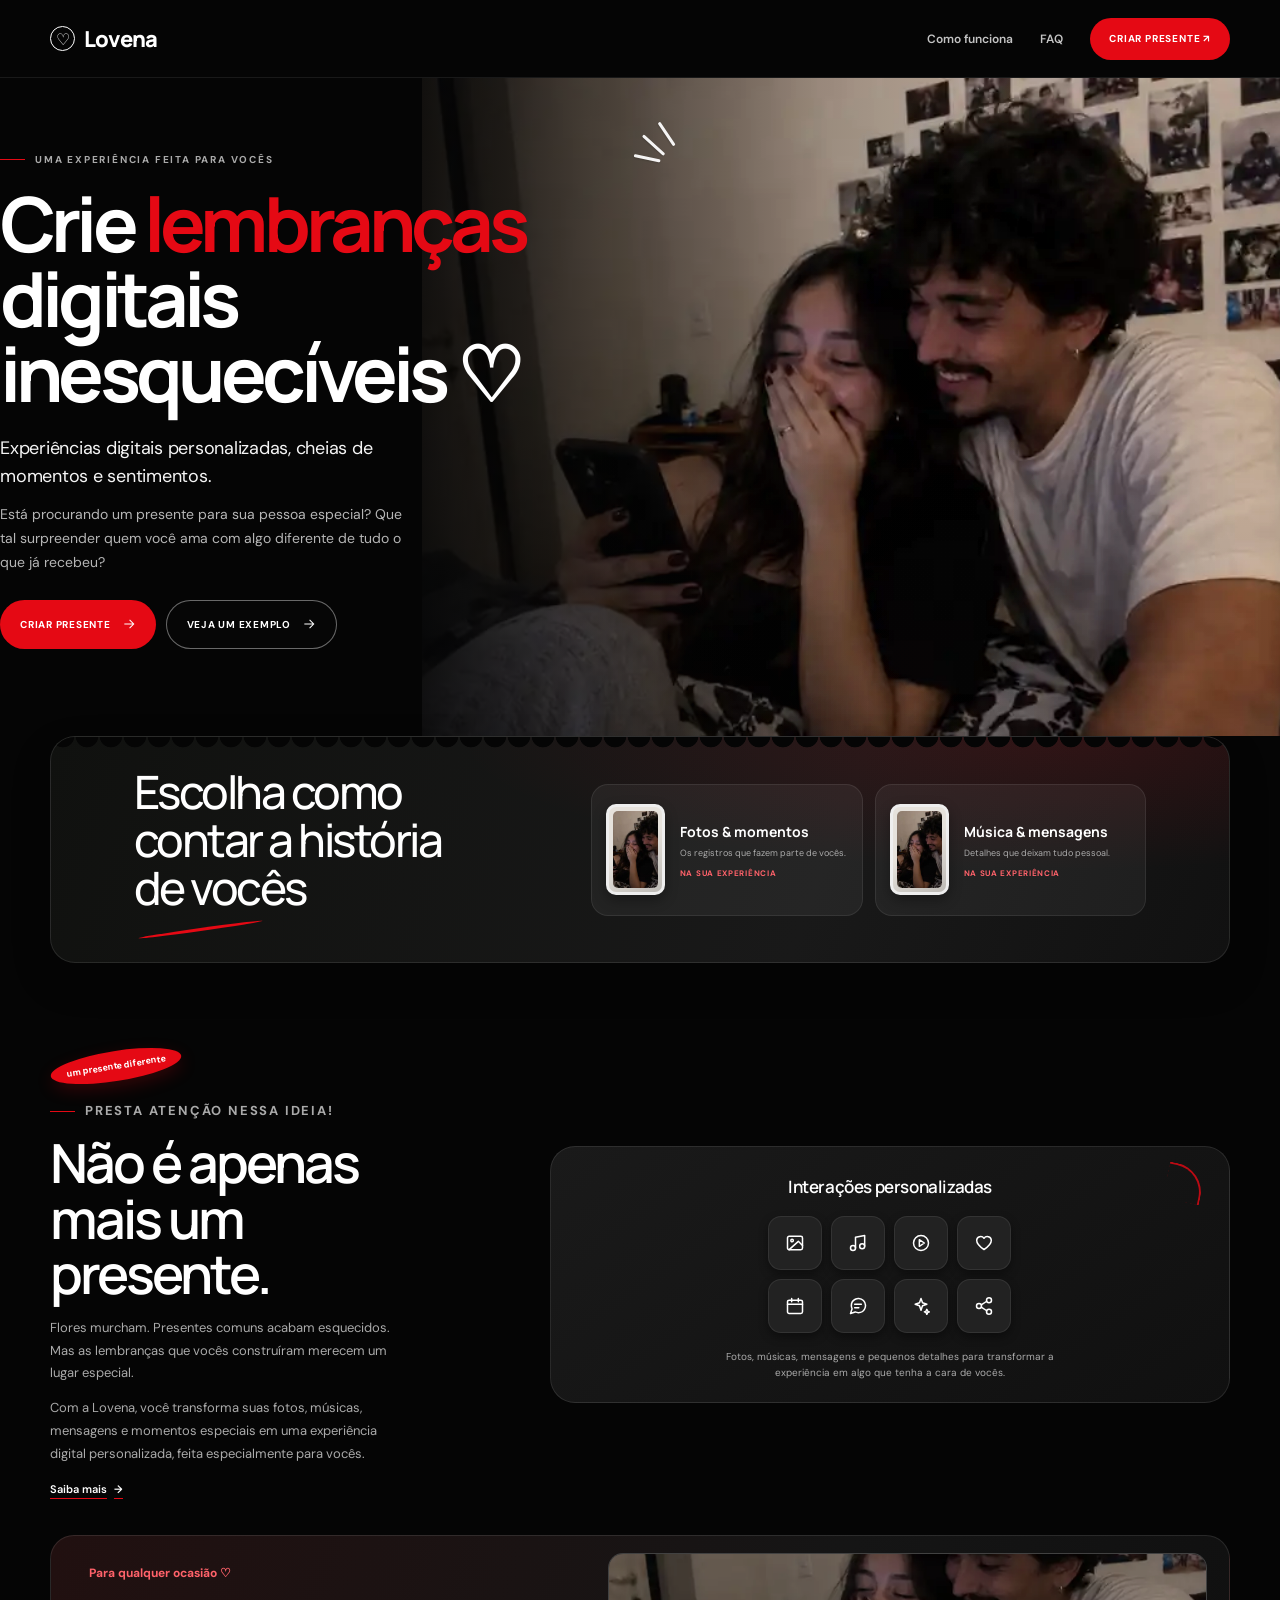
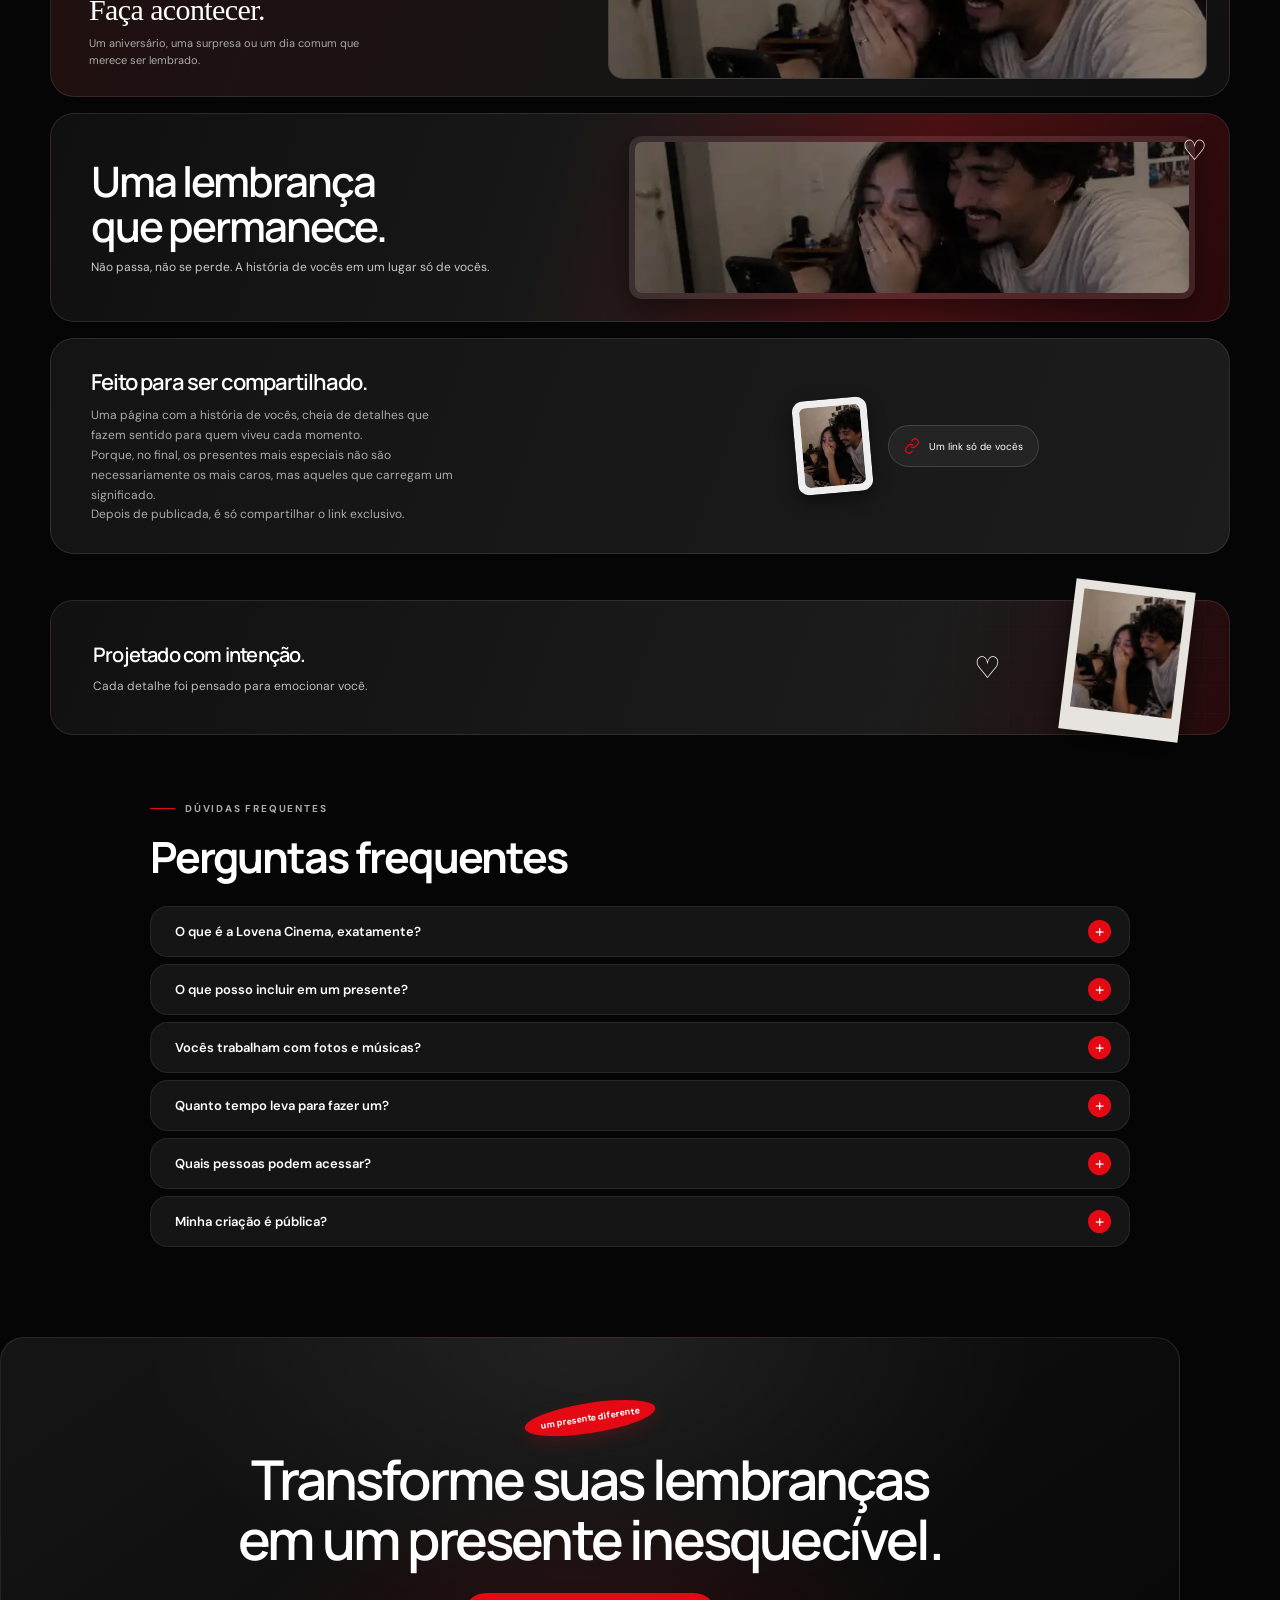
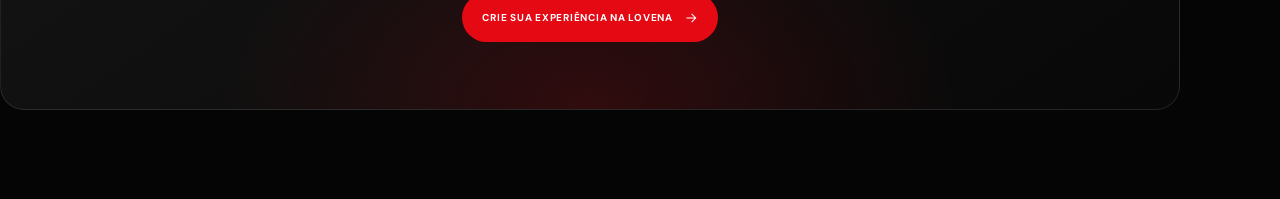
<file: lovena-cinema.html>
<!doctype html>
<html lang="pt-BR">
<head>
  <meta charset="utf-8">
  <meta name="viewport" content="width=device-width, initial-scale=1, viewport-fit=cover">
  <meta name="theme-color" content="#050505">
  <meta name="description" content="Crie lembranças digitais inesquecíveis. Transforme fotos, músicas e momentos especiais em uma experiência Lovena Cinema feita para vocês.">
  <link rel="canonical" href="https://lovenastudio.com/lovena-cinema.html">
  <meta property="og:type" content="website">
  <meta property="og:title" content="Lovena Cinema — Crie lembranças digitais inesquecíveis">
  <meta property="og:description" content="Uma experiência digital personalizada, feita da história de vocês.">
  <meta property="og:image" content="https://lovenastudio.com/assets/lovena-cinema-casal.webp">
  <title>Lovena Cinema — Crie lembranças digitais inesquecíveis</title>
  <link rel="preconnect" href="https://fonts.googleapis.com">
  <link rel="preconnect" href="https://fonts.gstatic.com" crossorigin>
  <link href="https://fonts.googleapis.com/css2?family=DM+Sans:wght@400;500;600;700;800&family=Manrope:wght@400;500;600;700;800&display=swap" rel="stylesheet">
  <style>
    :root{
      color-scheme:dark;
      --bg:#050505;--surface:#111;--surface-2:#191919;--surface-3:#222;
      --white:#fff;--muted:#aaa;--soft:#d8d5d1;--red:#e50914;--red-dark:#b80710;
      --line:rgba(255,255,255,.12);--max:1180px;
    }
    *{box-sizing:border-box}
    html{scroll-behavior:smooth;background:var(--bg)}
    body{margin:0;background:var(--bg);color:var(--white);font-family:"DM Sans",Arial,sans-serif;-webkit-font-smoothing:antialiased;overflow-x:hidden}
    a{color:inherit;text-decoration:none}
    img{display:block;max-width:100%}
    button,a{-webkit-tap-highlight-color:transparent}
    a:focus-visible,summary:focus-visible{outline:2px solid var(--red);outline-offset:4px}
    .wrap{width:min(var(--max),calc(100% - 64px));margin-inline:auto}
    .site-header{position:relative;z-index:5;height:78px;display:flex;align-items:center;background:#050505;border-bottom:1px solid rgba(255,255,255,.08)}
    .nav{display:flex;align-items:center;justify-content:space-between;gap:24px}
    .brand{display:inline-flex;align-items:center;gap:9px;font-family:Manrope,Arial,sans-serif;font-size:22px;font-weight:800;letter-spacing:-1.1px}
    .brand-mark{width:25px;height:25px;display:grid;place-items:center;border:1.6px solid currentColor;border-radius:50%;font-size:16px;font-weight:500;line-height:1}
    .nav-links{display:flex;align-items:center;gap:27px;color:#c4c4c4;font-size:12px;font-weight:600}
    .nav-links>a:not(.nav-cta):hover{color:#fff}
    .nav-cta{display:inline-flex;align-items:center;justify-content:center;min-height:42px;padding:0 19px;border-radius:24px;background:var(--red);color:#fff;font-size:10px;font-weight:700;letter-spacing:.8px;transition:background .2s,transform .2s}
    .nav-cta:hover,.primary-cta:hover{background:var(--red-dark);transform:translateY(-2px)}
    .hero{position:relative;isolation:isolate;min-height:605px;display:flex;align-items:center;overflow:hidden;background:#050505}
    .hero:before{content:"";position:absolute;z-index:0;inset:0;background:#050505;pointer-events:none}
    .hero-photo{position:absolute;z-index:1;inset:0 0 0 auto;width:67%;height:100%;overflow:hidden}
    .hero-photo img{position:relative;z-index:0;width:100%;height:100%;object-fit:cover;object-position:center 43%;filter:brightness(1.12) contrast(1.025) saturate(.94)}
    .hero-photo:after{content:"";position:absolute;z-index:1;inset:0;pointer-events:none;background:linear-gradient(90deg,rgba(5,5,5,.9) 0%,rgba(5,5,5,.58) 19%,rgba(5,5,5,.16) 46%,transparent 70%),linear-gradient(0deg,rgba(5,5,5,.12),transparent 48%)}
    .hero-content{position:relative;z-index:3;width:100%;padding:75px 0 88px}
    .hero-spark{z-index:2}
    .hero-copy{max-width:560px}
    .eyebrow{display:flex;align-items:center;gap:10px;margin:0 0 20px;color:#aaa;font-size:10px;font-weight:700;letter-spacing:1.8px;text-transform:uppercase}
    .eyebrow:before{content:"";width:25px;height:1px;background:var(--red)}
    h1,h2,h3,p{margin-top:0}
    h1{max-width:560px;margin:0 0 23px;font-family:Manrope,Arial,sans-serif;font-size:clamp(48px,6vw,76px);font-weight:700;letter-spacing:-4.8px;line-height:.99}
    h1 .accent{color:var(--red)}
    .hero-lead{max-width:405px;margin:0 0 13px;color:#f5f5f5;font-size:18px;line-height:1.55;letter-spacing:-.25px}
    .hero-question{max-width:415px;margin:0 0 25px;color:#b6b6b6;font-size:14px;line-height:1.7}
    .hero-actions{display:flex;flex-wrap:wrap;align-items:center;gap:10px}
    .primary-cta,.secondary-cta{display:inline-flex;align-items:center;justify-content:center;gap:11px;min-height:49px;padding:0 20px;border-radius:28px;font-size:10px;font-weight:700;letter-spacing:.75px;transition:transform .2s,background .2s,border-color .2s}
    .primary-cta{background:var(--red);color:#fff}
    .primary-cta svg,.secondary-cta svg{width:14px;height:14px;stroke:currentColor;stroke-width:1.8;fill:none}
    .secondary-cta{border:1px solid rgba(255,255,255,.4);background:rgba(10,10,10,.45);color:#fff}
    .secondary-cta:hover{border-color:var(--red);background:rgba(229,9,20,.1)}
    /* Three white hand-drawn rays anchored to the photograph itself. */
    .hero-spark{position:absolute;z-index:2;top:42px;left:24.5%;width:58px;height:55px;opacity:.94;pointer-events:none}
    .hero-spark i{position:absolute;display:block;height:2.5px;border-radius:3px;background:#fff;box-shadow:0 1px 2px rgba(0,0,0,.18);transform-origin:left center}
    .hero-spark i:nth-child(1){left:26px;top:1px;width:28px;transform:rotate(56deg)}
    .hero-spark i:nth-child(2){left:10px;top:14px;width:29px;transform:rotate(42deg)}
    .hero-spark i:nth-child(3){left:1px;top:34px;width:27px;transform:rotate(12deg)}

    .memory-strip{position:relative;z-index:3;margin-top:-1px;padding:0 0 18px;background:#050505}
    .memory-panel{position:relative;overflow:hidden;display:grid;grid-template-columns:.86fr 1.14fr;align-items:center;gap:38px;min-height:205px;padding:31px 7%;border:1px solid rgba(255,255,255,.1);border-radius:25px;background:linear-gradient(110deg,#10110f,#191919 65%,#111);box-shadow:0 17px 38px rgba(0,0,0,.22)}
    .memory-panel:before{content:"";position:absolute;inset:0;pointer-events:none;background:radial-gradient(ellipse at 85% 0,rgba(229,9,20,.13),transparent 42%)}
    .memory-panel:after{content:"";position:absolute;left:0;right:0;top:-1px;height:12px;background:radial-gradient(circle at 12px 0,#050505 11px,transparent 11.7px) 0 0/24px 13px repeat-x}
    .memory-title{position:relative;z-index:1;max-width:330px;margin:0;font-family:Manrope,Arial,sans-serif;font-size:clamp(31px,4vw,46px);font-weight:500;letter-spacing:-2.5px;line-height:1.04}
    .memory-title .red-underline{display:block;width:125px;height:3px;margin:17px 0 0 4px;border-radius:50%;background:var(--red);transform:rotate(-8deg)}
    .memory-options{position:relative;z-index:1;display:grid;grid-template-columns:repeat(2,minmax(0,1fr));gap:12px}
    .memory-option{display:flex;align-items:center;gap:15px;min-height:132px;padding:14px;border:1px solid rgba(255,255,255,.08);border-radius:17px;background:rgba(255,255,255,.055)}
    .mini-phone{position:relative;flex:0 0 59px;height:91px;overflow:hidden;padding:4px;border:3px solid #eee;border-radius:10px;background:#e6e2dc;box-shadow:0 5px 13px #0005}
    .mini-phone img{width:100%;height:100%;object-fit:cover;border-radius:5px}
    .mini-phone:after{content:"";position:absolute;inset:0;background:linear-gradient(145deg,transparent 45%,rgba(0,0,0,.18))}
    .option-copy strong{display:block;margin-bottom:6px;font-family:Manrope,Arial,sans-serif;font-size:14px}
    .option-copy small{display:block;color:#aaa;font-size:9px;line-height:1.45}
    .option-copy em{display:block;margin-top:8px;color:#ff626a;font-size:8px;font-style:normal;font-weight:700;letter-spacing:.7px}
    .features{padding:70px 0 46px;background:#050505}
    .feature-intro{display:grid;grid-template-columns:.78fr 1.22fr;align-items:center;gap:65px;margin-bottom:37px}
    .sticker{display:inline-flex;align-items:center;justify-content:center;margin-bottom:19px;padding:9px 16px;border-radius:50%;background:var(--red);color:#fff;font-size:9px;font-weight:800;transform:rotate(-9deg);box-shadow:0 6px 17px rgba(229,9,20,.2)}
    .feature-intro h2{max-width:385px;margin:0 0 15px;font-family:Manrope,Arial,sans-serif;font-size:clamp(36px,4.5vw,54px);font-weight:600;letter-spacing:-3px;line-height:1.03}
    .feature-intro p{max-width:360px;margin:0 0 12px;color:#aaa;font-size:13px;line-height:1.75}
    .text-link{display:inline-flex;align-items:center;gap:7px;color:#fff;font-size:11px;font-weight:600;text-decoration:underline;text-decoration-color:var(--red);text-underline-offset:5px}
    .interaction-card{position:relative;overflow:hidden;padding:28px 30px 22px;border:1px solid rgba(255,255,255,.1);border-radius:25px;background:linear-gradient(145deg,#1a1a1a,#101010);text-align:center}
    .interaction-card:after{content:"";position:absolute;right:26px;top:18px;width:35px;height:35px;border-top:2px solid var(--red);border-right:2px solid var(--red);border-radius:0 80% 0 0;transform:rotate(12deg);opacity:.8}
    .interaction-card h3{margin:0 0 18px;font-family:Manrope,Arial,sans-serif;font-size:17px;font-weight:600;letter-spacing:-.4px}
    .icon-grid{display:grid;grid-template-columns:repeat(4,54px);justify-content:center;gap:9px}
    .icon-tile{height:54px;display:grid;place-items:center;border:1px solid rgba(255,255,255,.08);border-radius:13px;background:#222;box-shadow:0 4px 10px #0006}
    .icon-tile svg{width:20px;height:20px;stroke:#fff;stroke-width:1.8;fill:none;stroke-linecap:round;stroke-linejoin:round}
    .interaction-card p{max-width:340px;margin:16px auto 0;color:#aaa;font-size:10px;line-height:1.55}
    .occasion-card{display:grid;grid-template-columns:.9fr 1.1fr;align-items:center;gap:28px;min-height:160px;margin:0 0 16px;padding:17px 22px 17px 38px;overflow:hidden;border:1px solid rgba(255,255,255,.1);border-radius:24px;background:linear-gradient(110deg,#211010,#151515 65%,#101010)}
    .occasion-copy .overline{margin:0 0 10px;color:#ff626a;font-size:12px;font-weight:700}
    .occasion-copy h3{margin:0 0 8px;font-family:Georgia,serif;font-size:30px;font-weight:500;letter-spacing:-.6px}
    .occasion-copy p{max-width:290px;margin:0;color:#aaa;font-size:11px;line-height:1.55}
    .occasion-photo{height:126px;overflow:hidden;border:1px solid rgba(255,255,255,.14);border-radius:15px;background:#222}
    .occasion-photo img{width:100%;height:100%;object-fit:cover;object-position:49% 47%;filter:brightness(.8) saturate(.8)}
    .cinema-card{position:relative;display:grid;grid-template-columns:.95fr 1.05fr;align-items:center;gap:26px;min-height:205px;margin:0 0 16px;padding:22px 34px 22px 40px;overflow:hidden;border:1px solid rgba(255,255,255,.1);border-radius:24px;background:linear-gradient(108deg,#101010 0%,#191919 51%,#2a090b 100%);color:#fff}
    .cinema-card:before{content:"";position:absolute;inset:0;background:linear-gradient(105deg,transparent 42%,rgba(229,9,20,.22) 72%,transparent);pointer-events:none}
    .cinema-card h3{position:relative;max-width:340px;margin:0 0 9px;font-family:Manrope,Arial,sans-serif;font-size:clamp(28px,3.8vw,42px);font-weight:600;letter-spacing:-2px;line-height:1.07}
    .cinema-card p{position:relative;margin:0;color:#c9c9c9;font-size:12px;line-height:1.6}
    .cinema-photo{position:relative;width:100%;height:163px;overflow:hidden;border:6px solid rgba(255,255,255,.1);border-radius:13px;box-shadow:0 12px 26px #0006}
    .cinema-photo img{width:100%;height:100%;object-fit:cover;object-position:center 43%;filter:brightness(.8) saturate(.78)}
    .cinema-heart{position:absolute;z-index:2;right:22px;top:18px;color:#fff;font-size:28px}
    .share-card{display:grid;grid-template-columns:1fr 1.05fr;align-items:center;gap:35px;margin:0;padding:28px 40px;border:1px solid rgba(255,255,255,.1);border-radius:24px;background:linear-gradient(110deg,#141414,#1c1c1c)}
    .share-card h3{margin:0 0 9px;font-family:Manrope,Arial,sans-serif;font-size:22px;font-weight:600;letter-spacing:-1px}
    .share-card p{max-width:370px;margin:0;color:#aaa;font-size:12px;line-height:1.65}
    .share-visual{display:flex;align-items:center;justify-content:center;gap:18px}
    .share-preview{position:relative;width:75px;height:94px;padding:6px;border:1px solid rgba(255,255,255,.18);border-radius:11px;background:#eee;box-shadow:0 7px 18px #0007;transform:rotate(-5deg)}
    .share-preview img{width:100%;height:100%;object-fit:cover;border-radius:6px}
    .share-link{display:flex;align-items:center;gap:9px;padding:12px 15px;border:1px solid rgba(255,255,255,.14);border-radius:28px;background:#242424;color:#fff;font-size:10px}
    .share-link svg{width:16px;height:16px;stroke:var(--red);stroke-width:1.8;fill:none}
    .intent{padding:0 0 67px}
    .intent-band{position:relative;display:flex;align-items:center;justify-content:space-between;gap:28px;min-height:135px;padding:25px 42px;overflow:visible;border:1px solid rgba(255,255,255,.1);border-radius:23px;background:linear-gradient(110deg,#111,#1c1c1c 73%,#28090b);color:#fff}
    .intent-band:after{content:"";position:absolute;inset:0 0 0 48%;border-radius:0 23px 23px 0;opacity:.13;background-image:linear-gradient(rgba(255,255,255,.15) 1px,transparent 1px),linear-gradient(90deg,rgba(255,255,255,.15) 1px,transparent 1px);background-size:28px 28px;mask-image:linear-gradient(90deg,transparent,#000)}
    .intent-copy{position:relative;z-index:1}
    .intent-copy strong{display:block;margin-bottom:6px;font-family:Manrope,Arial,sans-serif;font-size:20px;font-weight:600;letter-spacing:-.8px}
    .intent-copy span{color:#bbb;font-size:12px}
    .intent-mark{position:relative;z-index:1;margin-right:17%;color:#fff;font-size:30px}
    .intent-photo{position:absolute;right:42px;top:-16px;width:120px;height:151px;padding:9px 9px 23px;background:#e7e3df;box-shadow:0 12px 25px #0008;transform:rotate(7deg)}
    .intent-photo img{width:100%;height:100%;object-fit:cover;object-position:center 42%}
    .faq{padding:0 0 76px}
    .faq-heading{max-width:980px;margin:0 auto 20px}
    .faq-heading .eyebrow{margin-bottom:12px}
    .faq-heading h2{display:inline-block;margin:0;font-family:Manrope,Arial,sans-serif;font-size:clamp(30px,4vw,43px);letter-spacing:-2px}
    .faq-list{max-width:980px;margin:auto;display:grid;gap:7px}
    .faq-item{border:1px solid rgba(255,255,255,.08);border-radius:18px;background:#151515;overflow:hidden}
    .faq-item summary{position:relative;display:flex;align-items:center;justify-content:space-between;gap:18px;min-height:49px;padding:11px 18px 11px 24px;cursor:pointer;list-style:none;font-size:13px;font-weight:600}
    .faq-item summary::-webkit-details-marker{display:none}
    .faq-item summary:after{content:"+";flex:0 0 23px;width:23px;height:23px;display:grid;place-items:center;border-radius:50%;background:var(--red);color:#fff;font-size:17px;font-weight:400;line-height:1}
    .faq-item[open] summary:after{content:"−"}
    .faq-answer{padding:0 57px 17px 24px;color:#aaa;font-size:12px;line-height:1.7}
    .bottom-cta-wrap{position:relative;margin:0 0 -1px;padding-top:14px}
    .bottom-cta{position:relative;overflow:hidden;padding:65px 25px 67px;border:1px solid rgba(255,255,255,.1);border-radius:24px;background:radial-gradient(ellipse at 50% 100%,rgba(229,9,20,.17),transparent 45%),linear-gradient(145deg,#151515,#080808);color:#fff;text-align:center}
    .bottom-cta:before{content:"";position:absolute;inset:0;pointer-events:none;background:radial-gradient(ellipse at 50% 0,rgba(255,255,255,.07),transparent 54%)}
    .bottom-cta .sticker{position:relative;z-index:1;margin-bottom:17px}
    .bottom-cta h2{position:relative;z-index:1;max-width:730px;margin:0 auto 24px;font-family:Manrope,Arial,sans-serif;font-size:clamp(35px,5vw,55px);font-weight:600;letter-spacing:-2.8px;line-height:1.08}
    .bottom-cta .primary-cta{position:relative;z-index:1}
    footer{padding:30px 0 34px;background:#050505}
    .footer-inner{display:flex;align-items:center;justify-content:space-between;gap:20px}
    .footer-brand{display:inline-flex;align-items:center;gap:8px;font-family:Manrope,Arial,sans-serif;font-size:19px;font-weight:800;letter-spacing:-1px}
    .footer-heart{width:23px;height:23px;display:grid;place-items:center;border:1.5px solid #fff;border-radius:50%;font-size:14px}
    .footer-links{display:flex;align-items:center;gap:22px;color:#aaa;font-size:11px}
    .footer-links a:hover{color:#fff}
    .footer-copy{color:#777;font-size:10px}

    /* Scroll reveal defaults to visible; JS activates the entrance only when ready. */
    .reveal-on-scroll{opacity:1;transform:none}
    html.js-reveal-ready .reveal-on-scroll:not(.is-revealed){
      opacity:0;transform:translate3d(0,22px,0);
      transition:opacity .62s ease,transform .62s cubic-bezier(.2,.7,.2,1);
      transition-delay:var(--reveal-delay,0ms)
    }
    html.js-reveal-ready .reveal-on-scroll.is-revealed{opacity:1;transform:translate3d(0,0,0)}
    html.js-reveal-ready .hero-photo.reveal-on-scroll:not(.is-revealed){transform:translate3d(0,18px,0) scale(1.01)}
    html.js-reveal-ready .hero-photo.reveal-on-scroll.is-revealed{transform:translate3d(0,0,0) scale(1)}
    @media(max-width:900px){
      .wrap{width:min(var(--max),calc(100% - 44px))}
      .hero{min-height:560px}
      .hero-photo{width:72%}
      .hero:before{background:linear-gradient(90deg,#050505 0%,rgba(5,5,5,.98) 30%,rgba(5,5,5,.75) 53%,rgba(5,5,5,.14) 100%),linear-gradient(0deg,rgba(5,5,5,.55),transparent 50%)}
      .hero-spark{left:24.5%}
      .memory-panel{gap:24px;padding-inline:5%}
      .memory-option{gap:10px;padding:10px}
      .feature-intro{gap:35px}
      .intent-photo{right:28px}
    }
    @media(max-width:680px){
      .wrap{width:calc(100% - 28px)}
      .site-header{height:65px}
      .brand{font-size:20px}
      .brand-mark{width:23px;height:23px;font-size:14px}
      .nav-links{gap:9px}
      .nav-links>a:not(.nav-cta){display:none}
      .nav-cta{min-height:37px;padding:0 13px;font-size:9px}
      .hero{min-height:0;display:block;padding:0 0 27px}
      .hero:before{background:#050505}
      .hero-photo{position:relative;z-index:1;inset:auto;width:100%;height:350px;margin:0;overflow:hidden}
      .hero-photo:after{background:linear-gradient(180deg,transparent 0%,transparent 44%,rgba(5,5,5,.18) 62%,rgba(5,5,5,.76) 83%,#050505 100%)}
      .hero-photo img{object-position:center 38%;filter:brightness(1.1) contrast(1.02) saturate(.94)}
      .hero-content{padding:0;margin-top:-21px}
      .hero-copy{max-width:560px}
      .eyebrow{margin-bottom:14px;font-size:9px;letter-spacing:1.3px}
      h1{max-width:510px;margin-bottom:17px;font-size:clamp(43px,11.8vw,59px);letter-spacing:-3.3px;line-height:1}
      .hero-lead{max-width:470px;margin-bottom:8px;font-size:15px}
      .hero-question{margin-bottom:17px;font-size:12px}
      .hero-actions{gap:8px}
      .primary-cta,.secondary-cta{min-height:43px;padding:0 14px;font-size:9px}
      .memory-strip{padding-bottom:12px}
      .memory-panel{grid-template-columns:1fr;gap:18px;min-height:0;padding:30px 15px 18px;border-radius:18px}
      .memory-title{max-width:360px;font-size:35px;letter-spacing:-1.8px}
      .memory-title .red-underline{width:95px;margin-top:12px}
      .memory-options{gap:8px}
      .memory-option{min-height:100px;padding:9px;border-radius:12px;gap:8px}
      .mini-phone{flex-basis:44px;height:68px;padding:3px;border-width:2px;border-radius:8px}
      .option-copy strong{font-size:11px}
      .option-copy small{font-size:8px}
      .option-copy em{margin-top:5px;font-size:7px}
      .features{padding:51px 0 34px}
      .feature-intro{grid-template-columns:1fr;gap:22px;margin-bottom:25px}
      .sticker{margin-bottom:14px;padding:8px 13px;font-size:8px}
      .feature-intro h2{max-width:440px;font-size:42px;letter-spacing:-2.3px}
      .feature-intro p{font-size:12px}
      .interaction-card{padding:23px 13px 18px;border-radius:19px}
      .interaction-card h3{font-size:15px}
      .interaction-card:after{right:17px;top:13px;transform:scale(.8) rotate(12deg)}
      .icon-grid{grid-template-columns:repeat(4,47px);gap:8px}
      .icon-tile{height:47px;border-radius:11px}
      .icon-tile svg{width:18px;height:18px}
      .interaction-card p{font-size:9px}
      .occasion-card{grid-template-columns:.86fr 1.14fr;gap:11px;min-height:110px;margin-bottom:11px;padding:11px 11px 11px 16px;border-radius:17px}
      .occasion-copy .overline{margin-bottom:6px;font-size:9px}
      .occasion-copy h3{margin-bottom:5px;font-size:21px;line-height:1.1}
      .occasion-copy p{font-size:8px;line-height:1.4}
      .occasion-photo{height:84px;border-radius:10px}
      .cinema-card{grid-template-columns:1fr 1fr;gap:10px;min-height:137px;margin-bottom:11px;padding:13px;border-radius:17px}
      .cinema-card h3{font-size:23px;letter-spacing:-1.2px}
      .cinema-card p{font-size:9px;line-height:1.45}
      .cinema-photo{height:105px;border-width:4px;border-radius:9px}
      .cinema-heart{right:14px;top:9px;font-size:20px}
      .share-card{grid-template-columns:1fr;gap:19px;padding:20px 17px;border-radius:17px}
      .share-card h3{font-size:19px}
      .share-card p{font-size:10px}
      .share-visual{justify-content:flex-start}
      .share-preview{width:57px;height:73px}
      .share-link{padding:10px 12px;font-size:9px}
      .intent{padding-bottom:48px}
      .intent-band{min-height:108px;padding:20px 19px;border-radius:17px}
      .intent-copy strong{font-size:15px}
      .intent-copy span{font-size:9px}
      .intent-mark{margin-right:24%;font-size:23px}
      .intent-photo{right:18px;top:-12px;width:79px;height:104px;padding:6px 6px 17px}
      .faq{padding-bottom:53px}
      .faq-heading{margin-bottom:17px}
      .faq-heading .eyebrow{font-size:8px}
      .faq-heading h2{font-size:31px;letter-spacing:-1.6px}
      .faq-list{gap:6px}
      .faq-item{border-radius:14px}
      .faq-item summary{min-height:44px;padding:9px 11px 9px 14px;font-size:10px}
      .faq-item summary:after{flex-basis:20px;width:20px;height:20px;font-size:15px}
      .faq-answer{padding:0 39px 13px 14px;font-size:9px}
      .bottom-cta{padding:55px 15px 56px;border-radius:18px}
      .bottom-cta h2{font-size:37px;letter-spacing:-1.9px}
      .bottom-cta .primary-cta{width:auto;max-width:100%;font-size:8px}
      .footer-inner{flex-direction:column;align-items:center;gap:14px;text-align:center}
      .footer-links{gap:17px;font-size:10px}
    }
    @media(max-width:360px){
      .wrap{width:calc(100% - 22px)}
      .hero-photo{height:290px}
      .memory-option{gap:6px;padding:7px}
      .mini-phone{flex-basis:39px;height:62px}
      .option-copy strong{font-size:10px}
      .occasion-copy h3{font-size:19px}
      .cinema-card h3{font-size:20px}
      .intent-photo{right:13px;width:70px;height:94px}
      .intent-mark{margin-right:23%}
    }

    /* Mobile refinement: more breathing room, larger tap targets and balanced cards. */
    @media(max-width:680px){
      .wrap{width:calc(100% - 32px)}
      .site-header{height:64px}
      .nav{gap:12px}
      .brand{font-size:19px;gap:8px}
      .brand-mark{width:22px;height:22px}
      .nav-cta{min-height:38px;padding:0 14px;font-size:9px;letter-spacing:.55px;white-space:nowrap}

      .hero{padding-bottom:30px}
      .hero:before{
        background:linear-gradient(180deg,transparent 0%,transparent 47%,rgba(5,5,5,.22) 64%,rgba(5,5,5,.76) 83%,#050505 100%)
      }
      .hero-photo{height:clamp(290px,84vw,330px)}
      .hero-photo img{object-position:center 39%;filter:brightness(1.12) contrast(1.02) saturate(.96)}
      .hero-content{margin-top:-12px}
      .hero-copy{max-width:100%}
      .hero-copy .eyebrow{font-size:9px;letter-spacing:1.25px}
      h1{max-width:100%;font-size:clamp(40px,10.8vw,52px);letter-spacing:-2.55px;line-height:1.015}
      .hero-lead{font-size:15px;line-height:1.6}
      .hero-question{font-size:12.5px;line-height:1.65}
      .hero-actions{display:grid;grid-template-columns:1fr 1fr;gap:8px}
      .hero-actions .primary-cta,.hero-actions .secondary-cta{
        width:100%;min-height:46px;padding:0 9px;font-size:8.5px;letter-spacing:.45px;white-space:nowrap
      }
      /* Keep the three hand-drawn rays beside the couple's heads, not at the top edge. */

      .memory-strip{padding-bottom:14px}
      .memory-panel{gap:18px;padding:29px 14px 17px;border-radius:19px}
      .memory-title{max-width:100%;font-size:clamp(29px,8.4vw,35px);letter-spacing:-1.9px;line-height:1.06}
      .memory-title .red-underline{width:92px;margin-top:11px}
      .memory-options{grid-template-columns:repeat(2,minmax(0,1fr));gap:9px}
      .memory-option{
        min-width:0;min-height:0;flex-direction:column;justify-content:flex-start;align-items:center;
        gap:8px;padding:13px 8px 12px;border-radius:13px;text-align:center
      }
      .mini-phone{flex:0 0 auto;width:57px;height:78px;padding:3px;border-width:2px;border-radius:9px}
      .option-copy{width:100%;min-width:0}
      .option-copy strong{font-size:11px;line-height:1.25}
      .option-copy small{font-size:9px;line-height:1.4}
      .option-copy em{margin-top:6px;font-size:7px;letter-spacing:.45px}

      .features{padding:54px 0 36px}
      .feature-intro{gap:23px;margin-bottom:25px}
      .feature-intro h2{max-width:100%;font-size:clamp(35px,9vw,42px);letter-spacing:-2.2px;line-height:1.04}
      .feature-intro p{font-size:13px;line-height:1.7}
      .text-link{min-height:34px;font-size:12px}
      .interaction-card{padding:23px 14px 19px;border-radius:19px}
      .interaction-card h3{font-size:16px}
      .icon-grid{grid-template-columns:repeat(4,49px);gap:9px}
      .icon-tile{height:49px;border-radius:12px}
      .interaction-card p{font-size:10.5px;line-height:1.55}

      .occasion-card{
        grid-template-columns:minmax(0,.9fr) minmax(0,1.1fr);gap:12px;
        min-height:132px;padding:13px 12px 13px 17px;border-radius:18px
      }
      .occasion-copy .overline{font-size:10px;line-height:1.35}
      .occasion-copy h3{font-size:clamp(20px,5.8vw,25px);line-height:1.12;letter-spacing:-.4px}
      .occasion-copy p{font-size:9.5px;line-height:1.45}
      .occasion-photo{height:104px;border-radius:11px}

      .cinema-card{grid-template-columns:minmax(0,1fr) minmax(0,1fr);gap:11px;min-height:160px;padding:15px 13px;border-radius:18px}
      .cinema-card h3{max-width:100%;font-size:clamp(21px,6vw,26px);letter-spacing:-1.1px;line-height:1.1}
      .cinema-card p{font-size:10px;line-height:1.5}
      .cinema-photo{height:124px;border-width:4px;border-radius:10px}
      .cinema-heart{right:12px;top:8px;font-size:19px}

      .share-card{gap:17px;padding:22px 18px;border-radius:18px}
      .share-card h3{font-size:21px;line-height:1.15}
      .share-card p{font-size:11px;line-height:1.65}
      .share-visual{justify-content:center;gap:17px}
      .share-preview{width:62px;height:80px}
      .share-link{min-height:42px;padding:10px 14px;font-size:10px}

      .intent{padding-bottom:51px}
      .intent-band{min-height:118px;padding:20px 17px;border-radius:18px}
      .intent-copy{max-width:54%}
      .intent-copy strong{font-size:16px;line-height:1.2}
      .intent-copy span{font-size:10px;line-height:1.45}
      .intent-mark{position:absolute;right:98px;top:50%;margin:0;transform:translateY(-50%);font-size:22px}
      .intent-photo{right:14px;top:-10px;width:76px;height:104px;padding:6px 6px 17px;transform:rotate(6deg)}

      .faq{padding-bottom:55px}
      .faq-heading{margin-bottom:19px}
      .faq-heading h2{font-size:clamp(29px,7.8vw,34px);letter-spacing:-1.6px}
      .faq-item{border-radius:14px}
      .faq-item summary{
        min-height:49px;gap:10px;padding:10px 12px 10px 15px;
        font-size:12px;line-height:1.35
      }
      .faq-item summary:after{flex-basis:23px;width:23px;height:23px;font-size:16px}
      .faq-answer{padding:0 45px 15px 15px;font-size:11px;line-height:1.65}

      .bottom-cta-wrap{padding-top:10px}
      .bottom-cta{padding:55px 17px 53px;border-radius:19px}
      .bottom-cta h2{font-size:clamp(34px,9vw,40px);letter-spacing:-2px;line-height:1.08}
      .bottom-cta .primary-cta{width:auto;max-width:100%;min-height:47px;padding:0 14px;font-size:9px;letter-spacing:.45px;white-space:normal}
      footer{padding:28px 0 32px}
      .footer-inner{gap:17px}
      .footer-brand{font-size:21px}
      .footer-links{flex-wrap:wrap;justify-content:center;gap:12px 20px;font-size:11px}
      .footer-copy{font-size:10px;line-height:1.5;text-align:center}
    }

    @media(max-width:420px){
      .hero-photo{height:clamp(280px,83vw,318px)}
      .hero-copy .eyebrow{font-size:8px;letter-spacing:1.05px}
      h1{font-size:clamp(38px,10.5vw,44px);letter-spacing:-2.25px}
      .hero-lead{font-size:14px}
      .hero-question{font-size:12px}
      .hero-actions .primary-cta,.hero-actions .secondary-cta{font-size:8px;padding:0 6px}
      .memory-panel{padding-inline:12px}
      .memory-option{padding-inline:6px}
      .mini-phone{width:53px;height:73px}
      .option-copy strong{font-size:10.5px}
      .option-copy small{font-size:8.5px}
      .occasion-card{min-height:122px}
      .occasion-photo{height:96px}
      .cinema-card{min-height:148px}
      .cinema-photo{height:112px}
      .intent-copy{max-width:53%}
      .intent-mark{right:89px}
      .intent-photo{right:11px;width:70px;height:96px}
    }

    @media(max-width:360px){
      .wrap{width:calc(100% - 24px)}
      .hero-photo{height:270px}
      .brand{font-size:18px}
      .nav-cta{padding:0 10px;font-size:8px}
      h1{font-size:38px}
      .hero-actions{grid-template-columns:1fr;max-width:220px}
      .hero-actions .primary-cta,.hero-actions .secondary-cta{min-height:42px;font-size:9px}
      .memory-title{font-size:29px}
      .icon-grid{grid-template-columns:repeat(4,44px);gap:7px}
      .icon-tile{height:44px}
      .occasion-card{grid-template-columns:minmax(0,.92fr) minmax(0,1.08fr);gap:8px;padding-left:12px}
      .occasion-copy h3{font-size:19px}
      .occasion-copy p{font-size:8.5px}
      .cinema-card{padding:12px 10px;gap:8px}
      .cinema-card h3{font-size:19px}
      .cinema-card p{font-size:9px}
      .cinema-photo{height:103px}
      .intent-copy{max-width:52%}
      .intent-copy strong{font-size:14px}
      .intent-copy span{font-size:9px}
      .intent-mark{right:80px}
      .intent-photo{right:8px;width:65px;height:90px}
      .faq-item summary{font-size:11px}
      .footer-links{gap:11px 16px}
    }

    @media(max-width:680px){
      /* Relative to .hero-photo so the rays stay over the same part of the couple photo. */
      .hero-spark{top:13.5%;left:40%;right:auto;width:58px;height:55px;transform:scale(.76);transform-origin:top left}
    }
    @media(max-width:420px){
      .hero-spark{top:13.5%;left:40%;transform:scale(.7);transform-origin:top left}
    }
    @media(max-width:360px){
      .hero-spark{top:13.5%;left:40%;transform:scale(.64);transform-origin:top left}
    }

    @media(prefers-reduced-motion:reduce){
      html{scroll-behavior:auto}
      html.js-reveal-ready .reveal-on-scroll,
      html.js-reveal-ready .hero-photo.reveal-on-scroll{
        opacity:1!important;transform:none!important;transition:none!important
      }
    }
  </style>
</head>
<body>
  <header class="site-header">
    <div class="wrap nav">
      <a class="brand" href="./lovena-cinema.html" aria-label="Lovena">
        <span class="brand-mark" aria-hidden="true">♡</span>Lovena
      </a>
      <nav class="nav-links" aria-label="Navegação principal">
        <a href="#como-funciona">Como funciona</a>
        <a href="#perguntas">FAQ</a>
        <a class="nav-cta" href="https://lovenastudio.com/experience-cinema.html?edit=1">CRIAR PRESENTE ↗</a>
      </nav>
    </div>
  </header>

  <main>
    <section class="hero">
      <div class="hero-photo reveal-target">
        <img src="./assets/lovena-cinema-casal.webp" alt="Casal sorrindo enquanto olha junto para uma lembrança no celular" fetchpriority="high" decoding="async">
        <span class="hero-spark" aria-hidden="true"><i></i><i></i><i></i></span>
      </div>
      <div class="wrap hero-content">
        <div class="hero-copy reveal-target">
          <p class="eyebrow">Uma experiência feita para vocês</p>
          <h1>Crie <span class="accent">lembranças</span><br>digitais<br><strong>inesquecíveis</strong> ♡</h1>
          <p class="hero-lead">Experiências digitais personalizadas, cheias de momentos e sentimentos.</p>
          <p class="hero-question">Está procurando um presente para sua pessoa especial? Que tal surpreender quem você ama com algo diferente de tudo o que já recebeu?</p>
          <div class="hero-actions">
            <a class="primary-cta" href="https://lovenastudio.com/experience-cinema.html?edit=1">CRIAR PRESENTE <svg viewBox="0 0 24 24" aria-hidden="true"><path d="M4 12h15M13 5l7 7-7 7"/></svg></a>
            <a class="secondary-cta" href="https://lovenastudio.com/experience-cinema.html?demo=1">VEJA UM EXEMPLO <svg viewBox="0 0 24 24" aria-hidden="true"><path d="M4 12h15M13 5l7 7-7 7"/></svg></a>
          </div>
        </div>
      </div>
    </section>

    <div class="memory-strip">
      <div class="wrap">
        <section class="memory-panel reveal-target" aria-label="O que você pode colocar na sua experiência">
          <h2 class="memory-title">Escolha como contar a história de vocês<span class="red-underline"></span></h2>
          <div class="memory-options">
            <article class="memory-option">
              <div class="mini-phone"><img src="./assets/lovena-cinema-casal.webp" alt="" aria-hidden="true"></div>
              <div class="option-copy"><strong>Fotos & momentos</strong><small>Os registros que fazem parte de vocês.</small><em>NA SUA EXPERIÊNCIA</em></div>
            </article>
            <article class="memory-option">
              <div class="mini-phone"><img src="./assets/lovena-cinema-casal.webp" alt="" aria-hidden="true"></div>
              <div class="option-copy"><strong>Música & mensagens</strong><small>Detalhes que deixam tudo pessoal.</small><em>NA SUA EXPERIÊNCIA</em></div>
            </article>
          </div>
        </section>
      </div>
    </div>

    <section class="features" id="como-funciona">
      <div class="wrap">
        <div class="feature-intro">
          <div class="reveal-target">
            <span class="sticker">um presente diferente</span>
            <p class="eyebrow">Presta atenção nessa ideia!</p>
            <h2>Não é apenas mais um presente.</h2>
            <p>Flores murcham. Presentes comuns acabam esquecidos. Mas as lembranças que vocês construíram merecem um lugar especial.</p>
            <p>Com a Lovena, você transforma suas fotos, músicas, mensagens e momentos especiais em uma experiência digital personalizada, feita especialmente para vocês.</p>
            <a class="text-link" href="#perguntas">Saiba mais <span aria-hidden="true">→</span></a>
          </div>
          <article class="interaction-card reveal-target">
            <h3>Interações personalizadas</h3>
            <div class="icon-grid" aria-label="Recursos da experiência">
              <span class="icon-tile"><svg viewBox="0 0 24 24"><rect x="3" y="4" width="18" height="16" rx="2"/><circle cx="8.5" cy="9" r="1.5"/><path d="m21 15-5-5L5 20"/></svg></span>
              <span class="icon-tile"><svg viewBox="0 0 24 24"><path d="M9 18V5l11-2v13"/><circle cx="6" cy="18" r="3"/><circle cx="17" cy="16" r="3"/></svg></span>
              <span class="icon-tile"><svg viewBox="0 0 24 24"><circle cx="12" cy="12" r="9"/><path d="m10 8 6 4-6 4z"/></svg></span>
              <span class="icon-tile"><svg viewBox="0 0 24 24"><path d="M20.8 8.8c0 5.3-8.8 11-8.8 11s-8.8-5.7-8.8-11A4.8 4.8 0 0 1 12 6.4a4.8 4.8 0 0 1 8.8 2.4Z"/></svg></span>
              <span class="icon-tile"><svg viewBox="0 0 24 24"><rect x="3" y="5" width="18" height="16" rx="2"/><path d="M16 3v4M8 3v4M3 10h18"/></svg></span>
              <span class="icon-tile"><svg viewBox="0 0 24 24"><path d="M21 11.5a8.4 8.4 0 0 1-.9 3.8 8.5 8.5 0 0 1-7.6 4.7 8.4 8.4 0 0 1-3.8-.9L3 21l1.9-5.7a8.4 8.4 0 0 1-.9-3.8A8.5 8.5 0 0 1 8.7 3.9a8.4 8.4 0 0 1 3.8-.9h.5a8.5 8.5 0 0 1 8 8z"/><path d="M8 10h8M8 14h5"/></svg></span>
              <span class="icon-tile"><svg viewBox="0 0 24 24"><path d="m12 3 1.8 5.2L19 10l-5.2 1.8L12 17l-1.8-5.2L5 10l5.2-1.8L12 3Z"/><path d="m19 16 .9 2.1L22 19l-2.1.9L19 22l-.9-2.1L16 19l2.1-.9L19 16Z"/></svg></span>
              <span class="icon-tile"><svg viewBox="0 0 24 24"><circle cx="18" cy="5" r="3"/><circle cx="6" cy="12" r="3"/><circle cx="18" cy="19" r="3"/><path d="m8.7 10.7 6.6-4.4M8.7 13.3l6.6 4.4"/></svg></span>
            </div>
            <p>Fotos, músicas, mensagens e pequenos detalhes para transformar a experiência em algo que tenha a cara de vocês.</p>
          </article>
        </div>

        <article class="occasion-card reveal-target">
          <div class="occasion-copy">
            <p class="overline">Para qualquer ocasião ♡</p>
            <h3>Faça acontecer.</h3>
            <p>Um aniversário, uma surpresa ou um dia comum que merece ser lembrado.</p>
          </div>
          <div class="occasion-photo"><img src="./assets/lovena-cinema-casal.webp" alt="Um momento especial compartilhado pelo casal"></div>
        </article>

        <article class="cinema-card reveal-target">
          <span class="cinema-heart" aria-hidden="true">♡</span>
          <div>
            <h3>Uma lembrança que permanece.</h3>
            <p>Não passa, não se perde. A história de vocês em um lugar só de vocês.</p>
          </div>
          <div class="cinema-photo"><img src="./assets/lovena-cinema-casal.webp" alt="Casal olhando uma lembrança no celular"></div>
        </article>

        <article class="share-card reveal-target">
          <div>
            <h3>Feito para ser compartilhado.</h3>
            <p>Uma página com a história de vocês, cheia de detalhes que fazem sentido para quem viveu cada momento.</p>
            <p>Porque, no final, os presentes mais especiais não são necessariamente os mais caros, mas aqueles que carregam um significado.</p>
            <p>Depois de publicada, é só compartilhar o link exclusivo.</p>
          </div>
          <div class="share-visual" aria-hidden="true">
            <div class="share-preview"><img src="./assets/lovena-cinema-casal.webp" alt=""></div>
            <div class="share-link"><svg viewBox="0 0 24 24"><path d="M10 13a5 5 0 0 0 7.1 0l3-3A5 5 0 0 0 13 2.9l-1.7 1.7"/><path d="M14 11a5 5 0 0 0-7.1 0l-3 3A5 5 0 0 0 11 21.1l1.7-1.7"/></svg> Um link só de vocês</div>
          </div>
        </article>
      </div>
    </section>

    <section class="intent">
      <div class="wrap">
        <div class="intent-band reveal-target">
          <div class="intent-copy"><strong>Projetado com intenção.</strong><span>Cada detalhe foi pensado para emocionar você.</span></div>
          <div class="intent-mark" aria-hidden="true">♡</div>
          <div class="intent-photo"><img src="./assets/lovena-cinema-casal.webp" alt="" aria-hidden="true"></div>
        </div>
      </div>
    </section>

    <section class="faq" id="perguntas">
      <div class="wrap">
        <div class="faq-heading reveal-target">
          <p class="eyebrow">Dúvidas frequentes</p>
          <h2>Perguntas frequentes</h2>
        </div>
        <div class="faq-list">
          <details class="faq-item reveal-target">
            <summary>O que é a Lovena Cinema, exatamente?</summary>
            <div class="faq-answer">É uma experiência digital personalizada para reunir fotos, músicas, mensagens e momentos importantes em uma página criada especialmente para contar a história de vocês.</div>
          </details>
          <details class="faq-item reveal-target">
            <summary>O que posso incluir em um presente?</summary>
            <div class="faq-answer">Você pode incluir fotos, textos, mensagens, lembranças e uma música especial para deixar a experiência com a identidade de vocês.</div>
          </details>
          <details class="faq-item reveal-target">
            <summary>Vocês trabalham com fotos e músicas?</summary>
            <div class="faq-answer">Sim. Você adiciona suas próprias fotos e informa o link da música que deseja usar na experiência.</div>
          </details>
          <details class="faq-item reveal-target">
            <summary>Quanto tempo leva para fazer um?</summary>
            <div class="faq-answer">Você monta a página pelo editor, adicionando e organizando os seus conteúdos. O tempo depende da quantidade de detalhes e lembranças que escolher incluir.</div>
          </details>
          <details class="faq-item reveal-target">
            <summary>Quais pessoas podem acessar?</summary>
            <div class="faq-answer">Depois de publicada, a experiência pode ser aberta por quem receber o link exclusivo da página.</div>
          </details>
          <details class="faq-item reveal-target">
            <summary>Minha criação é pública?</summary>
            <div class="faq-answer">A sua experiência tem um endereço próprio para você compartilhar. Ela não aparece em uma galeria pública de presentes.</div>
          </details>
        </div>
      </div>
    </section>

    <div class="wrap bottom-cta-wrap">
      <section class="bottom-cta reveal-target">
        <span class="sticker">um presente diferente</span>
        <h2>Transforme suas lembranças em um presente inesquecível.</h2>
        <a class="primary-cta" href="https://lovenastudio.com/experience-cinema.html?edit=1">CRIE SUA EXPERIÊNCIA NA LOVENA <svg viewBox="0 0 24 24" aria-hidden="true"><path d="M4 12h15M13 5l7 7-7 7"/></svg></a>
      </section>
    </div>
  </main>

  <footer>
    <div class="wrap footer-inner reveal-target">
      <a class="footer-brand" href="./lovena-cinema.html"><span class="footer-heart" aria-hidden="true">♡</span>Lovena</a>
      <nav class="footer-links" aria-label="Links do rodapé">
        <a href="https://lovenastudio.com/experience-cinema.html?edit=1">Criar presente</a>
        <a href="#perguntas">FAQ</a>
        <a href="https://lovenastudio.com/experience-cinema.html?demo=1">Ver exemplo</a>
      </nav>
      <span class="footer-copy">© 2026 Lovena. Todos os direitos reservados.</span>
    </div>
  </footer>

  <script>
  (function(){
    "use strict";
    var nodes=document.querySelectorAll(".reveal-target");
    if(!nodes.length) return;
    var pending=false,interval=null,complete=false;

    function check(){
      pending=false;
      if(complete) return;
      var height=window.innerHeight||document.documentElement.clientHeight||0;
      if(!height) return;
      var remaining=0;
      for(var i=0;i<nodes.length;i++){
        var node=nodes[i];
        if(node.classList.contains("is-revealed")) continue;
        var rect=node.getBoundingClientRect();
        if(rect.top<height*.92 && rect.bottom>0){
          node.classList.add("is-revealed");
        }else{
          remaining++;
        }
      }
      if(remaining===0){
        complete=true;
        if(interval){window.clearInterval(interval);interval=null;}
        window.removeEventListener("scroll",schedule,true);
        document.removeEventListener("touchmove",schedule,true);
        window.removeEventListener("resize",schedule,true);
        window.removeEventListener("orientationchange",schedule,true);
      }
    }

    function schedule(){
      if(pending||complete) return;
      pending=true;
      window.setTimeout(check,32);
    }

    try{
      for(var i=0;i<nodes.length;i++){
        nodes[i].classList.add("reveal-on-scroll");
        nodes[i].style.setProperty("--reveal-delay",(i%3)*65+"ms");
      }
      document.documentElement.classList.add("js-reveal-ready");
      window.addEventListener("scroll",schedule,true);
      document.addEventListener("touchmove",schedule,true);
      window.addEventListener("resize",schedule,true);
      window.addEventListener("orientationchange",schedule,true);
      interval=window.setInterval(check,140);
      window.setTimeout(check,80);
    }catch(error){
      document.documentElement.classList.remove("js-reveal-ready");
      for(var j=0;j<nodes.length;j++) nodes[j].classList.add("is-revealed");
      if(interval) window.clearInterval(interval);
    }
  })();
  </script>
</body>
</html>
</file>
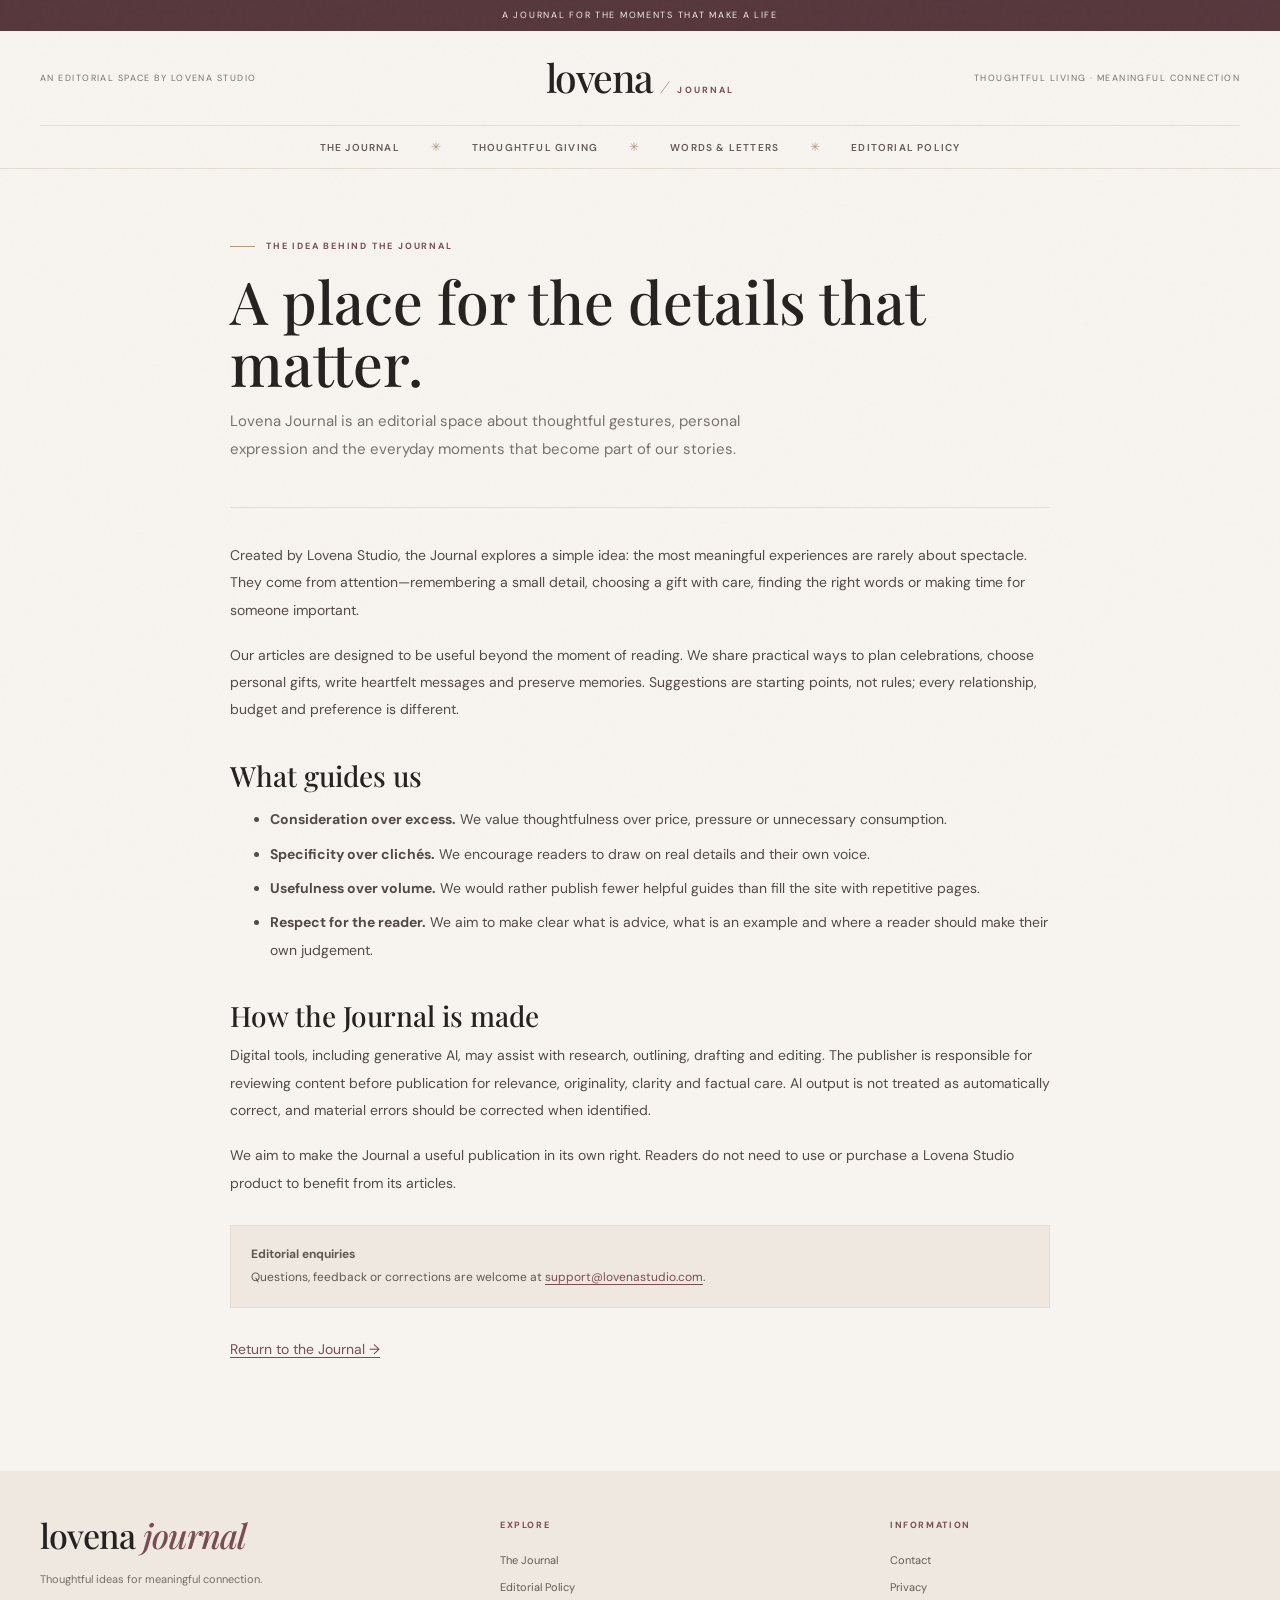
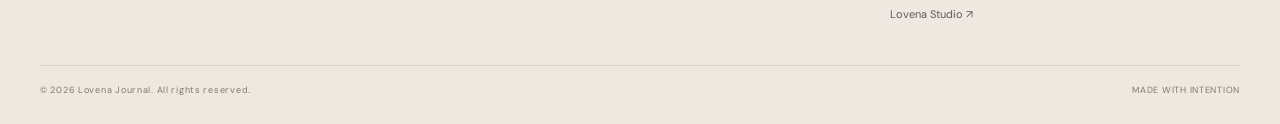
<file: blog/about.html>
<!doctype html><html lang="en"><head><meta charset="utf-8"><meta name="viewport" content="width=device-width,initial-scale=1"><title>About Lovena Journal — Our Point of View</title><meta name="description" content="Meet Lovena Journal, the editorial space by Lovena Studio exploring thoughtful gifts, personal writing and the meaning in everyday moments."><meta name="robots" content="index,follow"><link rel="canonical" href="https://flaviosilva-create.github.io/lovena-studio/blog/about.html"><meta name="theme-color" content="#f7f4ef"><link rel="preconnect" href="https://fonts.googleapis.com"><link rel="preconnect" href="https://fonts.gstatic.com" crossorigin><link rel="stylesheet" href="./styles.css"></head><body><div class="announcement">A journal for the moments that make a life</div><header class="site-header"><div class="wrap masthead"><div class="header-note">AN EDITORIAL SPACE BY LOVENA STUDIO</div><a class="brand" href="./"><span class="brand-word">lovena</span><span class="brand-divider">/</span><span class="brand-journal">Journal</span></a><div class="header-note right">THOUGHTFUL LIVING · MEANINGFUL CONNECTION</div></div><nav class="main-nav wrap"><a href="./index.html">The Journal</a><span class="nav-mark">✳</span><a href="./index.html#giving">Thoughtful Giving</a><span class="nav-mark">✳</span><a href="./index.html#words">Words &amp; Letters</a><span class="nav-mark">✳</span><a href="./editorial-policy.html">Editorial Policy</a></nav></header><main class="wrap simple-shell"><div class="simple-intro"><div class="kicker">The idea behind the journal</div><h1>A place for the details that matter.</h1><p class="article-deck">Lovena Journal is an editorial space about thoughtful gestures, personal expression and the everyday moments that become part of our stories.</p></div><div class="simple-copy"><p>Created by Lovena Studio, the Journal explores a simple idea: the most meaningful experiences are rarely about spectacle. They come from attention—remembering a small detail, choosing a gift with care, finding the right words or making time for someone important.</p><p>Our articles are designed to be useful beyond the moment of reading. We share practical ways to plan celebrations, choose personal gifts, write heartfelt messages and preserve memories. Suggestions are starting points, not rules; every relationship, budget and preference is different.</p><h2>What guides us</h2><ul><li><strong>Consideration over excess.</strong> We value thoughtfulness over price, pressure or unnecessary consumption.</li><li><strong>Specificity over clichés.</strong> We encourage readers to draw on real details and their own voice.</li><li><strong>Usefulness over volume.</strong> We would rather publish fewer helpful guides than fill the site with repetitive pages.</li><li><strong>Respect for the reader.</strong> We aim to make clear what is advice, what is an example and where a reader should make their own judgement.</li></ul><h2>How the Journal is made</h2><p>Digital tools, including generative AI, may assist with research, outlining, drafting and editing. The publisher is responsible for reviewing content before publication for relevance, originality, clarity and factual care. AI output is not treated as automatically correct, and material errors should be corrected when identified.</p><p>We aim to make the Journal a useful publication in its own right. Readers do not need to use or purchase a Lovena Studio product to benefit from its articles.</p><div class="notice"><strong>Editorial enquiries</strong><br>Questions, feedback or corrections are welcome at <a href="mailto:support@lovenastudio.com">support@lovenastudio.com</a>.</div><p><a href="./index.html">Return to the Journal →</a></p></div></main><footer class="site-footer"><div class="wrap"><div class="footer-main"><div><a class="footer-brand" href="./">lovena<span> journal</span></a><p class="footer-deck">Thoughtful ideas for meaningful connection.</p></div><div class="footer-col"><strong>Explore</strong><a href="./index.html">The Journal</a><a href="./editorial-policy.html">Editorial Policy</a></div><div class="footer-col"><strong>Information</strong><a href="./contact.html">Contact</a><a href="./privacy.html">Privacy</a><a href="https://flaviosilva-create.github.io/lovena-studio/">Lovena Studio ↗</a></div></div><div class="footer-bottom"><span>© 2026 Lovena Journal. All rights reserved.</span><span>MADE WITH INTENTION</span></div></div></footer></body></html>
</file>
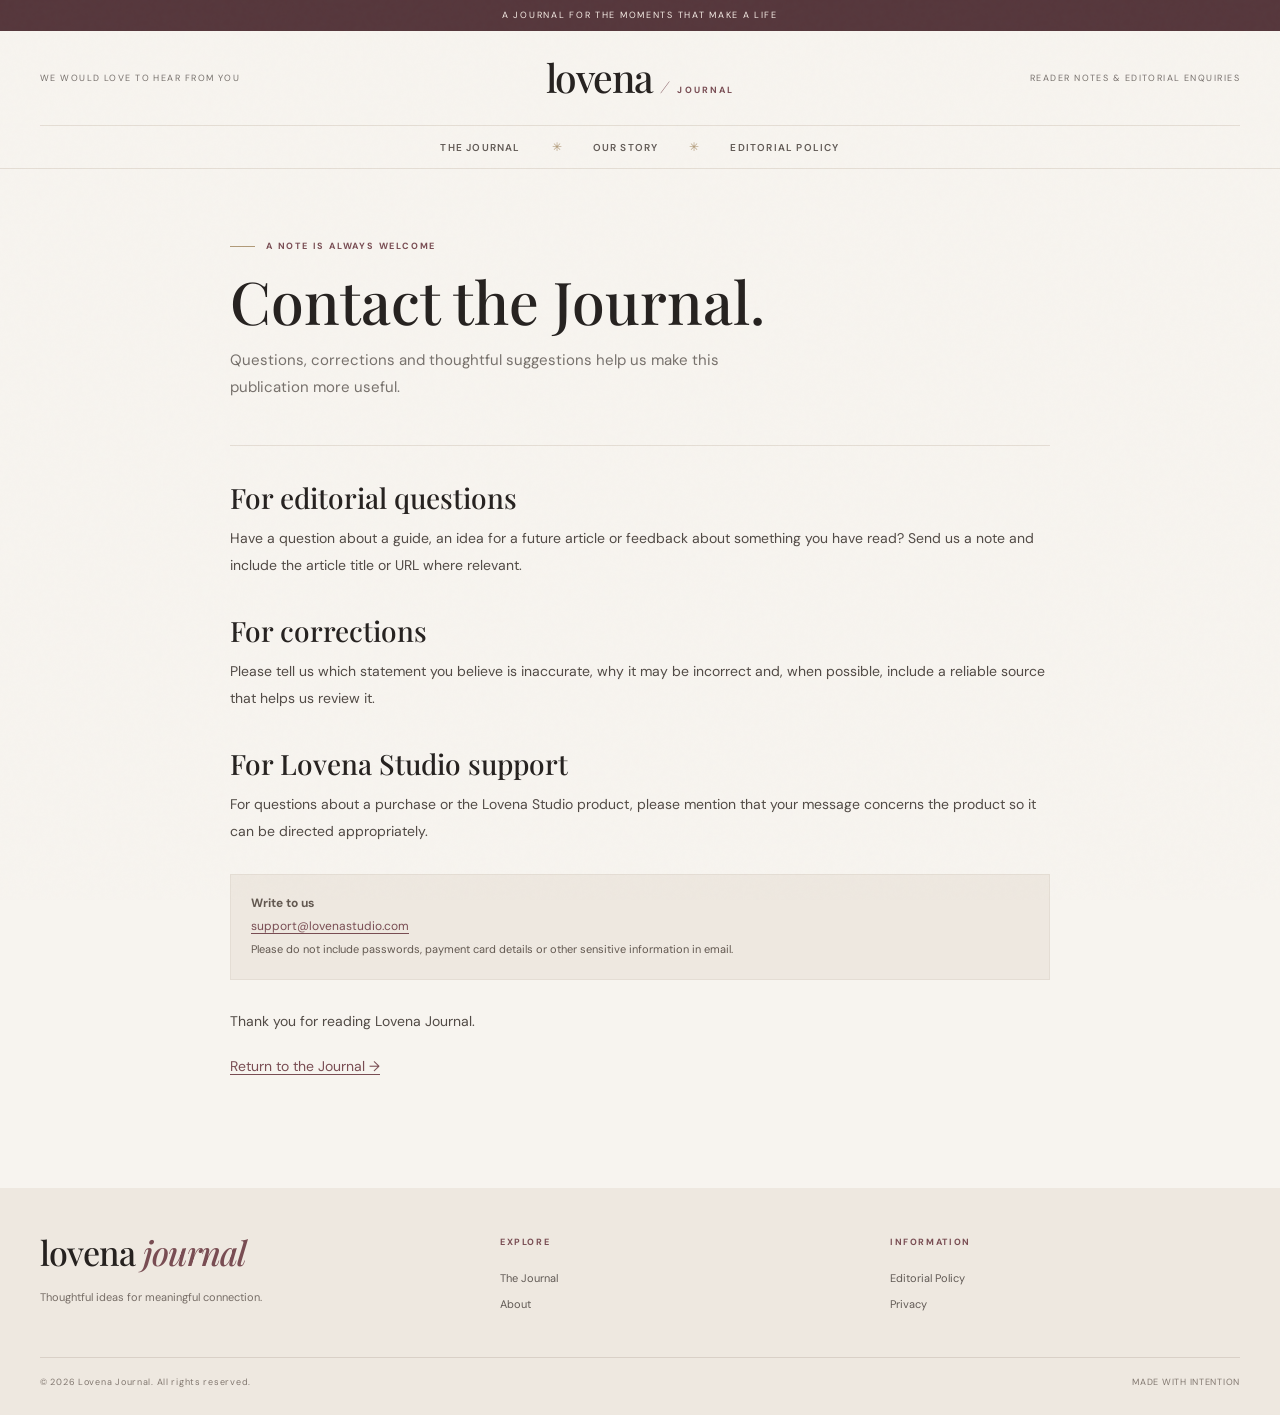
<file: blog/contact.html>
<!doctype html><html lang="en"><head><meta charset="utf-8"><meta name="viewport" content="width=device-width,initial-scale=1"><title>Contact Lovena Journal</title><meta name="description" content="Contact Lovena Journal with article questions, corrections, feedback or editorial enquiries."><meta name="robots" content="index,follow"><link rel="canonical" href="https://flaviosilva-create.github.io/lovena-studio/blog/contact.html"><meta name="theme-color" content="#f7f4ef"><link rel="preconnect" href="https://fonts.googleapis.com"><link rel="preconnect" href="https://fonts.gstatic.com" crossorigin><link rel="stylesheet" href="./styles.css"></head><body><div class="announcement">A journal for the moments that make a life</div><header class="site-header"><div class="wrap masthead"><div class="header-note">WE WOULD LOVE TO HEAR FROM YOU</div><a class="brand" href="./"><span class="brand-word">lovena</span><span class="brand-divider">/</span><span class="brand-journal">Journal</span></a><div class="header-note right">READER NOTES &amp; EDITORIAL ENQUIRIES</div></div><nav class="main-nav wrap"><a href="./index.html">The Journal</a><span class="nav-mark">✳</span><a href="./about.html">Our Story</a><span class="nav-mark">✳</span><a href="./editorial-policy.html">Editorial Policy</a></nav></header><main class="wrap simple-shell"><div class="simple-intro"><div class="kicker">A note is always welcome</div><h1>Contact the Journal.</h1><p class="article-deck">Questions, corrections and thoughtful suggestions help us make this publication more useful.</p></div><div class="simple-copy"><h2>For editorial questions</h2><p>Have a question about a guide, an idea for a future article or feedback about something you have read? Send us a note and include the article title or URL where relevant.</p><h2>For corrections</h2><p>Please tell us which statement you believe is inaccurate, why it may be incorrect and, when possible, include a reliable source that helps us review it.</p><h2>For Lovena Studio support</h2><p>For questions about a purchase or the Lovena Studio product, please mention that your message concerns the product so it can be directed appropriately.</p><div class="notice"><strong>Write to us</strong><br><a href="mailto:support@lovenastudio.com">support@lovenastudio.com</a><br><span style="font-size:11px">Please do not include passwords, payment card details or other sensitive information in email.</span></div><p>Thank you for reading Lovena Journal.</p><p><a href="./index.html">Return to the Journal →</a></p></div></main><footer class="site-footer"><div class="wrap"><div class="footer-main"><div><a class="footer-brand" href="./">lovena<span> journal</span></a><p class="footer-deck">Thoughtful ideas for meaningful connection.</p></div><div class="footer-col"><strong>Explore</strong><a href="./index.html">The Journal</a><a href="./about.html">About</a></div><div class="footer-col"><strong>Information</strong><a href="./editorial-policy.html">Editorial Policy</a><a href="./privacy.html">Privacy</a></div></div><div class="footer-bottom"><span>© 2026 Lovena Journal. All rights reserved.</span><span>MADE WITH INTENTION</span></div></div></footer></body></html>
</file>
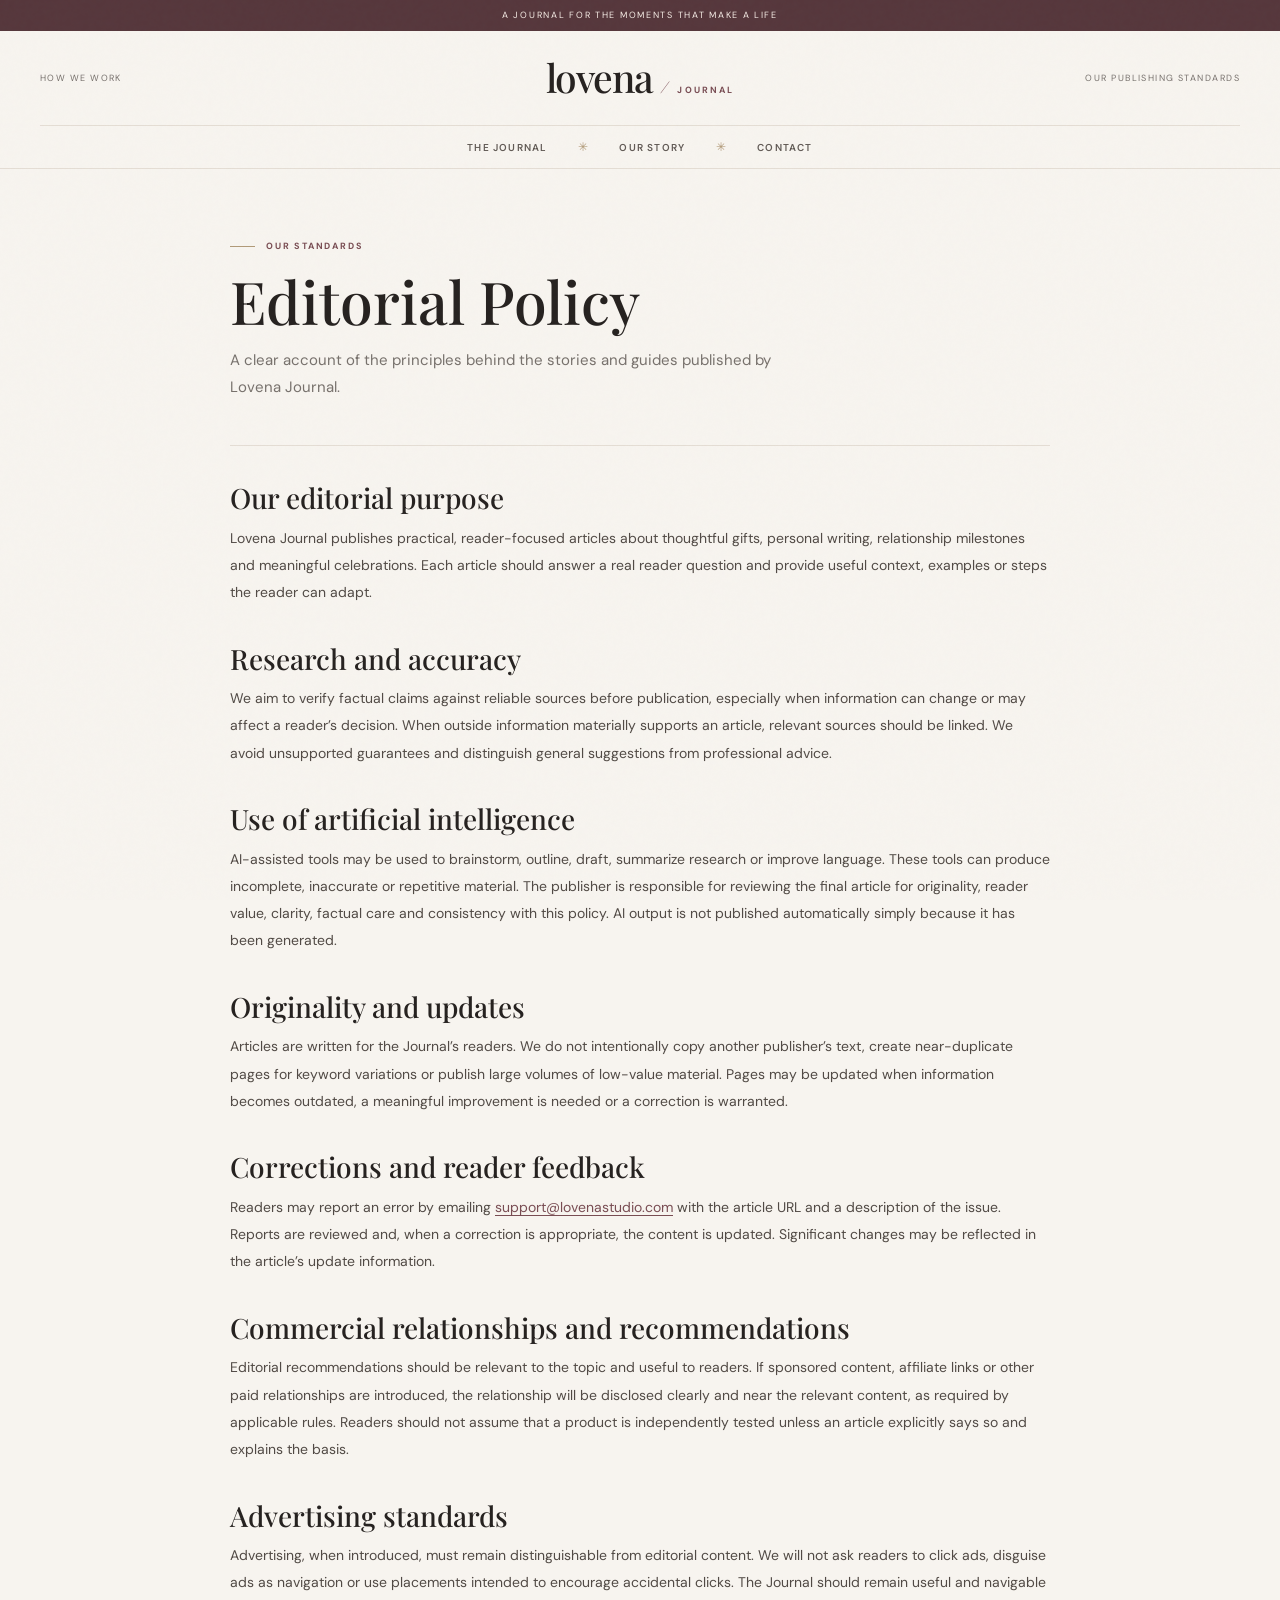
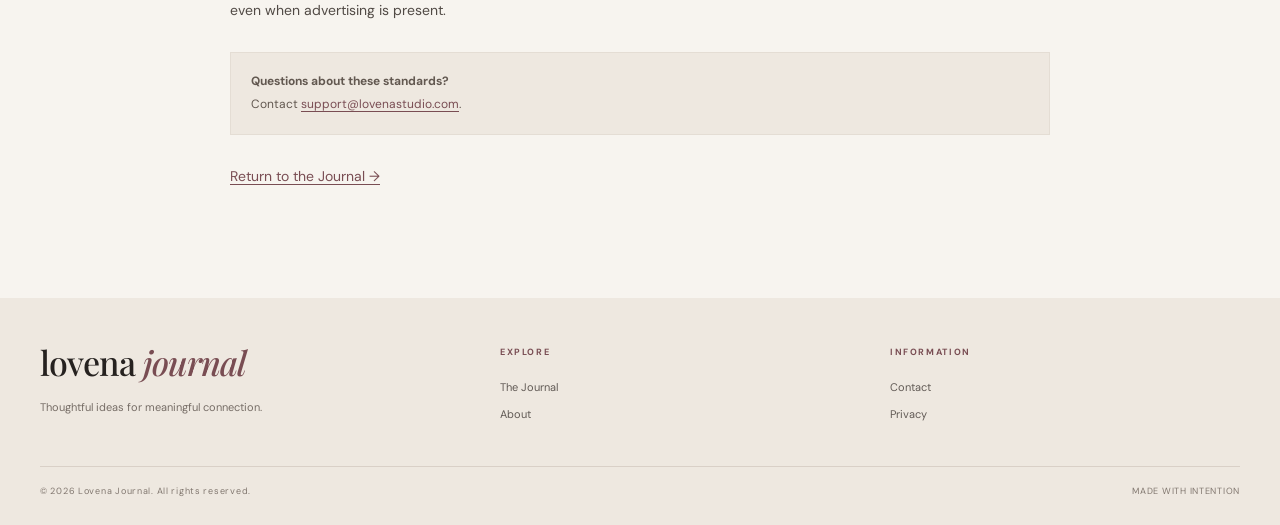
<file: blog/editorial-policy.html>
<!doctype html><html lang="en"><head><meta charset="utf-8"><meta name="viewport" content="width=device-width,initial-scale=1"><title>Editorial Policy | Lovena Journal</title><meta name="description" content="Learn how Lovena Journal plans, creates, reviews and corrects its articles, including its use of AI-assisted tools."><meta name="robots" content="index,follow"><link rel="canonical" href="https://flaviosilva-create.github.io/lovena-studio/blog/editorial-policy.html"><meta name="theme-color" content="#f7f4ef"><link rel="preconnect" href="https://fonts.googleapis.com"><link rel="preconnect" href="https://fonts.gstatic.com" crossorigin><link rel="stylesheet" href="./styles.css"></head><body><div class="announcement">A journal for the moments that make a life</div><header class="site-header"><div class="wrap masthead"><div class="header-note">HOW WE WORK</div><a class="brand" href="./"><span class="brand-word">lovena</span><span class="brand-divider">/</span><span class="brand-journal">Journal</span></a><div class="header-note right">OUR PUBLISHING STANDARDS</div></div><nav class="main-nav wrap"><a href="./index.html">The Journal</a><span class="nav-mark">✳</span><a href="./about.html">Our Story</a><span class="nav-mark">✳</span><a href="./contact.html">Contact</a></nav></header><main class="wrap simple-shell"><div class="simple-intro"><div class="kicker">Our standards</div><h1>Editorial Policy</h1><p class="article-deck">A clear account of the principles behind the stories and guides published by Lovena Journal.</p></div><div class="simple-copy"><h2>Our editorial purpose</h2><p>Lovena Journal publishes practical, reader-focused articles about thoughtful gifts, personal writing, relationship milestones and meaningful celebrations. Each article should answer a real reader question and provide useful context, examples or steps the reader can adapt.</p><h2>Research and accuracy</h2><p>We aim to verify factual claims against reliable sources before publication, especially when information can change or may affect a reader’s decision. When outside information materially supports an article, relevant sources should be linked. We avoid unsupported guarantees and distinguish general suggestions from professional advice.</p><h2>Use of artificial intelligence</h2><p>AI-assisted tools may be used to brainstorm, outline, draft, summarize research or improve language. These tools can produce incomplete, inaccurate or repetitive material. The publisher is responsible for reviewing the final article for originality, reader value, clarity, factual care and consistency with this policy. AI output is not published automatically simply because it has been generated.</p><h2>Originality and updates</h2><p>Articles are written for the Journal’s readers. We do not intentionally copy another publisher’s text, create near-duplicate pages for keyword variations or publish large volumes of low-value material. Pages may be updated when information becomes outdated, a meaningful improvement is needed or a correction is warranted.</p><h2>Corrections and reader feedback</h2><p>Readers may report an error by emailing <a href="mailto:support@lovenastudio.com">support@lovenastudio.com</a> with the article URL and a description of the issue. Reports are reviewed and, when a correction is appropriate, the content is updated. Significant changes may be reflected in the article’s update information.</p><h2>Commercial relationships and recommendations</h2><p>Editorial recommendations should be relevant to the topic and useful to readers. If sponsored content, affiliate links or other paid relationships are introduced, the relationship will be disclosed clearly and near the relevant content, as required by applicable rules. Readers should not assume that a product is independently tested unless an article explicitly says so and explains the basis.</p><h2>Advertising standards</h2><p>Advertising, when introduced, must remain distinguishable from editorial content. We will not ask readers to click ads, disguise ads as navigation or use placements intended to encourage accidental clicks. The Journal should remain useful and navigable even when advertising is present.</p><div class="notice"><strong>Questions about these standards?</strong><br>Contact <a href="mailto:support@lovenastudio.com">support@lovenastudio.com</a>.</div><p><a href="./index.html">Return to the Journal →</a></p></div></main><footer class="site-footer"><div class="wrap"><div class="footer-main"><div><a class="footer-brand" href="./">lovena<span> journal</span></a><p class="footer-deck">Thoughtful ideas for meaningful connection.</p></div><div class="footer-col"><strong>Explore</strong><a href="./index.html">The Journal</a><a href="./about.html">About</a></div><div class="footer-col"><strong>Information</strong><a href="./contact.html">Contact</a><a href="./privacy.html">Privacy</a></div></div><div class="footer-bottom"><span>© 2026 Lovena Journal. All rights reserved.</span><span>MADE WITH INTENTION</span></div></div></footer></body></html>
</file>
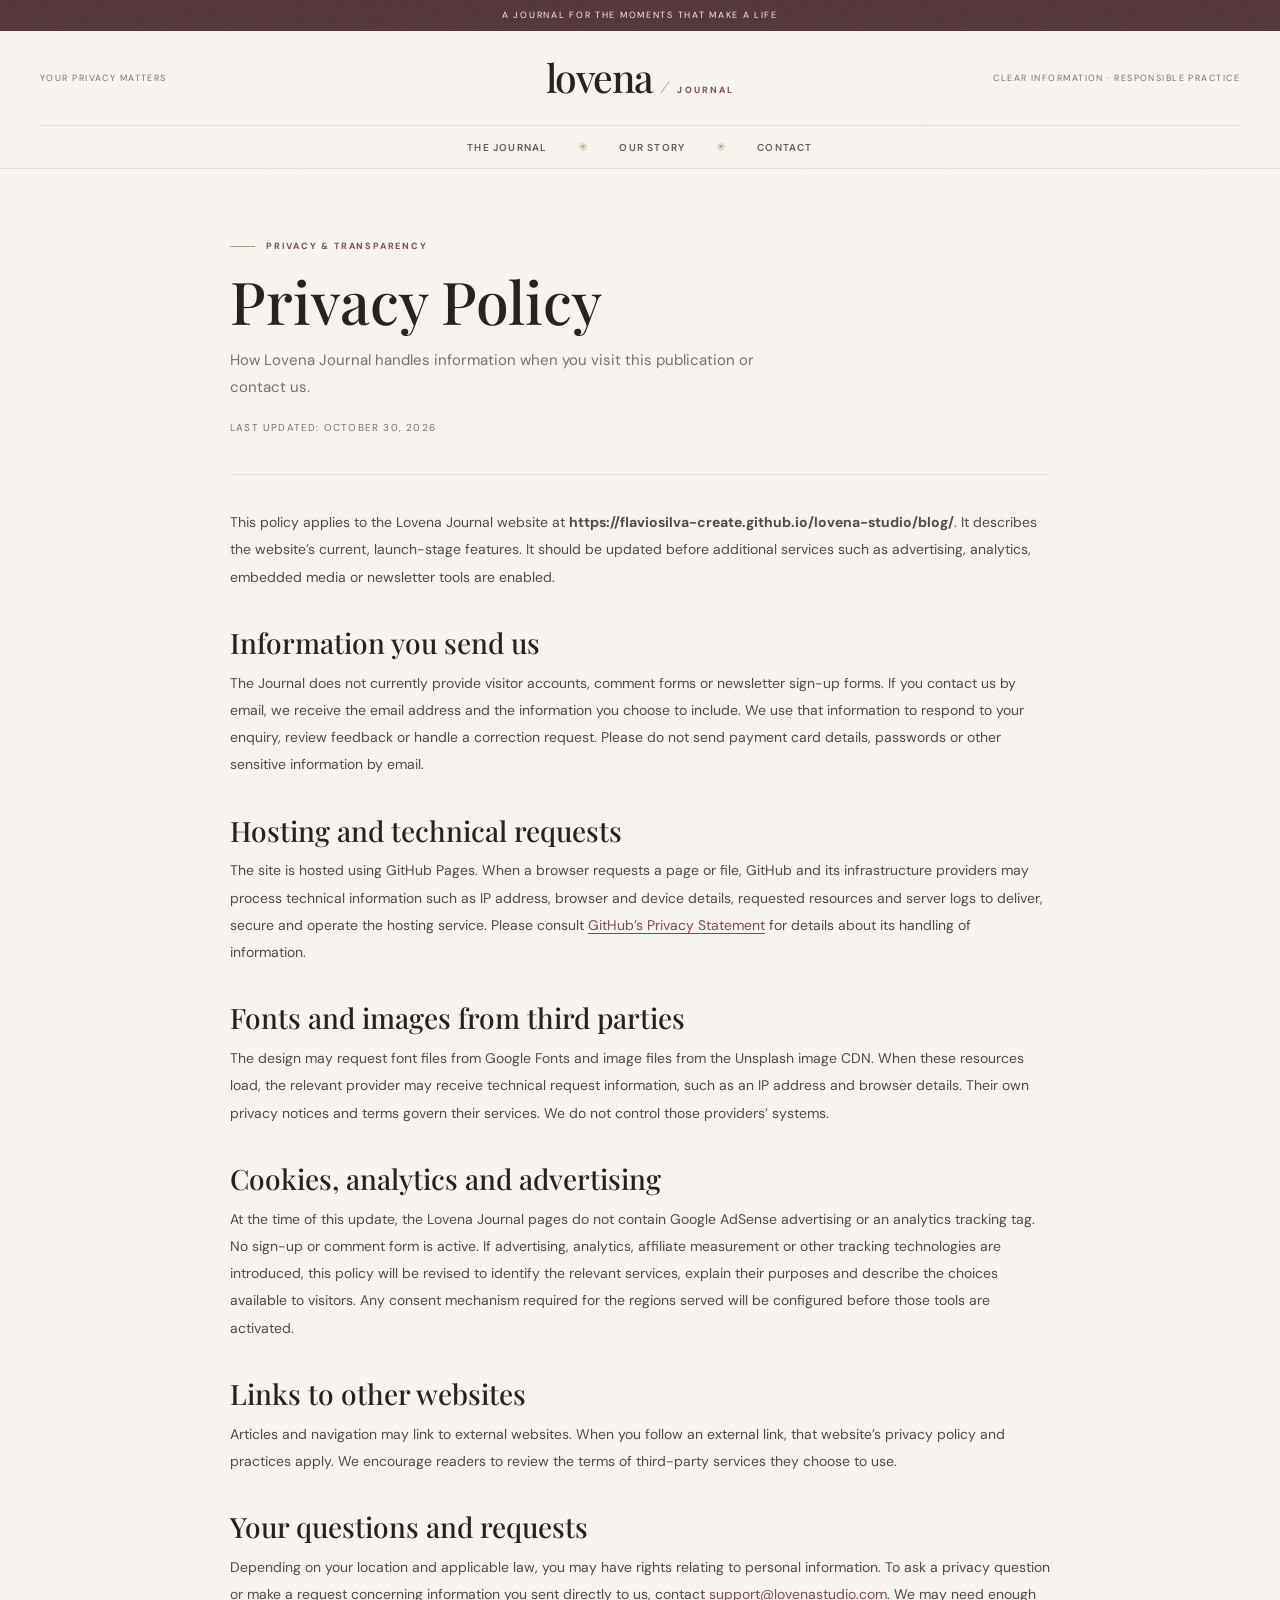
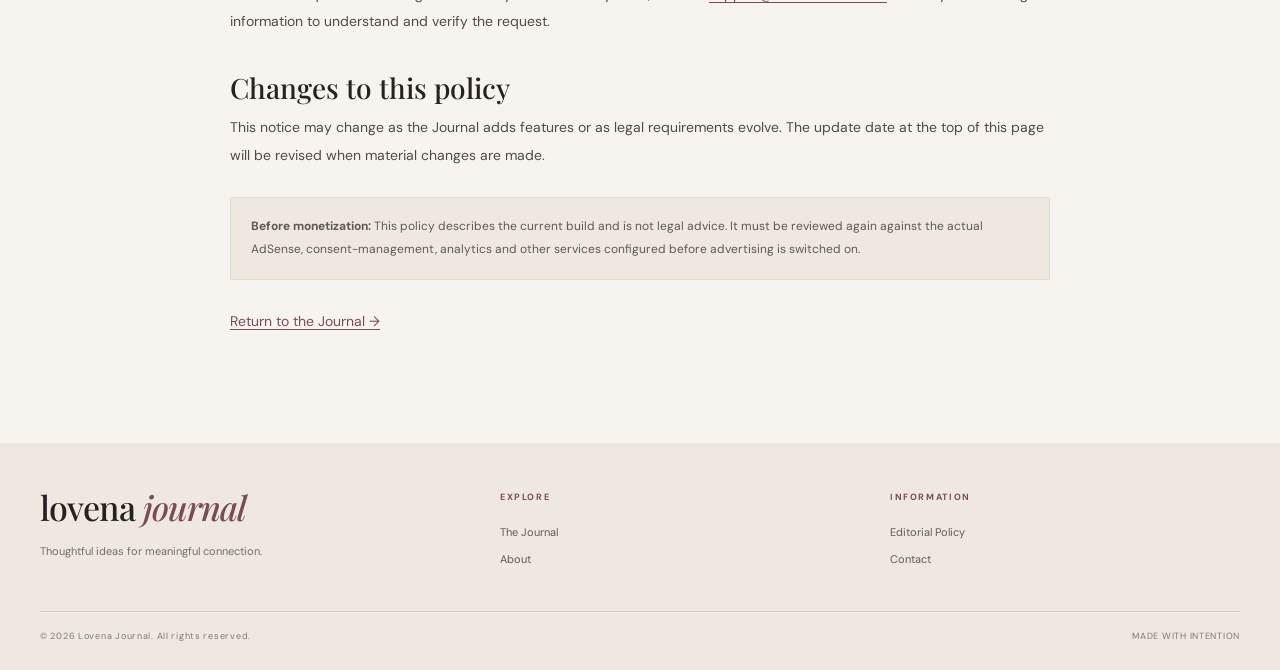
<file: blog/privacy.html>
<!doctype html><html lang="en"><head><meta charset="utf-8"><meta name="viewport" content="width=device-width,initial-scale=1"><title>Privacy Policy | Lovena Journal</title><meta name="description" content="Privacy information explaining hosting, third-party resources, email contact and future advertising or analytics on Lovena Journal."><meta name="robots" content="index,follow"><link rel="canonical" href="https://flaviosilva-create.github.io/lovena-studio/blog/privacy.html"><meta name="theme-color" content="#f7f4ef"><link rel="preconnect" href="https://fonts.googleapis.com"><link rel="preconnect" href="https://fonts.gstatic.com" crossorigin><link rel="stylesheet" href="./styles.css"></head><body><div class="announcement">A journal for the moments that make a life</div><header class="site-header"><div class="wrap masthead"><div class="header-note">YOUR PRIVACY MATTERS</div><a class="brand" href="./"><span class="brand-word">lovena</span><span class="brand-divider">/</span><span class="brand-journal">Journal</span></a><div class="header-note right">CLEAR INFORMATION · RESPONSIBLE PRACTICE</div></div><nav class="main-nav wrap"><a href="./index.html">The Journal</a><span class="nav-mark">✳</span><a href="./about.html">Our Story</a><span class="nav-mark">✳</span><a href="./contact.html">Contact</a></nav></header><main class="wrap simple-shell"><div class="simple-intro"><div class="kicker">Privacy &amp; transparency</div><h1>Privacy Policy</h1><p class="article-deck">How Lovena Journal handles information when you visit this publication or contact us.</p><p style="font-size:10px;letter-spacing:.12em;text-transform:uppercase;color:#77716c;margin-top:17px">Last updated: October 30, 2026</p></div><div class="simple-copy"><p>This policy applies to the Lovena Journal website at <strong>https://flaviosilva-create.github.io/lovena-studio/blog/</strong>. It describes the website’s current, launch-stage features. It should be updated before additional services such as advertising, analytics, embedded media or newsletter tools are enabled.</p><h2>Information you send us</h2><p>The Journal does not currently provide visitor accounts, comment forms or newsletter sign-up forms. If you contact us by email, we receive the email address and the information you choose to include. We use that information to respond to your enquiry, review feedback or handle a correction request. Please do not send payment card details, passwords or other sensitive information by email.</p><h2>Hosting and technical requests</h2><p>The site is hosted using GitHub Pages. When a browser requests a page or file, GitHub and its infrastructure providers may process technical information such as IP address, browser and device details, requested resources and server logs to deliver, secure and operate the hosting service. Please consult <a href="https://docs.github.com/en/site-policy/privacy-policies/github-general-privacy-statement" target="_blank" rel="noopener noreferrer">GitHub’s Privacy Statement</a> for details about its handling of information.</p><h2>Fonts and images from third parties</h2><p>The design may request font files from Google Fonts and image files from the Unsplash image CDN. When these resources load, the relevant provider may receive technical request information, such as an IP address and browser details. Their own privacy notices and terms govern their services. We do not control those providers’ systems.</p><h2>Cookies, analytics and advertising</h2><p>At the time of this update, the Lovena Journal pages do not contain Google AdSense advertising or an analytics tracking tag. No sign-up or comment form is active. If advertising, analytics, affiliate measurement or other tracking technologies are introduced, this policy will be revised to identify the relevant services, explain their purposes and describe the choices available to visitors. Any consent mechanism required for the regions served will be configured before those tools are activated.</p><h2>Links to other websites</h2><p>Articles and navigation may link to external websites. When you follow an external link, that website’s privacy policy and practices apply. We encourage readers to review the terms of third-party services they choose to use.</p><h2>Your questions and requests</h2><p>Depending on your location and applicable law, you may have rights relating to personal information. To ask a privacy question or make a request concerning information you sent directly to us, contact <a href="mailto:support@lovenastudio.com">support@lovenastudio.com</a>. We may need enough information to understand and verify the request.</p><h2>Changes to this policy</h2><p>This notice may change as the Journal adds features or as legal requirements evolve. The update date at the top of this page will be revised when material changes are made.</p><div class="notice"><strong>Before monetization:</strong> This policy describes the current build and is not legal advice. It must be reviewed again against the actual AdSense, consent-management, analytics and other services configured before advertising is switched on.</div><p><a href="./index.html">Return to the Journal →</a></p></div></main><footer class="site-footer"><div class="wrap"><div class="footer-main"><div><a class="footer-brand" href="./">lovena<span> journal</span></a><p class="footer-deck">Thoughtful ideas for meaningful connection.</p></div><div class="footer-col"><strong>Explore</strong><a href="./index.html">The Journal</a><a href="./about.html">About</a></div><div class="footer-col"><strong>Information</strong><a href="./editorial-policy.html">Editorial Policy</a><a href="./contact.html">Contact</a></div></div><div class="footer-bottom"><span>© 2026 Lovena Journal. All rights reserved.</span><span>MADE WITH INTENTION</span></div></div></footer></body></html>
</file>
<file: blog/styles.css>
@import url('https://fonts.googleapis.com/css2?family=DM+Sans:wght@400;500;600;700&family=Playfair+Display:ital,wght@0,500;0,600;0,700;1,500;1,600&display=swap');
:root{--paper:#f7f4ef;--paper-deep:#eee8e0;--white:#fffdfa;--ink:#262220;--muted:#77716c;--wine:#794d53;--wine-dark:#56373c;--line:#e4ddd4;--gold:#b19a78;--serif:'Playfair Display',Georgia,serif;--sans:'DM Sans',Arial,sans-serif;--measure:690px}
*{box-sizing:border-box}
html{scroll-behavior:smooth;scroll-padding-top:96px}
body{margin:0;background:var(--paper);color:var(--ink);font-family:var(--sans);font-size:15px;line-height:1.7;-webkit-font-smoothing:antialiased}
body:before{content:"";position:fixed;inset:0;pointer-events:none;z-index:20;opacity:.11;background-image:url("data:image/svg+xml,%3Csvg viewBox='0 0 180 180' xmlns='http://www.w3.org/2000/svg'%3E%3Cfilter id='n'%3E%3CfeTurbulence type='fractalNoise' baseFrequency='.88' numOctaves='3' stitchTiles='stitch'/%3E%3C/filter%3E%3Crect width='100%25' height='100%25' filter='url(%23n)' opacity='.16'/%3E%3C/svg%3E")}
img{display:block;max-width:100%;height:auto}
a{color:inherit;text-decoration:none}
a:hover{color:var(--wine)}
button,a{-webkit-tap-highlight-color:transparent}
.wrap{width:min(1200px,calc(100% - 64px));margin-inline:auto}
.announcement{background:var(--wine-dark);color:#f7eee7;padding:8px 0;font-size:9px;letter-spacing:.19em;text-transform:uppercase;text-align:center}
.site-header{position:relative;z-index:5;background:rgba(247,244,239,.93);backdrop-filter:blur(14px);border-bottom:1px solid var(--line)}
.masthead{display:grid;grid-template-columns:1fr auto 1fr;align-items:center;min-height:94px;gap:24px}
.header-note{font-size:9px;letter-spacing:.16em;text-transform:uppercase;color:var(--muted)}
.header-note.right{text-align:right}
.brand{display:inline-flex;align-items:baseline;gap:9px;white-space:nowrap}
.brand-word{font:500 39px/.95 var(--serif);letter-spacing:-1.6px}
.brand-divider{font:italic 16px var(--serif);color:var(--wine)}
.brand-journal{font-size:9px;font-weight:700;letter-spacing:.23em;text-transform:uppercase;color:var(--wine)}
.main-nav{display:flex;align-items:center;justify-content:center;gap:31px;border-top:1px solid var(--line);min-height:43px}
.main-nav a{font-size:10px;font-weight:600;letter-spacing:.12em;text-transform:uppercase;color:#625b56;transition:color .2s}
.main-nav a:hover{color:var(--wine)}
.nav-mark{color:var(--gold);font-size:12px}
main{min-height:65vh}
.kicker{display:flex;align-items:center;gap:11px;color:var(--wine);font-size:9px;font-weight:700;letter-spacing:.2em;text-transform:uppercase}
.kicker:before{content:"";width:25px;height:1px;background:var(--gold)}
.display{font:500 clamp(43px,5.4vw,72px)/1.04 var(--serif);letter-spacing:-.045em}
.display em,.serif-italic{font-style:italic;color:var(--wine)}
.hero{padding:54px 0 65px;display:grid;grid-template-columns:minmax(0,.91fr) minmax(0,1.09fr);gap:58px;align-items:center}
.hero-copy{padding:16px 0 14px 18px}
.hero h1{margin:22px 0 20px;max-width:560px}
.hero-deck{max-width:460px;font-size:15px;line-height:1.9;color:#6e6761;margin:0}
.hero-meta{display:flex;align-items:center;gap:12px;margin-top:27px;color:var(--muted);font-size:10px;letter-spacing:.08em;text-transform:uppercase}
.meta-dot{height:3px;width:3px;background:var(--gold);border-radius:50%}
.text-link{display:inline-flex;align-items:center;gap:12px;margin-top:27px;padding-bottom:6px;border-bottom:1px solid var(--wine);font-size:10px;font-weight:700;letter-spacing:.16em;text-transform:uppercase;color:var(--wine)}
.text-link span{font-size:17px;line-height:10px;transition:transform .2s}
.text-link:hover span{transform:translateX(4px)}
.hero-visual{position:relative;min-height:490px;background:#d9c9bb;overflow:hidden}
.hero-visual img{position:absolute;inset:0;width:100%;height:100%;object-fit:cover;object-position:center 43%;filter:saturate(.78)}
.hero-visual:after{content:"";position:absolute;inset:0;background:linear-gradient(180deg,rgba(24,18,17,.02) 35%,rgba(24,18,17,.44))}
.image-caption{position:absolute;z-index:1;left:25px;bottom:22px;color:#fff;font:italic 15px var(--serif);letter-spacing:.02em}
.image-index{position:absolute;z-index:2;right:18px;top:18px;border:1px solid rgba(255,255,255,.65);padding:8px 10px;color:white;font-size:9px;letter-spacing:.18em;text-transform:uppercase}
.hero-label{position:absolute;z-index:2;top:24px;left:24px;background:rgba(247,244,239,.94);padding:11px 14px;color:var(--wine);font-size:9px;font-weight:700;letter-spacing:.17em;text-transform:uppercase}
.issue-line{border-top:1px solid var(--line);border-bottom:1px solid var(--line);display:flex;align-items:center;justify-content:space-between;gap:20px;padding:14px 0;color:var(--muted);font-size:9px;letter-spacing:.17em;text-transform:uppercase}
.issue-line strong{color:var(--wine);font-weight:700}
.section{padding:74px 0}
.section-top{display:flex;justify-content:space-between;align-items:end;gap:30px;margin-bottom:28px}
.section-title{font:500 clamp(31px,3.5vw,44px)/1.13 var(--serif);letter-spacing:-.035em;margin:11px 0 0}
.section-intro{max-width:340px;color:var(--muted);font-size:12px;line-height:1.8;margin:0}
.feature-grid{display:grid;grid-template-columns:minmax(0,1.3fr) minmax(260px,.7fr);gap:24px}
.feature-story{display:grid;grid-template-columns:1.05fr .95fr;background:var(--white);border:1px solid var(--line);min-height:350px}
.story-image{position:relative;min-height:350px;overflow:hidden;background:var(--paper-deep)}
.story-image img{position:absolute;inset:0;width:100%;height:100%;object-fit:cover;transition:transform .7s cubic-bezier(.2,.7,.2,1)}
.feature-story:hover .story-image img,.story-card:hover .card-image img{transform:scale(1.045)}
.story-copy{padding:33px 31px;display:flex;flex-direction:column;align-items:flex-start}
.category{font-size:9px;font-weight:700;letter-spacing:.16em;text-transform:uppercase;color:var(--wine)}
.story-copy h3{font:500 clamp(25px,2.8vw,34px)/1.16 var(--serif);letter-spacing:-.025em;margin:17px 0 13px}
.story-copy p{color:var(--muted);font-size:12px;line-height:1.9;margin:0 0 20px}
.story-copy .text-link{margin-top:auto}
.side-edit{border:1px solid var(--line);background:#eee8e0;padding:29px 27px;display:flex;flex-direction:column}
.side-edit h3{font:500 27px/1.2 var(--serif);margin:12px 0 20px}
.edit-list{list-style:none;padding:0;margin:0}
.edit-list li{padding:14px 0;border-top:1px solid #d9cfc3}
.edit-list a{font:500 17px/1.32 var(--serif)}
.edit-list small{display:block;margin-top:6px;color:var(--muted);font-size:9px;letter-spacing:.12em;text-transform:uppercase}
.side-note{margin-top:auto;padding-top:21px;color:#6d625b;font:italic 15px/1.5 var(--serif)}
.story-grid{display:grid;grid-template-columns:repeat(3,minmax(0,1fr));gap:23px}
.story-card{min-width:0}
.card-image{position:relative;aspect-ratio:1.16/1;overflow:hidden;background:#e2d7cc}
.card-image img{width:100%;height:100%;object-fit:cover;transition:transform .7s cubic-bezier(.2,.7,.2,1)}
.card-body{padding:17px 2px 0}
.card-meta{font-size:9px;letter-spacing:.13em;text-transform:uppercase;color:var(--muted)}
.story-card h3{font:500 clamp(22px,2.4vw,28px)/1.17 var(--serif);letter-spacing:-.025em;margin:11px 0 9px}
.story-card p{font-size:12px;line-height:1.85;color:var(--muted);margin:0}
.card-read{display:inline-flex;gap:9px;align-items:center;margin-top:17px;font-size:9px;letter-spacing:.15em;text-transform:uppercase;font-weight:700;color:var(--wine)}
.card-read span{font-size:16px}
.editorial-break{background:var(--wine-dark);color:#f8f0e9;padding:55px 0;position:relative;overflow:hidden}
.editorial-break:after{content:"L";position:absolute;right:8%;top:-135px;font:italic 360px/1 var(--serif);color:rgba(255,255,255,.045);pointer-events:none}
.break-inner{display:grid;grid-template-columns:1fr auto;align-items:center;gap:30px;position:relative;z-index:1}
.break-kicker{font-size:9px;letter-spacing:.2em;text-transform:uppercase;color:#d5bba7}
.break-title{font:500 clamp(32px,4vw,48px)/1.1 var(--serif);max-width:680px;margin:13px 0}
.break-copy{font-size:12px;line-height:1.8;color:#dfd1c8;max-width:540px;margin:0}
.break-link{display:inline-flex;align-items:center;gap:12px;border:1px solid rgba(255,255,255,.42);padding:15px 19px;color:#fff;font-size:9px;letter-spacing:.16em;text-transform:uppercase;white-space:nowrap}
.break-link:hover{background:#fff;color:var(--wine-dark)}
.topics{display:grid;grid-template-columns:repeat(4,1fr);border-top:1px solid var(--line);border-bottom:1px solid var(--line)}
.topic{padding:20px 18px 21px;border-right:1px solid var(--line)}
.topic:last-child{border:0}
.topic small{font-size:9px;letter-spacing:.16em;text-transform:uppercase;color:var(--wine)}
.topic h3{font:500 21px/1.2 var(--serif);margin:7px 0 0}
.site-footer{background:#eee8e0;padding:47px 0 25px}
.footer-main{display:grid;grid-template-columns:1.2fr 1fr 1fr;gap:40px;padding-bottom:38px}
.footer-brand{font:500 34px/1 var(--serif);letter-spacing:-1px}
.footer-brand span{color:var(--wine);font-style:italic}
.footer-deck{max-width:250px;color:#766d66;font-size:11px;line-height:1.8;margin-top:13px}
.footer-col strong{display:block;font-size:9px;letter-spacing:.18em;text-transform:uppercase;color:var(--wine);margin-bottom:14px}
.footer-col a{display:block;font-size:11px;color:#615a55;padding:4px 0}
.footer-bottom{border-top:1px solid #d9d0c7;padding-top:17px;display:flex;justify-content:space-between;gap:15px;color:#81776f;font-size:9px;letter-spacing:.08em}
.article-shell{padding:30px 0 80px}
.breadcrumb{font-size:10px;color:var(--muted);letter-spacing:.08em;margin:0 0 27px}
.breadcrumb a{color:var(--wine)}
.article-hero{display:grid;grid-template-columns:minmax(0,1fr) minmax(320px,.9fr);gap:45px;align-items:center;padding-bottom:40px;border-bottom:1px solid var(--line)}
.article-heading{padding:10px 0}
.article-heading h1{font:500 clamp(42px,5vw,62px)/1.04 var(--serif);letter-spacing:-.045em;margin:17px 0}
.article-deck{font-size:15px;line-height:1.85;color:var(--muted);max-width:550px}
.article-meta{display:flex;flex-wrap:wrap;gap:10px 15px;align-items:center;margin-top:23px;color:var(--muted);font-size:9px;letter-spacing:.1em;text-transform:uppercase}
.article-cover{position:relative;aspect-ratio:1.15/1;overflow:hidden;background:var(--paper-deep)}
.article-cover img{width:100%;height:100%;object-fit:cover}
.article-cover figcaption{position:absolute;bottom:0;left:0;right:0;padding:25px 18px 13px;background:linear-gradient(transparent,rgba(25,20,18,.55));color:#fff;font-size:9px;letter-spacing:.08em}
.article-content-grid{display:grid;grid-template-columns:190px minmax(0,var(--measure)) 1fr;gap:43px;padding-top:49px;align-items:start}
.article-aside{position:sticky;top:25px}
.aside-label{font-size:9px;letter-spacing:.18em;text-transform:uppercase;color:var(--wine);font-weight:700}
.aside-rule{height:1px;background:var(--line);margin:13px 0}
.aside-note{font:italic 17px/1.45 var(--serif);color:#655d57}
.aside-details{font-size:10px;color:var(--muted);line-height:1.9;margin-top:22px}
.articlebody{max-width:var(--measure);font-size:15px;line-height:1.95;color:#514a45}
.articlebody>p:first-child:first-letter{float:left;font:500 58px/.78 var(--serif);color:var(--wine);padding:7px 9px 0 0}
.articlebody p{margin:0 0 22px}
.articlebody h2{font:500 32px/1.17 var(--serif);letter-spacing:-.03em;color:var(--ink);margin:46px 0 16px}
.articlebody h3{font:500 22px/1.2 var(--serif);color:var(--wine-dark);margin:29px 0 10px}
.articlebody ul,.articlebody ol{padding-left:23px;margin:0 0 25px}
.articlebody li{padding:4px 0 4px 4px}
.articlebody strong{color:#302a26}
.articlebody a{color:var(--wine);text-decoration:underline;text-decoration-color:#cdb6b0;text-underline-offset:3px}
.callout{border-left:2px solid var(--wine);background:#eee8e0;padding:22px 25px;margin:31px 0;color:#554b45;font:italic 18px/1.6 var(--serif)}
.related{border-top:1px solid var(--line);padding-top:28px;margin-top:48px}
.related h3{font:500 25px var(--serif);margin:0 0 15px;color:var(--ink)}
.related p{font-size:12px;margin:8px 0}
.related a{font-weight:600}
.reading-progress{position:fixed;z-index:25;top:0;left:0;width:0;height:3px;background:var(--wine)}
.simple-shell{max-width:820px;padding:70px 0 90px}
.simple-intro{border-bottom:1px solid var(--line);padding-bottom:28px;margin-bottom:34px}
.simple-intro h1{font:500 clamp(42px,5vw,59px)/1.05 var(--serif);margin:15px 0}
.simple-copy{font-size:14px;line-height:1.95;color:#514a45}
.simple-copy h2{font:500 28px/1.2 var(--serif);margin:35px 0 10px;color:var(--ink)}
.simple-copy p{margin:0 0 18px}
.simple-copy li{margin:7px 0}
.simple-copy a{color:var(--wine);text-decoration:underline;text-underline-offset:3px}
.notice{background:#eee8e0;border:1px solid var(--line);padding:17px 20px;margin:28px 0;font-size:12px;color:#625850}
.article-end{margin:45px 0 0;padding:23px 0;border-top:1px solid var(--line);border-bottom:1px solid var(--line);font:italic 20px/1.5 var(--serif);color:var(--wine-dark)}
@media(max-width:1000px){.wrap{width:min(100% - 44px,850px)}.hero{gap:35px}.feature-grid{grid-template-columns:1fr}.feature-story{min-height:310px}.side-edit{padding:23px}.edit-list{display:grid;grid-template-columns:repeat(3,1fr);gap:15px}.edit-list li{border-top:1px solid #d9cfc3}.side-note{margin-top:15px}.article-content-grid{grid-template-columns:150px minmax(0,1fr);gap:30px}.article-rail-empty{display:none}}
@media(max-width:700px){.wrap{width:calc(100% - 34px)}.announcement{font-size:8px;letter-spacing:.13em}.masthead{grid-template-columns:1fr;justify-items:center;gap:7px;padding:19px 0 16px;min-height:0}.header-note{display:none}.brand-word{font-size:36px}.main-nav{gap:0;justify-content:space-between;min-height:42px;overflow-x:auto;white-space:nowrap}.main-nav a{font-size:8px;letter-spacing:.1em}.hero{grid-template-columns:1fr;padding:34px 0 39px;gap:25px}.hero-copy{padding:0 3px}.display{font-size:clamp(43px,12vw,60px)}.hero-deck{font-size:13px}.hero-visual{min-height:360px}.issue-line{font-size:8px;letter-spacing:.11em}.section{padding:51px 0}.section-top{display:block;margin-bottom:22px}.section-intro{margin-top:13px}.feature-story{grid-template-columns:1fr}.story-image{min-height:275px}.story-copy{padding:24px}.side-edit{padding:23px}.edit-list{grid-template-columns:1fr}.story-grid{grid-template-columns:1fr;gap:32px}.card-image{aspect-ratio:1.35/1}.story-card h3{font-size:27px}.editorial-break{padding:42px 0}.break-inner{grid-template-columns:1fr}.break-link{justify-self:start}.topics{grid-template-columns:repeat(2,1fr)}.topic:nth-child(2){border-right:0}.topic:nth-child(-n+2){border-bottom:1px solid var(--line)}.footer-main{grid-template-columns:1fr 1fr;gap:28px}.footer-main>div:first-child{grid-column:1/-1}.footer-bottom{flex-direction:column;gap:7px}.article-shell{padding:24px 0 60px}.article-hero{grid-template-columns:1fr;gap:22px;padding-bottom:28px}.article-heading{padding:0}.article-heading h1{font-size:clamp(40px,11vw,54px)}.article-deck{font-size:13px}.article-cover{aspect-ratio:1.28/1}.article-content-grid{display:block;padding-top:28px}.article-aside{position:static;display:flex;gap:13px;align-items:center;flex-wrap:wrap;margin-bottom:22px}.aside-rule{display:none}.aside-note,.aside-details{display:none}.articlebody{font-size:14px;line-height:1.9}.articlebody h2{font-size:29px;margin-top:38px}.articlebody>p:first-child:first-letter{font-size:49px}.simple-shell{padding:48px 0 65px}.simple-intro h1{font-size:43px}.simple-copy{font-size:13px}}
@media(prefers-reduced-motion:reduce){html{scroll-behavior:auto}*,*:before,*:after{transition:none!important;animation:none!important}}


/* LOVENA JOURNAL — DISTINCT EDITORIAL HOMEPAGE */
.journal-home{--paper:#f4f0e9;--paper-deep:#e8dfd4;--ink:#2b2421;--wine:#743d46;--wine-dark:#38272a;--gold:#b99a76;background:var(--paper);font-family:var(--sans)}
.journal-home:before{opacity:.045}
.journal-topline{height:30px;padding:0 4.2%;display:flex;align-items:center;justify-content:space-between;background:#332528;color:#e9ddd0;font-size:8px;letter-spacing:.2em}
.journal-header{width:100%;display:grid;grid-template-columns:1fr auto 1fr;align-items:center;padding:22px 4.2%;background:var(--paper);border-bottom:1px solid #d8cec3}
.journal-logo,.journal-footer-brand>a{display:inline-flex;align-items:baseline;gap:8px;font:500 35px/.9 var(--serif);letter-spacing:-1.8px;color:var(--ink)}
.journal-logo span,.journal-footer-brand>a span{font:italic 11px var(--sans);letter-spacing:.19em;text-transform:uppercase;color:var(--wine)}
.journal-nav{display:flex;gap:27px;align-items:center}
.journal-nav a,.journal-about{font-size:9px;font-weight:700;letter-spacing:.13em;text-transform:uppercase;color:#625752;white-space:nowrap}
.journal-nav a:hover,.journal-about:hover{color:var(--wine)}
.journal-about{justify-self:end}.journal-about span{font-size:14px;color:var(--wine);margin-left:5px}
.cover-story{position:relative;min-height:640px;display:grid;grid-template-columns:1.05fr .95fr;background:#e9e0d6;border-bottom:1px solid #d6c9bd}
.cover-image{position:relative;min-height:640px;overflow:hidden;background:#b5a294}
.cover-image:after{content:"";position:absolute;inset:0;background:linear-gradient(90deg,rgba(28,19,18,.03),rgba(28,19,18,.12))}
.cover-image img{width:100%;height:100%;position:absolute;inset:0;object-fit:cover;object-position:center;filter:saturate(.72)}
.cover-image-note{position:absolute;bottom:27px;left:31px;z-index:1;color:white;font-size:8px;letter-spacing:.2em;text-shadow:0 1px 8px #322}
.cover-copy{display:flex;flex-direction:column;justify-content:center;align-items:flex-start;padding:72px clamp(35px,6.2vw,100px) 75px clamp(34px,5.2vw,78px);position:relative}
.cover-eyebrow,.journal-eyebrow{font-size:8px;font-weight:700;letter-spacing:.2em;line-height:1.7;color:var(--wine);text-transform:uppercase}
.eyebrow-line{display:inline-block;width:27px;height:1px;background:var(--gold);vertical-align:middle;margin:0 10px 3px 0}
.cover-copy h1{font:500 clamp(55px,6.3vw,94px)/.98 var(--serif);letter-spacing:-.065em;margin:31px 0 25px;color:#312624}
.cover-copy h1 em{font-weight:500;color:var(--wine);letter-spacing:-.07em}
.cover-deck{font:400 17px/1.8 var(--serif);color:#625650;max-width:400px;margin:0}
.cover-deck em{color:var(--wine)}
.cover-bottom{display:flex;align-items:flex-end;justify-content:space-between;gap:25px;width:100%;margin-top:42px;padding-top:20px;border-top:1px solid #d1c2b5}
.cover-cta{display:inline-flex;align-items:center;gap:18px;padding:14px 18px;background:var(--wine);color:#fff7f0;font-size:9px;font-weight:700;letter-spacing:.13em;text-transform:uppercase;transition:background .2s}
.cover-cta:hover{background:#4e2d33;color:white}.cover-cta span{font-size:15px}
.cover-index{font-size:7px;line-height:1.9;letter-spacing:.13em;color:#82736b;text-align:right}
.cover-side-note{position:absolute;right:3.7%;bottom:17px;font:italic 10px/1.6 var(--serif);color:#88766a;text-align:right}
.journal-marquee{overflow:hidden;background:var(--wine);color:#f4e9dd;white-space:nowrap;padding:13px 0}
.journal-marquee>div{display:flex;justify-content:space-around;gap:28px;font-size:8px;font-weight:700;letter-spacing:.22em}
.journal-marquee span{color:#d7b893;font-size:12px}
.journal-section{width:min(1210px,calc(100% - 100px));margin:0 auto;padding:105px 0}
.journal-section-head{display:grid;grid-template-columns:1fr minmax(240px,350px);gap:35px;align-items:end;margin-bottom:44px}
.journal-section-head h2{font:500 clamp(40px,5vw,67px)/1.04 var(--serif);letter-spacing:-.055em;margin:17px 0 0}
.journal-section-head h2 em{color:var(--wine);font-weight:500}
.journal-section-head>p{font-size:12px;line-height:1.9;color:#776b64;margin:0 0 4px;max-width:340px}
.lead-feature{display:grid;grid-template-columns:1.15fr .85fr;min-height:470px;background:#e9e1d7}
.lead-photo{position:relative;min-height:470px;overflow:hidden;background:#d0bca8}
.lead-photo img{width:100%;height:100%;position:absolute;inset:0;object-fit:cover;transition:transform .8s}
.lead-photo:hover img,.journal-story-image:hover img{transform:scale(1.035)}
.photo-number{position:absolute;left:23px;top:23px;padding:10px 12px;background:rgba(247,242,234,.94);font-size:8px;letter-spacing:.15em;color:var(--wine);font-weight:700}
.lead-text{padding:clamp(30px,5vw,70px);display:flex;align-items:flex-start;flex-direction:column;justify-content:center;position:relative}
.lead-text h3{font:500 clamp(35px,4vw,53px)/1.04 var(--serif);letter-spacing:-.045em;margin:20px 0}
.lead-text h3 a:hover,.journal-story h3 a:hover{color:var(--wine)}
.lead-text>p{font-size:12px;line-height:2;color:#71645d;margin:0;max-width:400px}
.journal-read-link{display:inline-flex;align-items:center;gap:18px;margin-top:26px;padding-bottom:7px;border-bottom:1px solid var(--wine);color:var(--wine);font-size:8px;font-weight:700;letter-spacing:.17em;text-transform:uppercase}
.journal-read-link span{font-size:14px;transition:transform .2s}.journal-read-link:hover span{transform:translate(3px,-3px)}
.lead-quote{font:italic 18px/1.4 var(--serif);color:#9a8275;margin-top:40px;padding-left:16px;border-left:1px solid var(--gold)}
.stories-section{padding-top:5px}
.journal-story-grid{display:grid;grid-template-columns:1fr 1fr;gap:40px}
.journal-story{min-width:0}
.journal-story-image{position:relative;display:block;aspect-ratio:1.38/1;overflow:hidden;background:#ddd0c3}
.journal-story-image img{width:100%;height:100%;object-fit:cover;transition:transform .8s}
.journal-story-image>span{position:absolute;bottom:17px;left:17px;background:rgba(247,242,234,.95);padding:10px 12px;color:var(--wine);font-size:7px;font-weight:700;letter-spacing:.16em}
.journal-story-copy{padding:24px 0 0;max-width:540px}
.journal-story-copy h3{font:500 clamp(29px,3.6vw,45px)/1.1 var(--serif);letter-spacing:-.04em;margin:13px 0}
.journal-story-copy>p{max-width:470px;color:#756961;font-size:12px;line-height:1.9;margin:0}
.journal-manifesto{position:relative;overflow:hidden;background:#38272a;color:#f3e9dd;padding:92px max(50px,calc((100% - 1210px)/2));min-height:420px;display:flex;align-items:center;justify-content:center;text-align:center}
.manifesto-inner{position:relative;z-index:1;max-width:640px}
.manifesto-inner .journal-eyebrow{color:#d4b494}
.manifesto-inner blockquote{font:500 clamp(54px,7.5vw,88px)/.98 var(--serif);letter-spacing:-.055em;margin:25px 0}
.manifesto-inner blockquote em{color:#d5b69a}
.manifesto-inner>p{max-width:440px;margin:0 auto;color:#d9c9c1;font-size:12px;line-height:1.95}
.manifesto-inner>a{display:inline-block;margin-top:28px;padding-bottom:7px;border-bottom:1px solid #b99a76;color:#f3e9dd;font-size:8px;font-weight:700;letter-spacing:.17em;text-transform:uppercase}
.manifesto-inner>a span{margin-left:12px;color:#d5b69a}
.manifesto-ornament{position:absolute;left:6%;top:-145px;font:italic 400px/1 var(--serif);color:rgba(255,255,255,.035)}
.manifesto-caption{position:absolute;right:4%;bottom:25px;font-size:7px;line-height:1.9;letter-spacing:.18em;color:#bdaaa0;text-align:right}
.journal-last-section{padding-top:95px;padding-bottom:100px}
.journal-topic-grid{border-top:1px solid #d6cbc0}
.journal-topic-grid>a{display:grid;grid-template-columns:65px 1fr 30px;align-items:center;gap:20px;padding:22px 8px;border-bottom:1px solid #d6cbc0;transition:padding .25s,background .25s}
.journal-topic-grid>a:hover{padding-left:18px;background:#eee7de}
.journal-topic-grid>a>span{font:italic 21px var(--serif);color:#a98c72}
.journal-topic-grid small{font-size:7px;letter-spacing:.17em;color:var(--wine);font-weight:700}
.journal-topic-grid h3{font:500 26px/1.15 var(--serif);margin:4px 0 0}
.journal-topic-grid b{font-size:18px;color:var(--wine);font-weight:400;text-align:right}
.journal-footer{background:#e9e1d7;padding:55px max(50px,calc((100% - 1210px)/2)) 23px}
.journal-footer-main{display:grid;grid-template-columns:.85fr 1.15fr;gap:80px;padding-bottom:44px}
.journal-footer-brand>p{max-width:300px;color:#766b63;font-size:11px;line-height:1.9;margin-top:18px}
.journal-footer-links{display:grid;grid-template-columns:1fr 1fr;gap:35px}
.journal-footer-links strong{display:block;color:var(--wine);font-size:8px;letter-spacing:.18em;margin-bottom:15px}
.journal-footer-links a{display:block;color:#5e534d;font-size:11px;margin:9px 0}
.journal-footer-links a:hover{color:var(--wine)}
.journal-footer-bottom{display:flex;justify-content:space-between;gap:18px;border-top:1px solid #d2c6ba;padding-top:17px;color:#83766c;font-size:7px;letter-spacing:.14em}
.journal-footer-bottom a{color:var(--wine);font-weight:700}
@media(max-width:950px){.journal-header{grid-template-columns:1fr auto;gap:20px}.journal-nav{grid-column:1/-1;grid-row:2;justify-content:center;padding-top:16px;border-top:1px solid #d8cec3}.journal-about{grid-column:2;grid-row:1}.cover-story{min-height:560px;grid-template-columns:1fr 1fr}.cover-image{min-height:560px}.cover-copy{padding:45px 30px}.cover-copy h1{font-size:clamp(49px,7vw,70px)}.cover-side-note{display:none}.journal-section{width:calc(100% - 60px);padding:75px 0}.lead-feature{min-height:390px}.lead-photo{min-height:390px}.lead-text{padding:30px}.journal-footer{padding-left:30px;padding-right:30px}}
@media(max-width:650px){.journal-topline{padding:0 17px;height:27px;justify-content:center}.journal-topline span:first-child,.journal-topline span:last-child{display:none}.journal-header{padding:18px 18px 0;grid-template-columns:1fr auto;gap:14px}.journal-logo{font-size:32px}.journal-logo span{font-size:9px}.journal-nav{grid-column:1/-1;grid-row:2;justify-content:flex-start;overflow-x:auto;gap:22px;padding:14px 0 13px;white-space:nowrap}.journal-nav a{font-size:8px}.journal-about{font-size:7px;letter-spacing:.08em}.cover-story{display:flex;flex-direction:column-reverse;min-height:0}.cover-copy{padding:45px 23px 35px}.cover-copy h1{font-size:clamp(54px,14vw,76px);margin:22px 0 18px}.cover-deck{font-size:16px;line-height:1.75}.cover-bottom{margin-top:30px;gap:10px}.cover-cta{padding:13px 12px;font-size:8px}.cover-index{font-size:6px}.cover-image{min-height:330px;height:330px}.cover-image-note{left:17px;bottom:17px;font-size:7px}.journal-marquee{padding:11px 0}.journal-marquee>div{justify-content:flex-start;gap:18px;font-size:7px;min-width:max-content}.journal-section{width:calc(100% - 40px);padding:64px 0}.journal-section-head{grid-template-columns:1fr;gap:13px;margin-bottom:27px}.journal-section-head h2{font-size:45px}.journal-section-head>p{font-size:12px}.lead-feature{grid-template-columns:1fr}.lead-photo{min-height:0;height:auto;aspect-ratio:1.12/1}.lead-text{padding:29px 23px 32px}.lead-text h3{font-size:39px}.lead-quote{margin-top:28px}.stories-section{padding-top:0}.journal-story-grid{grid-template-columns:1fr;gap:40px}.journal-story-image{aspect-ratio:1.2/1}.journal-story-copy h3{font-size:35px}.journal-manifesto{padding:72px 22px;min-height:390px}.manifesto-inner blockquote{font-size:61px}.manifesto-caption{font-size:6px;right:15px;bottom:14px}.manifesto-ornament{font-size:300px;top:-80px;left:-5%}.journal-last-section{padding-top:65px;padding-bottom:70px}.journal-topic-grid>a{grid-template-columns:34px 1fr 20px;gap:12px;padding:18px 0}.journal-topic-grid h3{font-size:23px}.journal-footer{padding:39px 20px 20px}.journal-footer-main{grid-template-columns:1fr;gap:32px;padding-bottom:32px}.journal-footer-links{gap:20px}.journal-footer-bottom{flex-direction:column;gap:10px;font-size:7px}}
@media(prefers-reduced-motion:reduce){.journal-home *{scroll-behavior:auto!important;transition:none!important}}


/* Lovena Journal homepage: align with the actual Lovena Studio identity.
   Only .journal-home is affected; article and policy pages keep their existing layout. */
.journal-home{--paper:#fff;--paper-deep:#f5f4f3;--white:#fff;--ink:#19191c;--muted:#666970;--wine:#8d646a;--wine-dark:#242326;--line:#e1e1e3;--gold:#b9a3a0;background:#fff;background-image:linear-gradient(to right,rgba(24,25,28,.035) 1px,transparent 1px),linear-gradient(to bottom,rgba(24,25,28,.035) 1px,transparent 1px);background-size:72px 72px;font-family:var(--sans)}
.journal-home:before{display:none}
.journal-topline{height:28px;padding:0 max(24px,calc((100% - 1180px)/2));background:#242326;color:#f5f2f2;font-size:8px;letter-spacing:.15em}
.journal-header{position:relative;z-index:5;max-width:1180px;margin:0 auto;padding:0 28px;min-height:82px;grid-template-columns:1fr auto 1fr;background:rgba(255,255,255,.96);border-bottom:1px solid var(--line)}
.journal-logo,.journal-footer-brand>a{font-family:'Playfair Display',Georgia,serif;font-size:31px;font-weight:600;letter-spacing:-1.2px;color:#19191c}
.journal-logo span,.journal-footer-brand>a span{font-family:var(--sans);font-size:9px;font-style:normal;font-weight:700;letter-spacing:.15em;color:var(--wine)}
.journal-nav{gap:clamp(14px,2.1vw,28px)}.journal-nav a,.journal-about{font-family:var(--sans);font-size:9px;letter-spacing:.08em;color:#56565c}.journal-about{justify-self:end}
.cover-story{max-width:1224px;margin:0 auto;padding:56px 28px 64px;min-height:0;grid-template-columns:1fr 1fr;gap:clamp(36px,6vw,86px);align-items:center;background:transparent;border-bottom:1px solid var(--line)}
.cover-image{grid-column:2;grid-row:1;min-height:0;height:clamp(390px,43vw,540px);border-radius:5px;background:#eee}
.cover-image:after{background:linear-gradient(0deg,rgba(20,20,22,.28),transparent 38%)}.cover-image img{filter:none;object-position:center}
.cover-image-note{left:22px;bottom:20px;font-family:var(--sans);font-size:8px;letter-spacing:.14em}
.cover-copy{grid-column:1;grid-row:1;padding:20px 0;justify-content:center}
.cover-eyebrow,.journal-eyebrow{font-family:var(--sans);font-size:9px;letter-spacing:.13em;color:var(--wine)}.eyebrow-line{background:var(--wine);opacity:.65}
.cover-copy h1{font-family:'Playfair Display',Georgia,serif;font-size:clamp(52px,6vw,78px);line-height:1.02;letter-spacing:-.055em;margin:25px 0 22px;color:#19191c}
.cover-copy h1 em,.journal-section-head h2 em{color:var(--wine)}
.cover-deck{font-family:var(--sans);font-size:15px;line-height:1.9;color:#62636a;max-width:430px}.cover-deck em{font-family:'Playfair Display',Georgia,serif;color:#333238}
.cover-bottom{align-items:center;margin-top:32px;padding-top:23px;border-color:var(--line)}
.cover-cta{border-radius:999px;background:#19191c;color:#fff;padding:14px 20px;font-size:10px;letter-spacing:.04em;text-transform:none}.cover-cta:hover{background:var(--wine);color:#fff}
.cover-index{font-family:var(--sans);font-size:8px;letter-spacing:.08em;color:#85858a}.cover-side-note{display:none}
.journal-marquee{background:#f3f1f0;color:#575157;padding:14px 0;border-top:1px solid #e7e3e3;border-bottom:1px solid #e7e3e3}.journal-marquee>div{font-family:var(--sans);font-size:8px;letter-spacing:.16em}.journal-marquee span{color:var(--wine)}
.journal-section{width:min(1124px,calc(100% - 56px));padding:88px 0}.journal-section-head{gap:38px;margin-bottom:34px}
.journal-section-head h2{font-family:'Playfair Display',Georgia,serif;font-size:clamp(39px,4.6vw,57px);letter-spacing:-.045em;color:#19191c}.journal-section-head>p{font-size:13px;line-height:1.85;color:#686970}
.lead-feature{grid-template-columns:1.08fr .92fr;min-height:0;background:#f5f4f3;border:1px solid #e5e3e3;border-radius:6px;overflow:hidden}.lead-photo{min-height:420px}.lead-photo img{transition:transform .5s}
.photo-number{border-radius:3px;font-size:8px;letter-spacing:.1em;color:var(--wine)}.lead-text{padding:clamp(28px,4vw,54px)}
.lead-text h3{font-family:'Playfair Display',Georgia,serif;font-size:clamp(32px,3.5vw,46px);letter-spacing:-.04em;color:#19191c}.lead-text>p{font-size:13px;line-height:1.9;color:#62636a}
.journal-read-link{font-family:var(--sans);font-size:10px;letter-spacing:.04em;text-transform:none;color:#19191c;border-color:#bda8aa}.lead-quote{font-size:17px;color:var(--wine);margin-top:30px}
.stories-section{padding-top:12px}.journal-story-grid{gap:28px}.journal-story{background:#fff;border:1px solid #e4e3e4;border-radius:5px;overflow:hidden;transition:transform .2s,box-shadow .2s}.journal-story:hover{transform:translateY(-3px);box-shadow:0 14px 32px rgba(25,25,28,.07)}
.journal-story-image{aspect-ratio:1.55/1}.journal-story-image>span{left:14px;bottom:14px;border-radius:3px;font-size:8px;letter-spacing:.1em}.journal-story-copy{padding:24px 25px 27px}
.journal-story-copy h3{font-family:'Playfair Display',Georgia,serif;font-size:clamp(28px,3vw,37px);letter-spacing:-.035em;color:#19191c}.journal-story-copy>p{font-size:13px;line-height:1.85;color:#62636a}
.journal-manifesto{background:#242326;color:#fff;padding:80px 28px;min-height:0}.manifesto-inner .journal-eyebrow{color:#d8bfc1}.manifesto-inner blockquote{font-family:'Playfair Display',Georgia,serif;font-size:clamp(52px,6vw,76px);letter-spacing:-.05em}.manifesto-inner blockquote em{color:#d8bfc1}.manifesto-inner>p{font-size:13px;line-height:1.9;color:#dedcdf}.manifesto-inner>a{font-size:10px;letter-spacing:.04em;text-transform:none;border-color:#bfa4a8}.manifesto-ornament{color:rgba(255,255,255,.025)}.manifesto-caption{color:#c6c1c5}
.journal-last-section{padding-top:82px;padding-bottom:86px}.journal-topic-grid{border-color:var(--line)}.journal-topic-grid>a{grid-template-columns:50px 1fr 28px;padding:20px 8px;border-color:var(--line)}.journal-topic-grid>a:hover{padding-left:14px;background:#f7f6f6}.journal-topic-grid>a>span{color:var(--wine)}.journal-topic-grid small{font-size:8px;letter-spacing:.12em;color:var(--wine)}.journal-topic-grid h3{font-family:'Playfair Display',Georgia,serif;font-size:25px}.journal-topic-grid b{color:var(--wine)}
.journal-footer{background:#f5f4f3;padding:48px max(28px,calc((100% - 1124px)/2)) 22px;border-top:1px solid var(--line)}.journal-footer-main{gap:60px;padding-bottom:35px}.journal-footer-brand>p{font-size:12px;line-height:1.8;color:#666970}.journal-footer-links strong{font-size:9px;letter-spacing:.12em;color:var(--wine)}.journal-footer-links a{font-size:12px;color:#56565c}.journal-footer-bottom{border-color:#dedcdf;color:#85858a;font-size:8px;letter-spacing:.07em}.journal-footer-bottom a{color:var(--wine)}
@media(max-width:950px){.journal-header{grid-template-columns:1fr auto;padding:17px 24px}.journal-nav{grid-column:1/-1;grid-row:2;justify-content:center;padding:14px 0 0;border-top:1px solid var(--line)}.cover-story{padding:42px 24px 48px;gap:30px}.cover-image{height:430px;min-height:0}.cover-copy{padding:12px 0}.cover-copy h1{font-size:clamp(46px,6.5vw,62px)}.cover-bottom{flex-wrap:wrap}.journal-section{width:calc(100% - 48px);padding:70px 0}.lead-photo{min-height:350px}.journal-footer{padding-left:24px;padding-right:24px}}
@media(max-width:650px){.journal-topline{padding:0 16px;height:26px;justify-content:center}.journal-topline span:first-child,.journal-topline span:last-child{display:none}.journal-header{padding:17px 19px 0;grid-template-columns:1fr auto;gap:12px}.journal-logo{font-size:29px}.journal-about{font-size:8px;letter-spacing:0}.journal-nav{justify-content:flex-start;gap:21px;padding:13px 0 12px;overflow-x:auto}.journal-nav a{font-size:8px}.cover-story{display:flex;flex-direction:column;padding:32px 20px 36px;gap:24px}.cover-copy{padding:0;width:100%}.cover-copy h1{font-size:clamp(49px,13vw,66px);margin:20px 0 17px;letter-spacing:-.06em}.cover-deck{font-size:14px;line-height:1.85}.cover-bottom{margin-top:25px;padding-top:18px;align-items:center}.cover-cta{padding:13px 17px}.cover-index{font-size:7px}.cover-image{width:100%;height:auto;aspect-ratio:1.08/1;min-height:0;border-radius:4px}.journal-marquee>div{min-width:max-content;justify-content:flex-start;gap:19px}.journal-section{width:calc(100% - 40px);padding:59px 0}.journal-section-head{grid-template-columns:1fr;gap:10px;margin-bottom:25px}.journal-section-head h2{font-size:42px;margin-top:12px}.journal-section-head>p{font-size:12px}.lead-feature{grid-template-columns:1fr}.lead-photo{min-height:0;height:auto;aspect-ratio:1.15/1}.lead-text{padding:25px 22px 27px}.lead-text h3{font-size:36px;margin:15px 0}.lead-quote{margin-top:24px}.journal-story-grid{grid-template-columns:1fr;gap:18px}.journal-story-image{aspect-ratio:1.4/1}.journal-story-copy{padding:21px 20px 24px}.journal-story-copy h3{font-size:31px}.journal-manifesto{padding:65px 22px;min-height:0}.manifesto-inner blockquote{font-size:56px}.manifesto-ornament{font-size:270px;top:-50px;left:-6%}.manifesto-caption{display:none}.journal-last-section{padding-top:60px;padding-bottom:65px}.journal-topic-grid>a{grid-template-columns:32px 1fr 18px;gap:11px;padding:17px 0}.journal-topic-grid h3{font-size:22px}.journal-footer{padding:36px 20px 19px}.journal-footer-main{grid-template-columns:1fr;gap:26px}.journal-footer-links{gap:18px}.journal-footer-bottom{font-size:7px;gap:9px}}
@media(prefers-reduced-motion:reduce){.journal-home *{scroll-behavior:auto!important;transition:none!important;animation:none!important}}
</file>
